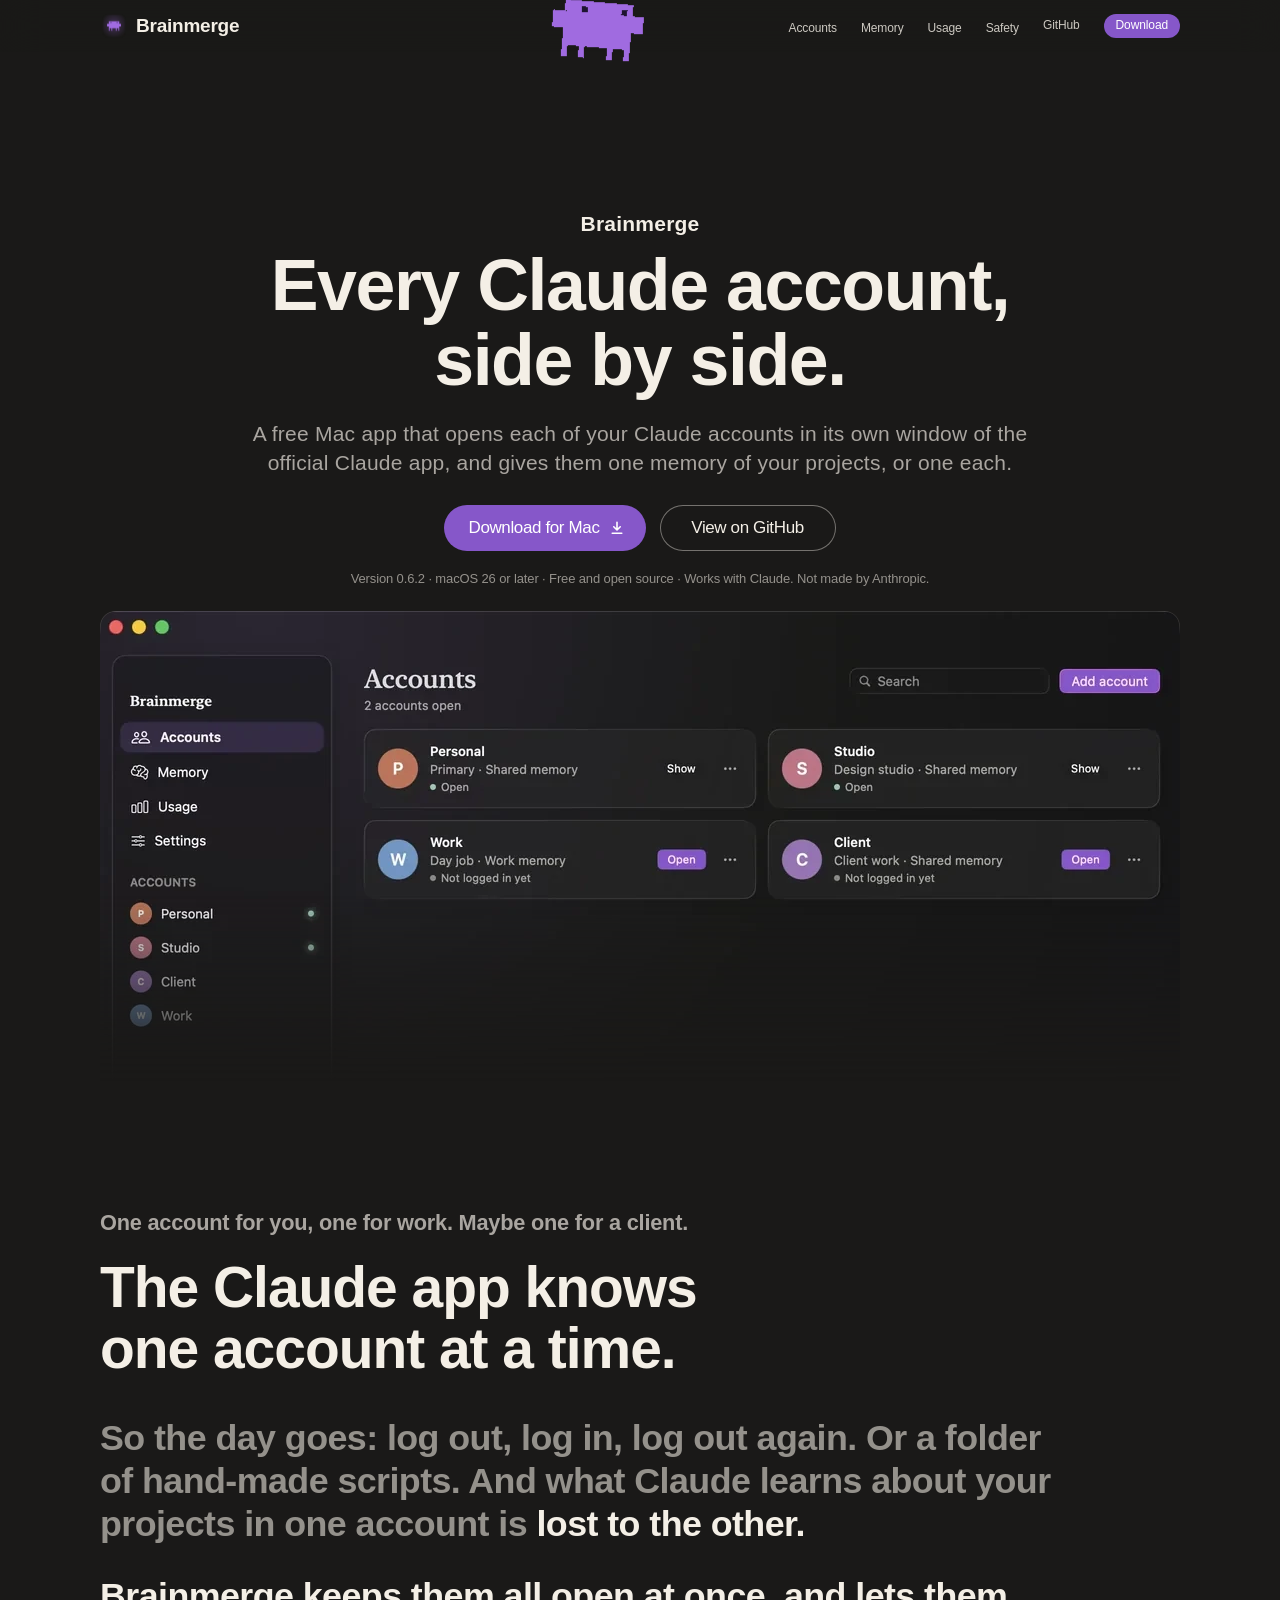
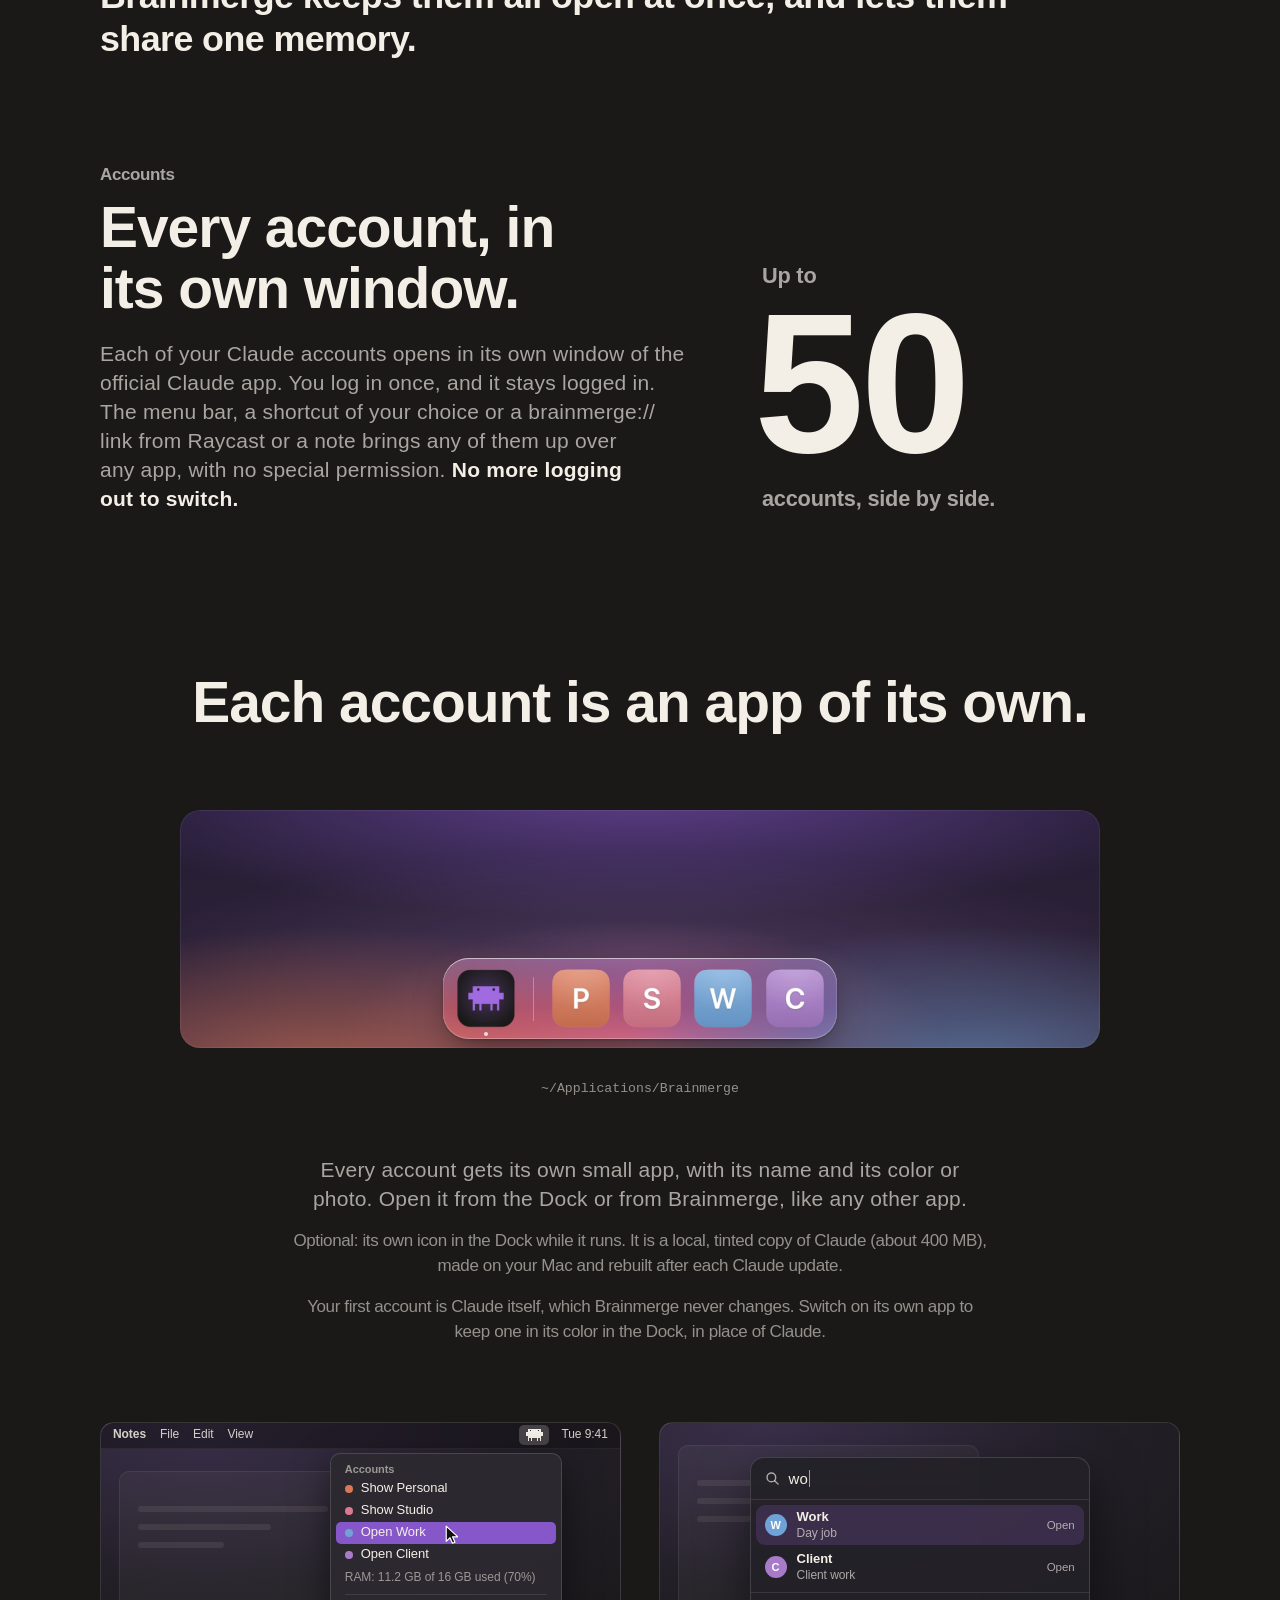
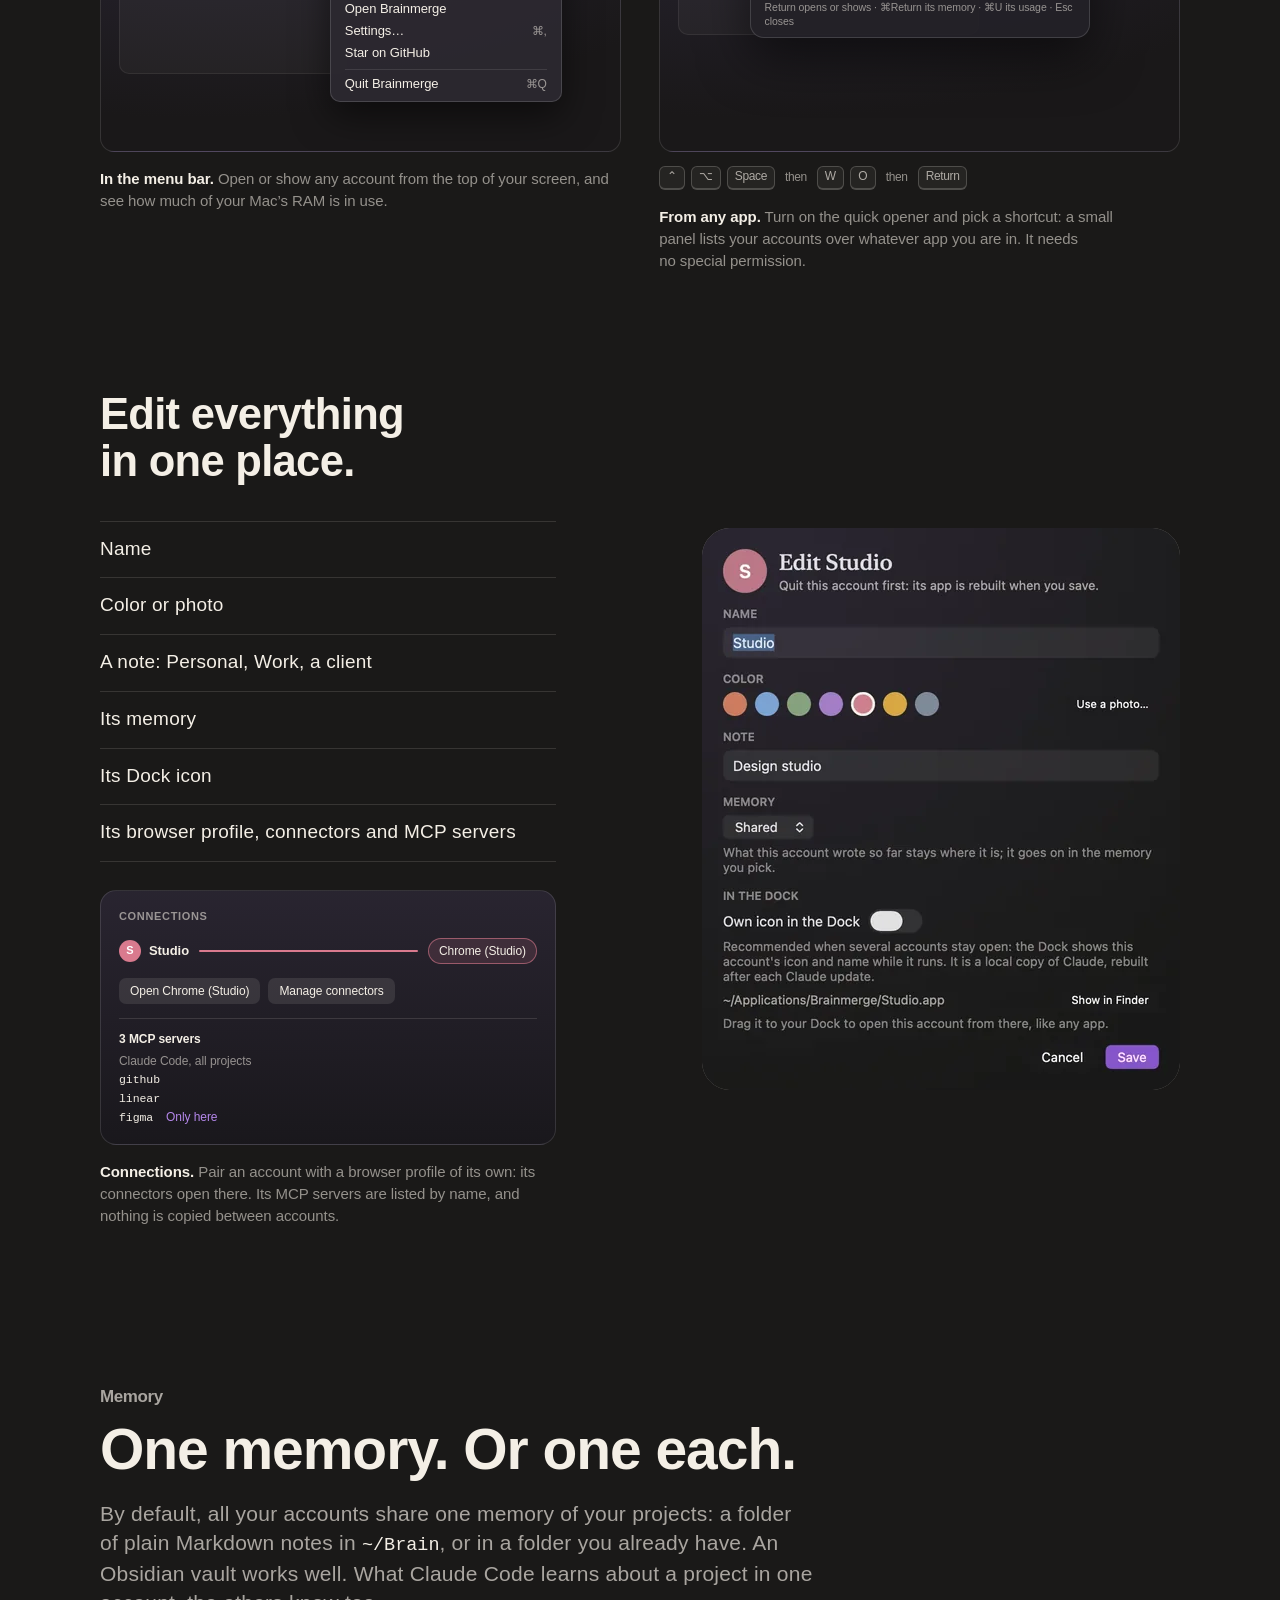
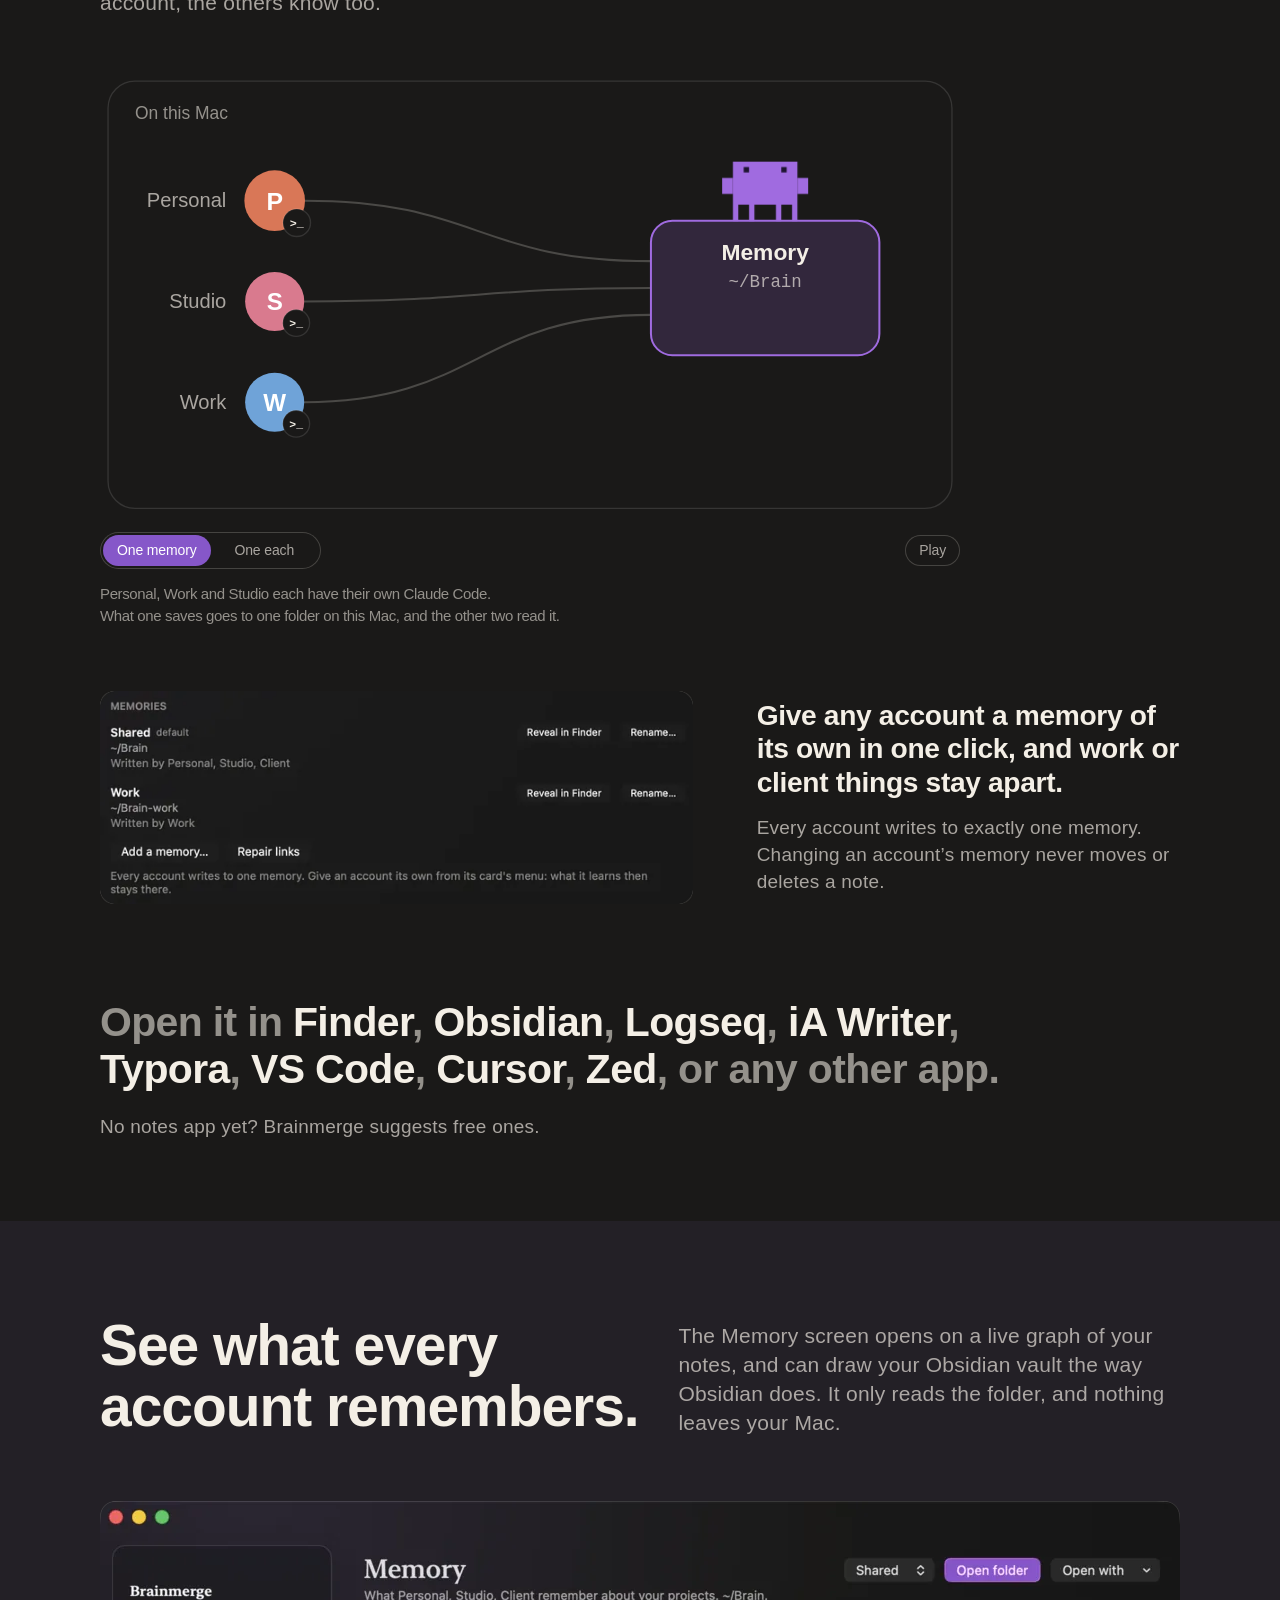
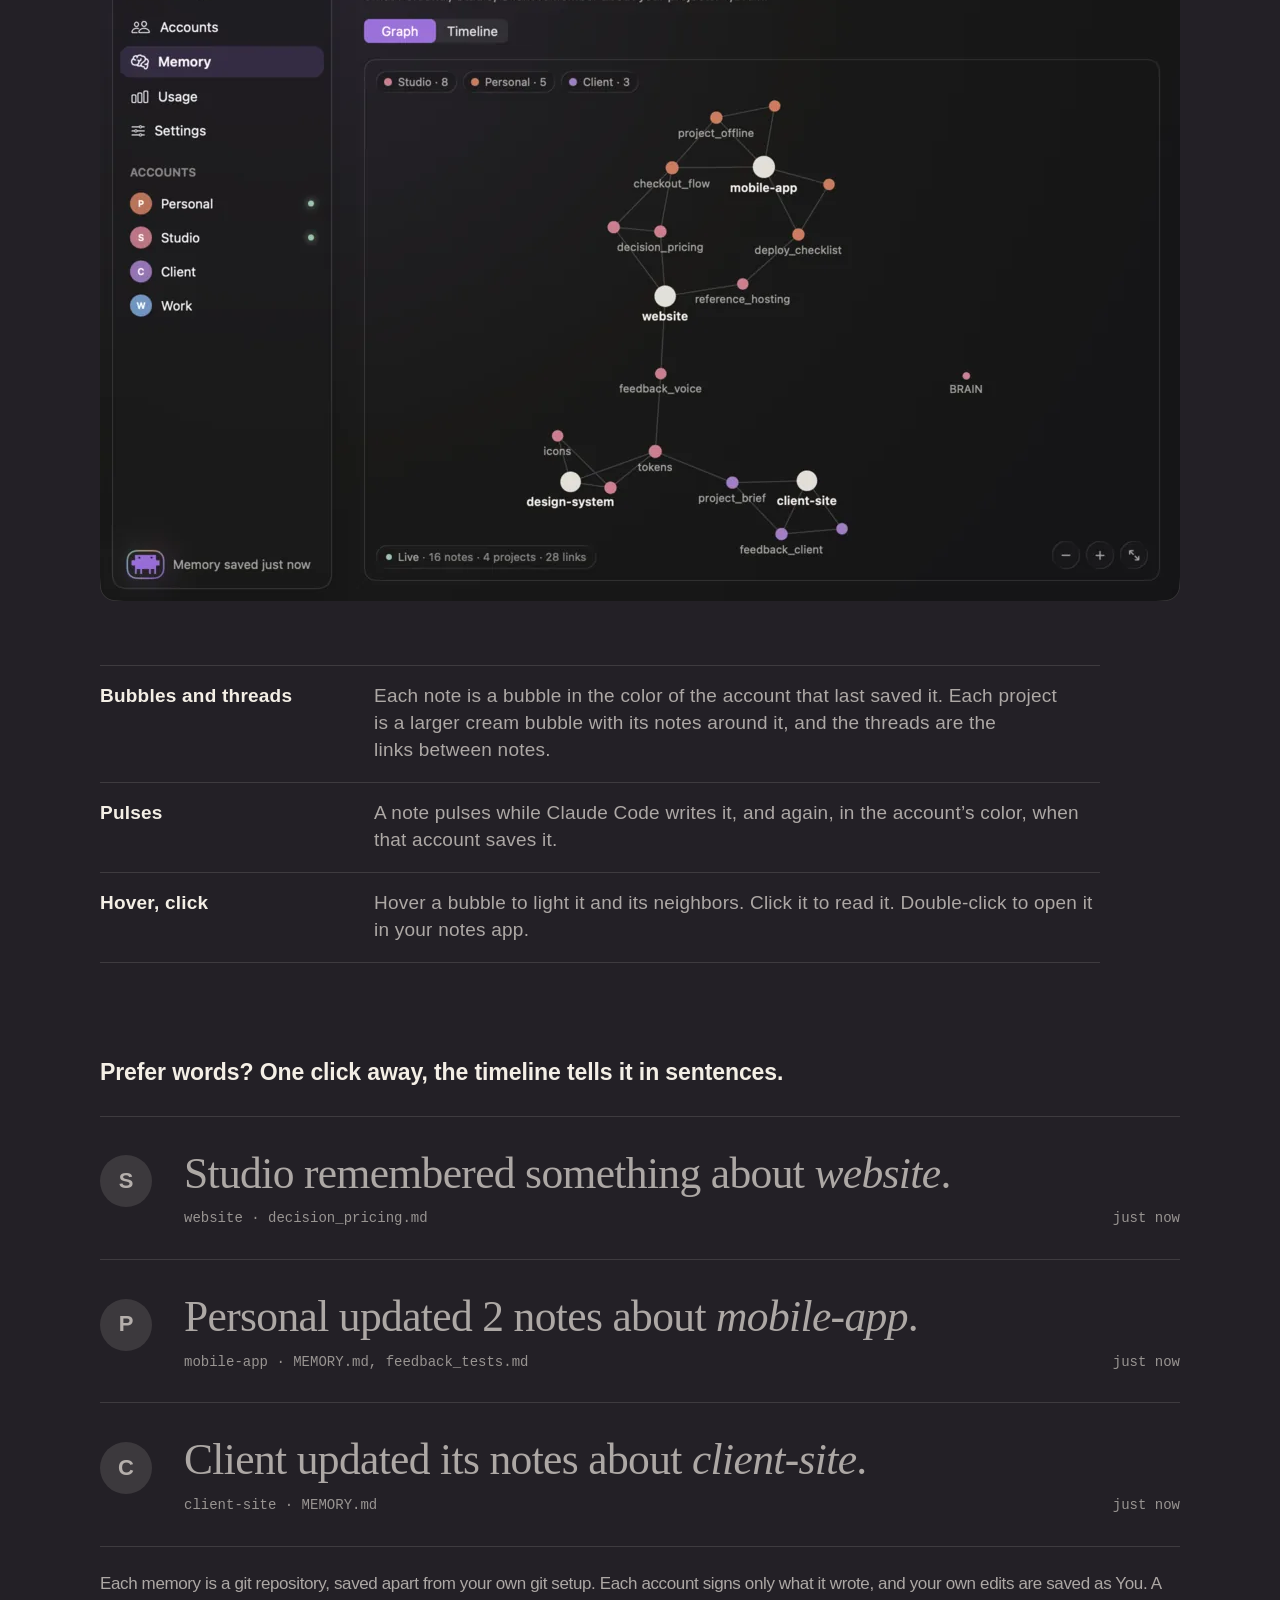
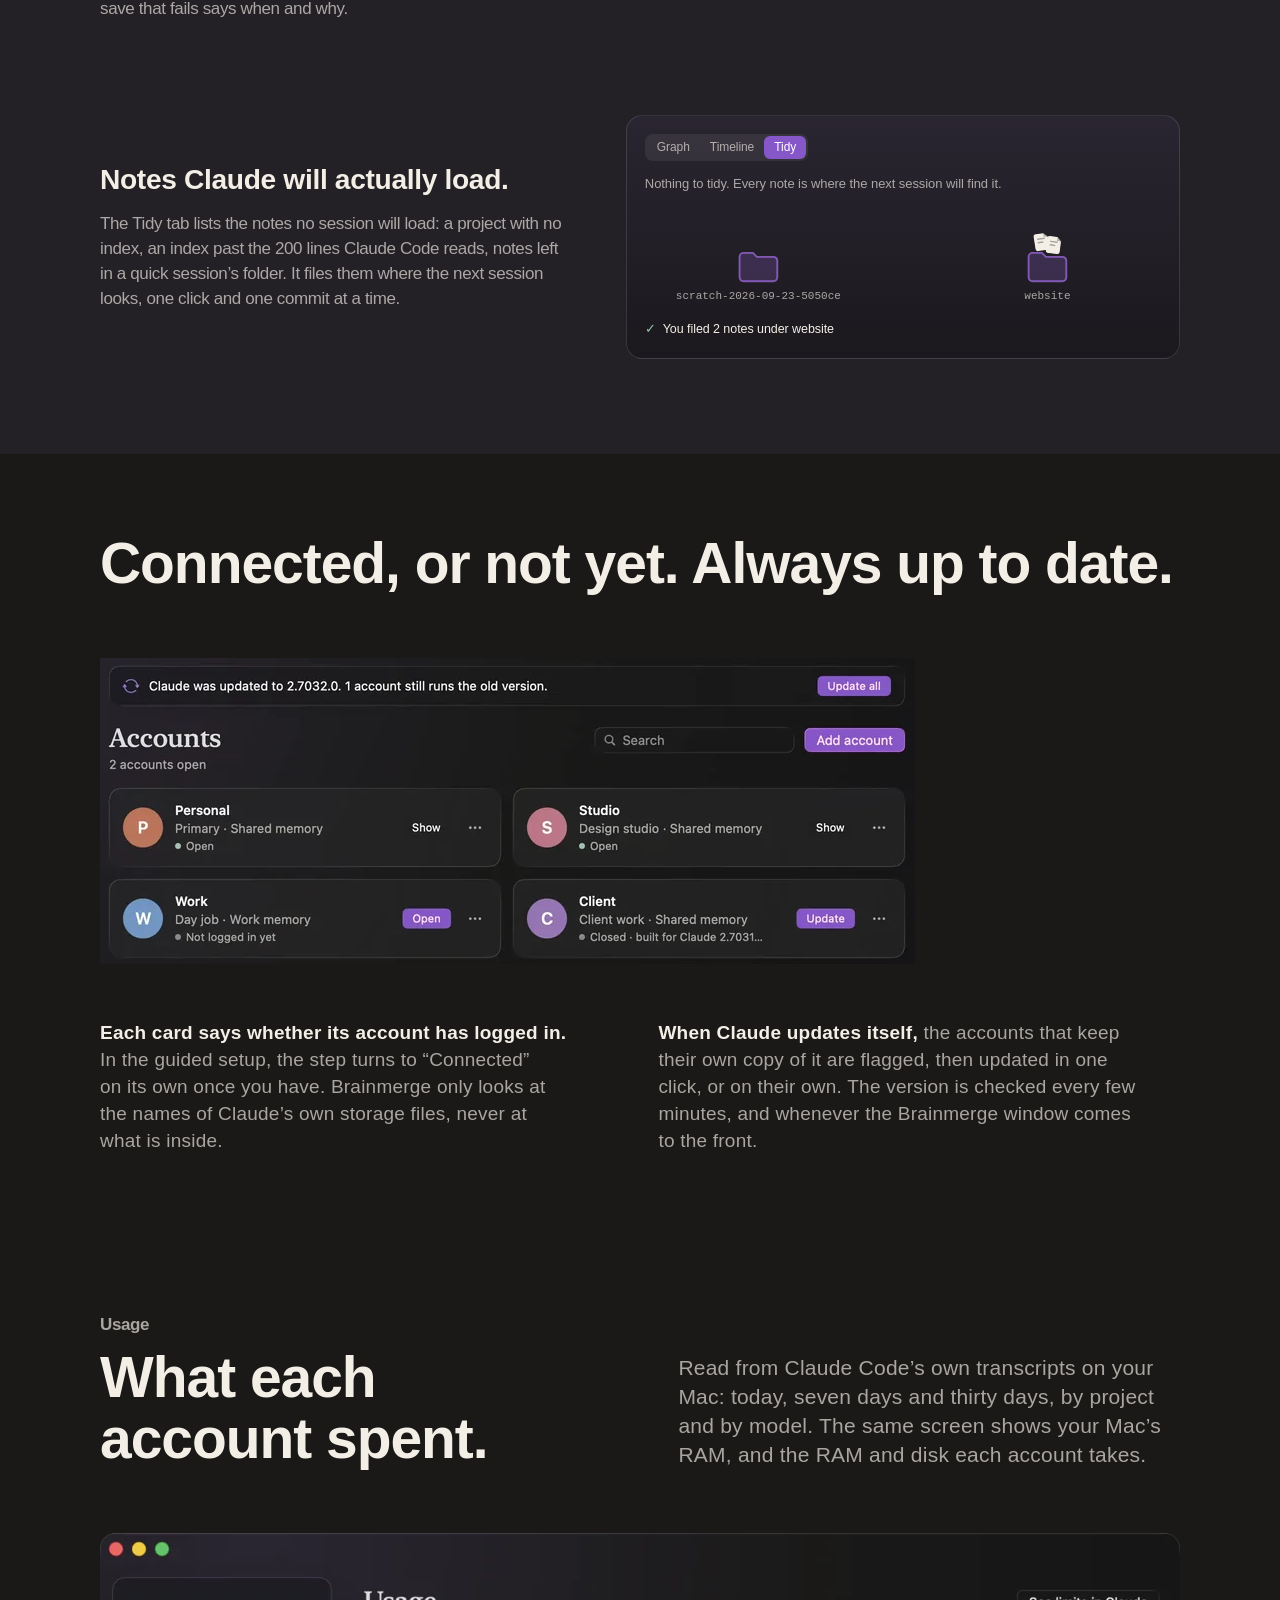
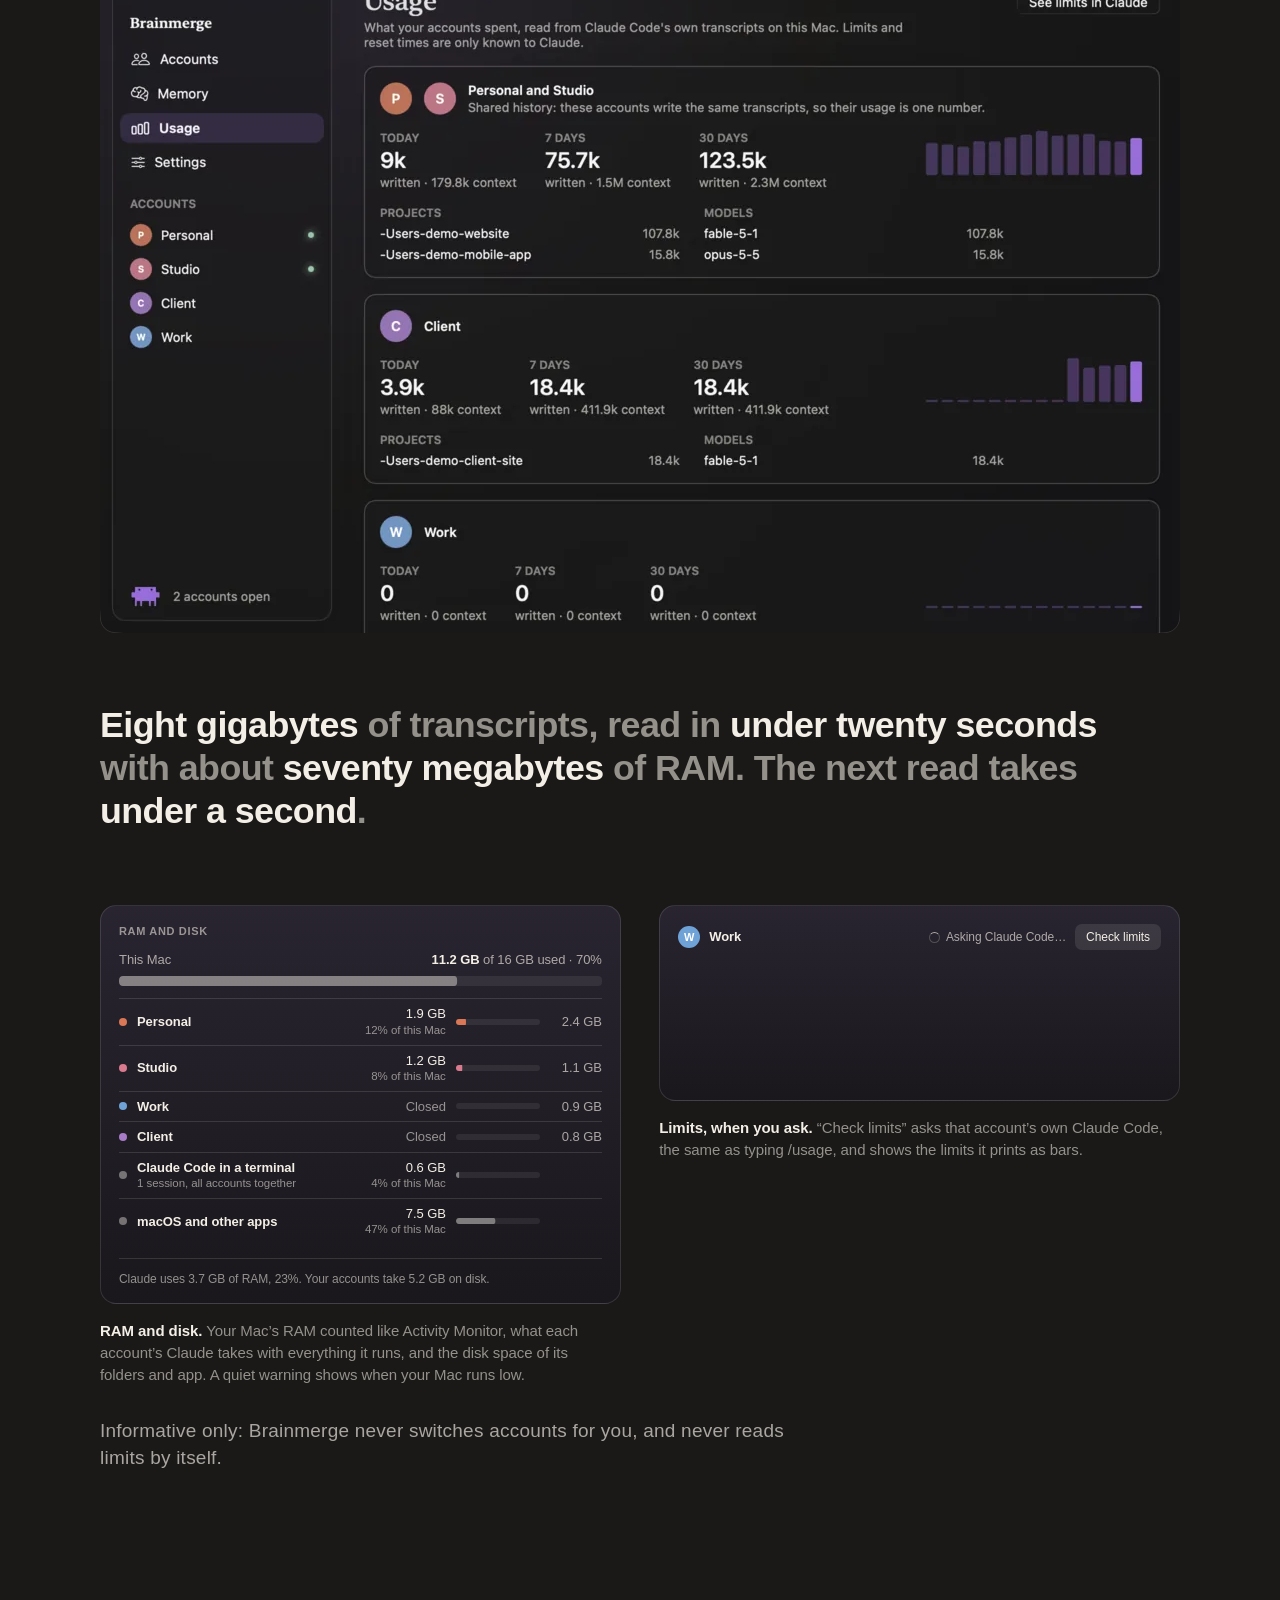
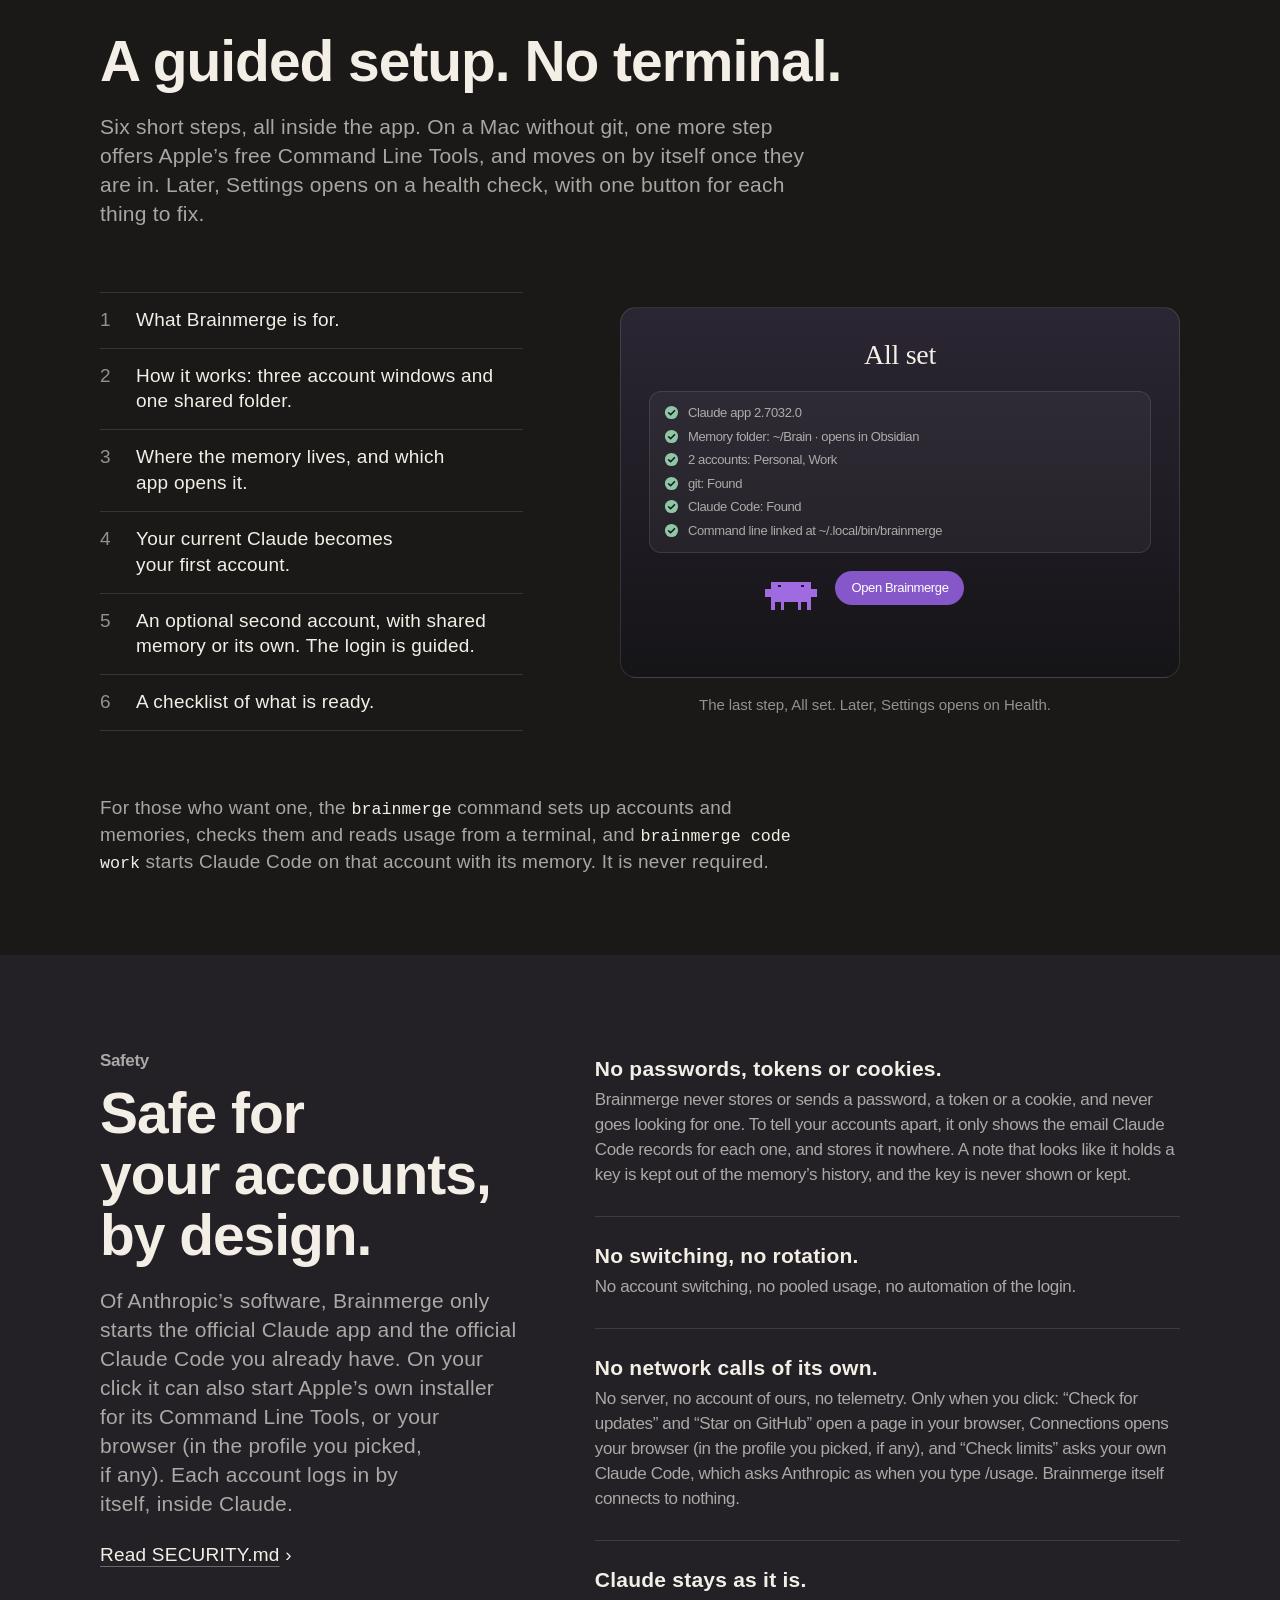
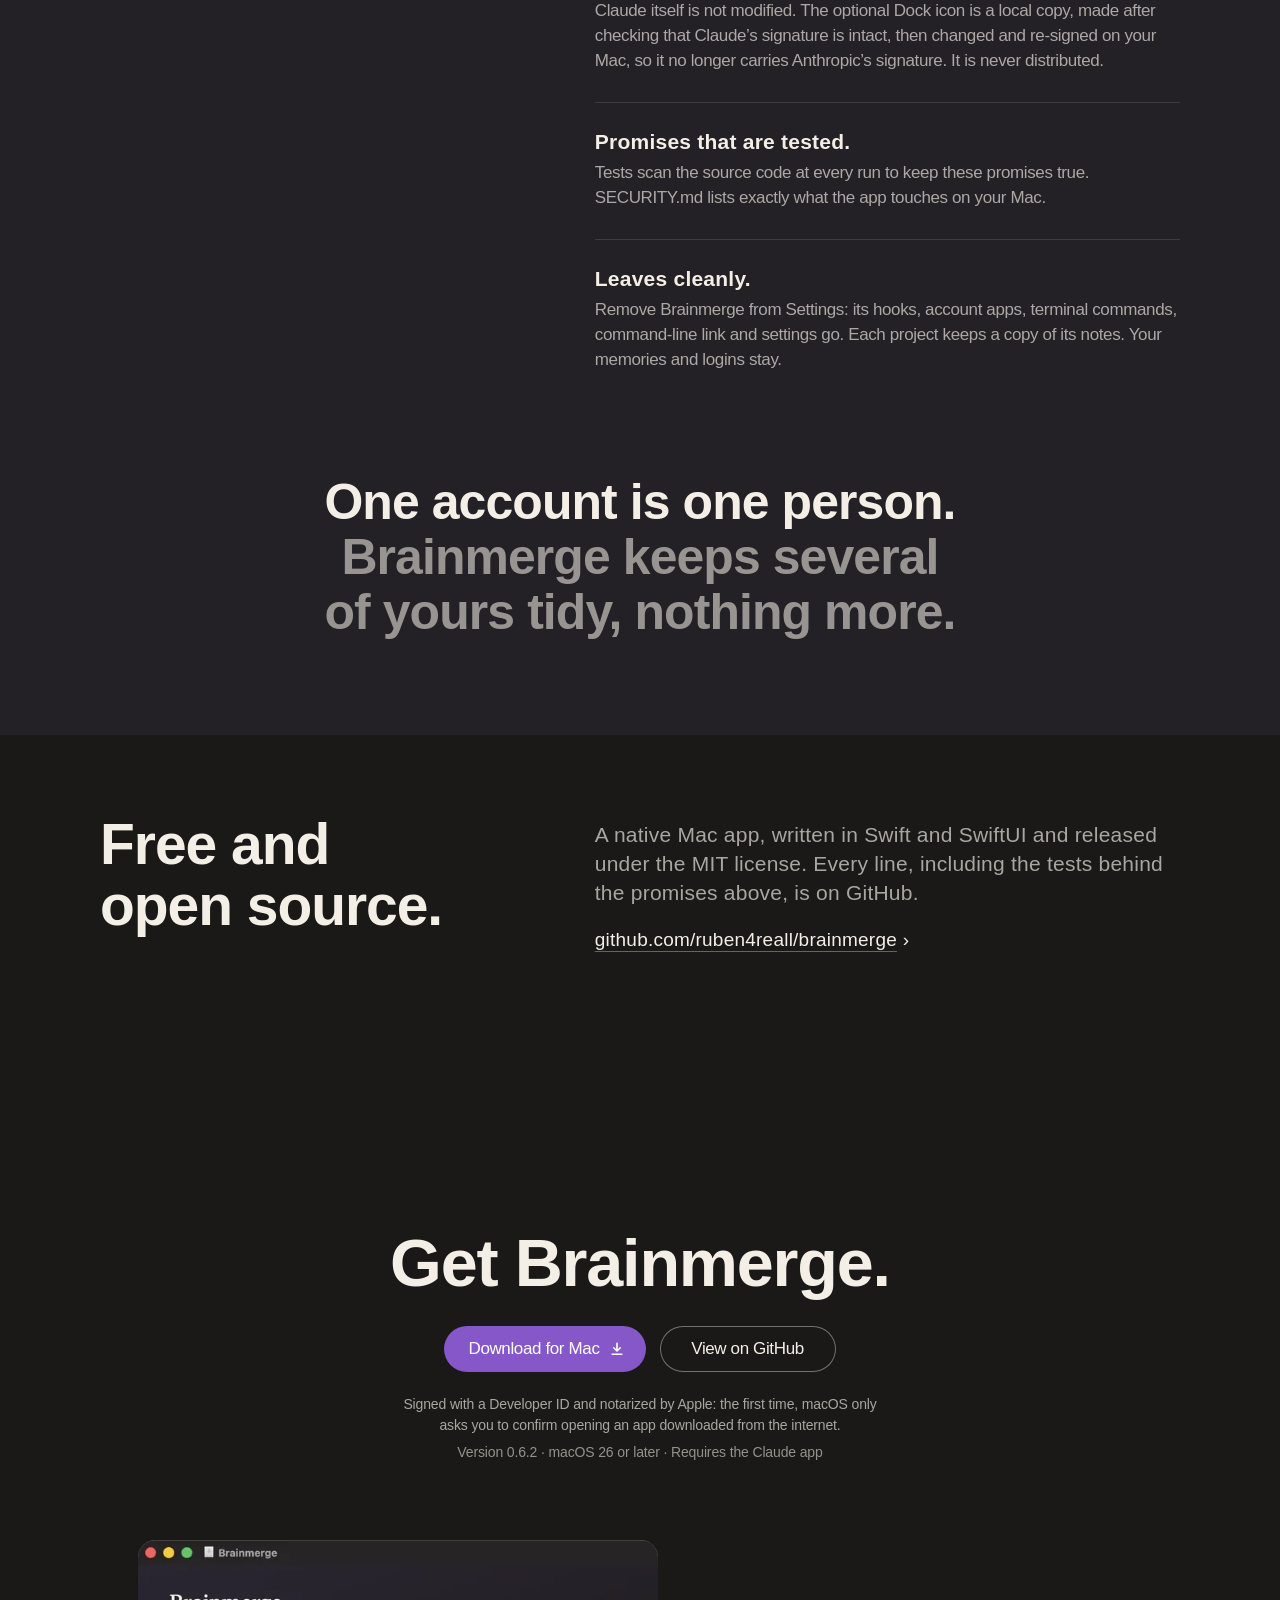
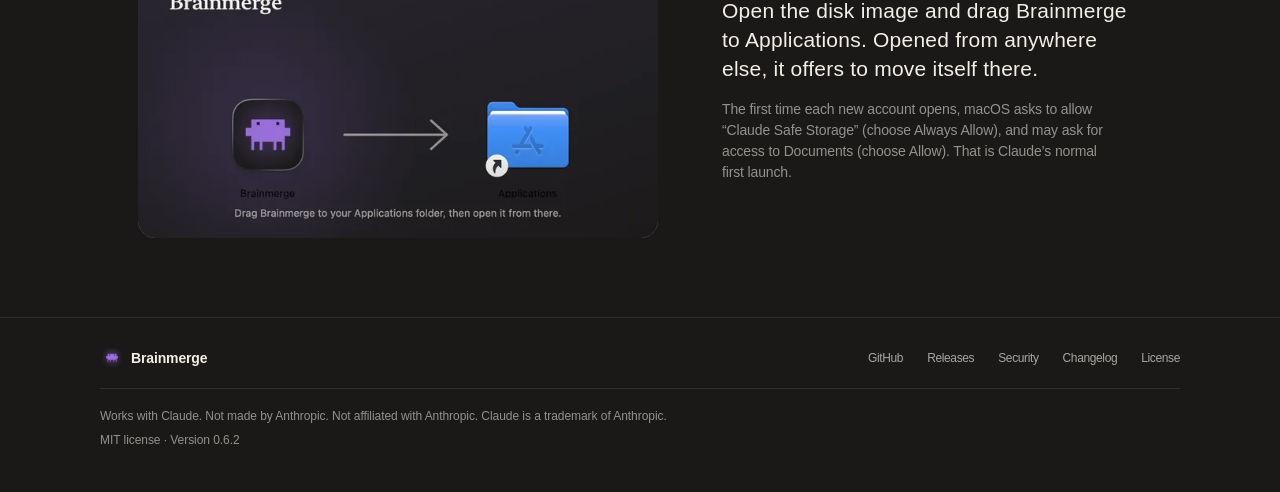
<file: site/index.html>
<!doctype html>
<html lang="en">
<head>
  <meta charset="utf-8">
  <meta name="viewport" content="width=device-width, initial-scale=1">
  <title>Brainmerge: every Claude account, side by side</title>
  <meta name="description" content="A free, open-source Mac app. Each of your Claude accounts opens in its own window of the official Claude app, with one memory of your projects, or one each, and a live graph of what each account remembers.">
  <link rel="canonical" href="https://brainmerge.vercel.app/">
  <meta name="color-scheme" content="dark">
  <meta name="theme-color" content="#1A1918">
  <meta property="og:type" content="website">
  <meta property="og:site_name" content="Brainmerge">
  <meta property="og:url" content="https://brainmerge.vercel.app/">
  <meta property="og:title" content="Brainmerge: every Claude account, side by side">
  <meta property="og:description" content="A free, open-source Mac app. Each of your Claude accounts in its own window, with one memory of your projects, or one each.">
  <meta property="og:image" content="https://brainmerge.vercel.app/assets/og.jpg">
  <meta property="og:image:width" content="1280">
  <meta property="og:image:height" content="640">
  <meta property="og:image:alt" content="The Brainmerge creature, a small purple pixel figure, and the words: every Claude account, side by side.">
  <meta name="twitter:card" content="summary_large_image">
  <meta name="twitter:title" content="Brainmerge: every Claude account, side by side">
  <meta name="twitter:description" content="A free, open-source Mac app. Each of your Claude accounts in its own window, with one memory of your projects, or one each.">
  <meta name="twitter:image" content="https://brainmerge.vercel.app/assets/og.jpg">
  <link rel="icon" type="image/png" href="assets/favicon-32.png">
  <link rel="icon" type="image/svg+xml" href="assets/logo-mark.svg">
  <link rel="apple-touch-icon" href="assets/apple-touch-icon.png">
  <link rel="stylesheet" href="styles.css">
  <link rel="stylesheet" href="dock.css">
  <link rel="stylesheet" href="companion.css">
  <script src="script.js" defer></script>
  <script src="dock.js" defer></script>
  <script src="companion.js" defer></script>
</head>
<body>
  <a class="skip" href="#main">Skip to content</a>

  <header class="nav">
    <nav class="nav-inner" aria-label="Brainmerge">
      <a class="nav-brand" href="#top">
        <img src="assets/icon-512.webp" alt="" width="28" height="28">
        <span>Brainmerge</span>
      </a>
      <ul class="nav-links">
        <li><a href="#accounts">Accounts</a></li>
        <li><a href="#memory">Memory</a></li>
        <li><a href="#usage">Usage</a></li>
        <li><a href="#safety">Safety</a></li>
      </ul>
      <a class="nav-gh" href="https://github.com/ruben4reall/brainmerge">GitHub</a>
      <a class="nav-cta" href="https://github.com/ruben4reall/brainmerge/releases/latest/download/Brainmerge.dmg">Download</a>
    </nav>
  </header>

  <main id="main">

    <!-- Hero -->
    <section class="hero" id="top" aria-labelledby="hero-title">
      <div class="wrap hero-copy">
        <svg class="creature hero-creature" viewBox="0 -3 16 15" role="img" aria-label="The Brainmerge creature, a small purple pixel figure." shape-rendering="crispEdges">
          <rect class="cm-shadow" x="2" y="11" width="12" height="1" fill="#A06BE0" fill-opacity="0.18"/>
          <g class="cm-body"><path class="cm-cells" d="M2 0h12v1h-12zM2 1h12v1h-12zM2 2h12v1h-12zM0 3h16v1h-16zM0 4h16v1h-16zM0 5h16v1h-16zM2 6h12v1h-12zM2 7h12v1h-12zM2 8h1v1h-1zM5 8h1v1h-1zM10 8h1v1h-1zM13 8h1v1h-1zM2 9h1v1h-1zM5 9h1v1h-1zM10 9h1v1h-1zM13 9h1v1h-1zM2 10h1v1h-1zM5 10h1v1h-1zM10 10h1v1h-1zM13 10h1v1h-1z" fill="#A06BE0"/><g class="cm-eyes" fill="#1E1430"><rect x="4" y="1" width="1" height="1"/><rect x="11" y="1" width="1" height="1"/></g></g>
        </svg>
        <p class="hero-name">Brainmerge</p>
        <h1 id="hero-title">Every Claude account,<br class="br-wide"> side by&nbsp;side.</h1>
        <p class="hero-sub">A free Mac app that opens each of your Claude accounts in its own window of the official Claude app, and gives them one memory of your projects, or one&nbsp;each.</p>
        <div class="actions">
          <a class="btn btn-primary btn-dl" href="https://github.com/ruben4reall/brainmerge/releases/latest/download/Brainmerge.dmg"><span>Download for Mac</span><svg class="dl-ico" viewBox="0 0 16 16" aria-hidden="true" focusable="false"><path class="dl-arrow" d="M8 2.25v7.5M4.75 6.75 8 10l3.25-3.25" fill="none" stroke="currentColor" stroke-width="1.6" stroke-linecap="round" stroke-linejoin="round"/><path d="M3.25 13.25h9.5" fill="none" stroke="currentColor" stroke-width="1.6" stroke-linecap="round"/></svg></a>
          <a class="btn btn-ghost" href="https://github.com/ruben4reall/brainmerge">View on GitHub</a>
        </div>
        <p class="fine hero-fine"><span class="nw">Version 0.6.2</span> <span aria-hidden="true">·</span> <span class="nw">macOS 26 or later</span> <span aria-hidden="true">·</span> <span class="nw">Free and open source</span><span class="sep-wide" aria-hidden="true"> · </span><br class="br-narrow"> <span class="nw">Works with Claude.</span> <span class="nw">Not made by Anthropic.</span></p>
      </div>
      <figure class="hero-shot">
        <!-- Phones get readable crops of each screen. The device-width test keeps desktop windows on the full screenshots, even when narrowed. -->
        <picture>
          <source media="(max-width: 600px) and (max-device-width: 600px)" srcset="assets/crops/accounts-phone-1x.webp 1x, assets/crops/accounts-phone.webp 2x" width="412" height="272">
          <img class="window" src="assets/screens/accounts-1x.webp" srcset="assets/screens/accounts-1x.webp 1x, assets/screens/accounts.webp 2x" width="1080" height="700" fetchpriority="high" alt="The Brainmerge Accounts screen: each account is a card with its name, its note and the memory it uses. Personal is open, and Work is not logged in yet.">
        </picture>
      </figure>
    </section>

    <!-- The problem -->
    <section class="problem" aria-labelledby="problem-title">
      <div class="wrap">
        <p class="problem-kicker reveal">One account for you, one for work. Maybe one for a&nbsp;client.</p>
        <h2 class="problem-title reveal" id="problem-title">The Claude app knows one account at a&nbsp;time.</h2>
        <p class="problem-body reveal">So the day goes: log out, log in, log out again. Or a folder of hand-made scripts. And what Claude learns about your projects in one account is <span class="hi">lost to the&nbsp;other.</span></p>
        <p class="problem-turn reveal">Brainmerge keeps them all open at once, and lets them share one&nbsp;memory.</p>
      </div>
    </section>

    <!-- Every account, in its own window -->
    <section class="section accounts" id="accounts" aria-labelledby="accounts-title">
      <div class="wrap split split-stat">
        <div class="reveal">
          <p class="eyebrow">Accounts</p>
          <h2 class="h2" id="accounts-title">Every account, in its own&nbsp;window.</h2>
          <p class="lead">Each of your Claude accounts opens in its own window of the official Claude app. You log in once, and it stays logged in. The menu bar, a shortcut of your choice or a brainmerge:// link from Raycast or a note brings any of them up over any app, with no special permission. <strong>No more logging out to&nbsp;switch.</strong></p>
        </div>
        <p class="stat reveal"><span class="stat-pre">Up to</span> <span class="stat-fig">50</span> <span class="stat-label">accounts, side by&nbsp;side.</span></p>
      </div>
    </section>

    <!-- An app of its own -->
    <section class="section apps" aria-labelledby="apps-title">
      <div class="wrap">
        <h2 class="h2 center reveal" id="apps-title">Each account is an app of its&nbsp;own.</h2>
        <div class="dock-stage reveal">
          <div class="mac">
            <div class="mdock" role="group" aria-label="A Mac Dock: Brainmerge, then the apps of four accounts, each in its own color: Personal in orange, Studio in pink, Work in blue and Client in purple. Choose an app to open it.">
              <div class="mdock-glass" aria-hidden="true"><span class="mdock-half is-l"><span class="mdock-bar"></span></span><span class="mdock-half is-r"><span class="mdock-bar"></span></span></div>
              <div class="mdock-row">
                <button class="mdock-app" type="button" data-name="Brainmerge" data-running aria-label="Brainmerge, open"><span class="mdock-icon" aria-hidden="true"><img src="assets/icon-512.webp" alt="" width="512" height="512" loading="lazy" decoding="async"></span><span class="mdock-name" aria-hidden="true">Brainmerge</span><span class="mdock-dot" aria-hidden="true"></span></button>
                <span class="mdock-sep" aria-hidden="true"></span>
                <button class="mdock-app" type="button" data-name="Personal" data-opener aria-label="Personal"><span class="mdock-icon" aria-hidden="true"><img src="assets/dock/personal-256.webp" srcset="assets/dock/personal-256.webp 256w, assets/dock/personal-512.webp 512w" sizes="calc(1.6 * clamp(52px, 4vw + 20px, 80px))" alt="" width="256" height="256" loading="lazy" decoding="async"></span><span class="mdock-name" aria-hidden="true">Personal</span><span class="mdock-dot" aria-hidden="true"></span></button>
                <button class="mdock-app" type="button" data-name="Studio" data-running aria-label="Studio, open"><span class="mdock-icon" aria-hidden="true"><img src="assets/dock/studio-256.webp" srcset="assets/dock/studio-256.webp 256w, assets/dock/studio-512.webp 512w" sizes="calc(1.6 * clamp(52px, 4vw + 20px, 80px))" alt="" width="256" height="256" loading="lazy" decoding="async"></span><span class="mdock-name" aria-hidden="true">Studio</span><span class="mdock-dot" aria-hidden="true"></span></button>
                <button class="mdock-app" type="button" data-name="Work" aria-label="Work"><span class="mdock-icon" aria-hidden="true"><img src="assets/dock/work-256.webp" srcset="assets/dock/work-256.webp 256w, assets/dock/work-512.webp 512w" sizes="calc(1.6 * clamp(52px, 4vw + 20px, 80px))" alt="" width="256" height="256" loading="lazy" decoding="async"></span><span class="mdock-name" aria-hidden="true">Work</span><span class="mdock-dot" aria-hidden="true"></span></button>
                <button class="mdock-app" type="button" data-name="Client" aria-label="Client"><span class="mdock-icon" aria-hidden="true"><img src="assets/dock/client-256.webp" srcset="assets/dock/client-256.webp 256w, assets/dock/client-512.webp 512w" sizes="calc(1.6 * clamp(52px, 4vw + 20px, 80px))" alt="" width="256" height="256" loading="lazy" decoding="async"></span><span class="mdock-name" aria-hidden="true">Client</span><span class="mdock-dot" aria-hidden="true"></span></button>
              </div>
            </div>
          </div>
          <p class="dock-path"><code>~/Applications/Brainmerge</code></p>
        </div>
        <div class="apps-copy reveal">
          <p>Every account gets its own small app, with its name and its color or photo. Open it from the Dock or from Brainmerge, like any other&nbsp;app.</p>
          <p class="apps-optional">Optional: its own icon in the Dock while it runs. It is a local, tinted copy of Claude (about 400&nbsp;MB), made on your Mac and rebuilt after each Claude&nbsp;update.</p>
          <p class="apps-optional">Your first account is Claude itself, which Brainmerge never changes. Switch on its own app to keep one in its color in the Dock, in place of&nbsp;Claude.</p>
        </div>
      </div>

      <div class="wrap anywhere">
        <figure class="scene scene-menu reveal" data-scene="menu">
          <div class="screen" role="img" aria-label="The creature in the Mac’s menu bar, its menu open: Show Personal, Show Studio, Open Work and Open Client, the Mac’s RAM, then Open Brainmerge, Settings, Star on GitHub and Quit Brainmerge. The pointer is on Open Work.">
            <div class="mb-bar" aria-hidden="true">
              <span class="mb-left"><b>Notes</b><span>File</span><span>Edit</span><span>View</span></span>
              <span class="mb-right"><span class="mb-icon"><svg viewBox="0 0 16 11" shape-rendering="crispEdges"><path d="M2 0h12v1h-12zM2 1h12v1h-12zM2 2h12v1h-12zM0 3h16v1h-16zM0 4h16v1h-16zM0 5h16v1h-16zM2 6h12v1h-12zM2 7h12v1h-12zM2 8h1v1h-1zM5 8h1v1h-1zM10 8h1v1h-1zM13 8h1v1h-1zM2 9h1v1h-1zM5 9h1v1h-1zM10 9h1v1h-1zM13 9h1v1h-1zM2 10h1v1h-1zM5 10h1v1h-1zM10 10h1v1h-1zM13 10h1v1h-1z" fill="currentColor"/><path d="M4 1h1v1H4zM11 1h1v1h-1z" fill="#2A2730"/></svg></span><span class="mb-clock">Tue 9:41</span></span>
            </div>
            <div class="mb-app" aria-hidden="true"><i></i><i></i><i></i></div>
            <div class="mb-menu" aria-hidden="true">
              <p class="mb-head">Accounts</p>
              <div class="mb-accounts">
                <span class="mb-hl"></span>
                <p class="mb-item acc-p"><i class="dot"></i>Show Personal</p>
                <p class="mb-item acc-s"><i class="dot"></i>Show Studio</p>
                <p class="mb-item acc-w"><i class="dot"></i>Open Work</p>
                <p class="mb-item acc-c"><i class="dot"></i>Open Client</p>
              </div>
              <p class="mb-info">RAM: 11.2 GB of 16 GB used (70%)</p>
              <hr>
              <p class="mb-item">Open Brainmerge</p>
              <p class="mb-item">Settings…<kbd>⌘,</kbd></p>
              <p class="mb-item">Star on GitHub</p>
              <hr>
              <p class="mb-item">Quit Brainmerge<kbd>⌘Q</kbd></p>
            </div>
            <svg class="mb-cursor" aria-hidden="true" viewBox="0 0 12 18"><path d="M1 1v14.5l3.6-3.4 2.3 5.2 2.4-1-2.3-5.1H12z" fill="#111" stroke="#fff" stroke-width="1.1" stroke-linejoin="round"/></svg>
          </div>
          <figcaption><strong>In the menu bar.</strong> Open or show any account from the top of your screen, and see how much of your Mac’s RAM is in&nbsp;use.</figcaption>
        </figure>
        <figure class="scene scene-opener reveal" data-scene="opener">
          <div class="screen" role="img" aria-label="Over another app, the quick opener’s shortcut brings up a small panel of accounts. Typing w and o leaves Work, whose name starts with them, and Client, whose note says Client work. Work is picked: Return opens it in its own window.">
            <div class="qo-app" aria-hidden="true"><i></i><i></i><i></i></div>
            <div class="qo-panel" aria-hidden="true">
              <p class="qo-search"><svg viewBox="0 0 16 16"><circle cx="6.8" cy="6.8" r="4.6" fill="none" stroke="currentColor" stroke-width="1.5"/><path d="M10.3 10.3 14 14" stroke="currentColor" stroke-width="1.5" stroke-linecap="round"/></svg><span class="qo-field"><span class="qo-typed"><span class="qo-k1">w</span><span class="qo-k2">o</span></span><i class="qo-caret"></i><span class="qo-ph">Open an account</span></span></p>
              <div class="qo-lists">
                <ul class="qo-rows qo-all"><li class="acc-p pick"><i class="orb">P</i><span class="qo-nm">Personal<small>Primary</small></span><span class="qo-word">Show</span></li><li class="acc-s"><i class="orb">S</i><span class="qo-nm">Studio<small>Design studio</small></span><span class="qo-word">Show</span></li><li class="acc-w"><i class="orb">W</i><span class="qo-nm">Work<small>Day job</small></span><span class="qo-word">Open</span></li><li class="acc-c"><i class="orb">C</i><span class="qo-nm">Client<small>Client work</small></span><span class="qo-word">Open</span></li></ul>
                <ul class="qo-rows qo-found"><li class="acc-w pick"><i class="orb">W</i><span class="qo-nm">Work<small>Day job</small></span><span class="qo-word">Open</span></li><li class="acc-c"><i class="orb">C</i><span class="qo-nm">Client<small>Client work</small></span><span class="qo-word">Open</span></li></ul>
              </div>
              <p class="qo-foot">Return opens or shows · ⌘Return its memory · ⌘U its usage · Esc closes</p>
            </div>
          </div>
          <p class="qo-keys" aria-hidden="true"><kbd class="k-ctrl">⌃</kbd><kbd class="k-opt">⌥</kbd><kbd class="k-space">Space</kbd><span class="qo-plus">then</span><kbd class="k-w">W</kbd><kbd class="k-o">O</kbd><span class="qo-plus">then</span><kbd class="k-ret">Return</kbd></p>
          <figcaption><strong>From any app.</strong> Turn on the quick opener and pick a shortcut: a small panel lists your accounts over whatever app you are in. It needs no special&nbsp;permission.</figcaption>
        </figure>
      </div>
    </section>

    <!-- Edit in one place -->
    <section class="section edit" aria-labelledby="edit-title">
      <div class="wrap split split-media">
        <div class="edit-copy reveal">
          <h2 class="h3-lg" id="edit-title">Edit everything in one&nbsp;place.</h2>
          <ul class="spec-list">
            <li>Name</li>
            <li>Color or photo</li>
            <li>A note: Personal, Work, a client</li>
            <li>Its memory</li>
            <li>Its Dock icon</li>
            <li>Its browser profile, connectors and MCP&nbsp;servers</li>
          </ul>
          <figure class="scene scene-conn" data-scene="conn">
            <div class="card conn-card acc-s" role="img" aria-label="Connections, in Studio’s edit sheet: Studio is paired with a Chrome profile of its own. Open Chrome (Studio) starts that profile, and Manage connectors opens Studio’s connectors there. Its 3 MCP servers are listed by name: github, linear, and figma, which only Studio has.">
              <p class="card-label" aria-hidden="true">Connections</p>
              <p class="conn-pair" aria-hidden="true"><span class="conn-acc"><i class="orb">S</i>Studio</span><span class="conn-line"><i></i></span><span class="conn-prof">Chrome (Studio)</span></p>
              <p class="conn-btns" aria-hidden="true"><span class="chip-btn">Open Chrome (Studio)</span><span class="chip-btn">Manage connectors</span></p>
              <div class="conn-mcp" aria-hidden="true"><p class="conn-mcp-title">3 MCP servers</p><p class="conn-group">Claude Code, all projects</p><ul><li>github</li><li>linear</li><li>figma <span class="conn-only">Only here</span></li></ul></div>
            </div>
            <figcaption><strong>Connections.</strong> Pair an account with a browser profile of its own: its connectors open there. Its MCP servers are listed by name, and nothing is copied between&nbsp;accounts.</figcaption>
          </figure>
        </div>
        <figure class="edit-shot reveal">
          <img class="window" src="assets/crops/edit-sheet-1x.webp" srcset="assets/crops/edit-sheet-1x.webp 1x, assets/crops/edit-sheet.webp 2x" width="478" height="562" loading="lazy" alt="The Edit Studio sheet: the name Studio, a row of colors with Use a photo, the note Design studio, the memory set to Shared, the Own icon in the Dock switch, and the account’s app in ~/Applications/Brainmerge with Show in Finder.">
        </figure>
      </div>
    </section>

    <!-- One memory, or one each -->
    <section class="section memory" id="memory" aria-labelledby="memory-title">
      <div class="wrap">
        <div class="memory-head reveal">
          <p class="eyebrow">Memory</p>
          <h2 class="h2" id="memory-title">One memory. Or one&nbsp;each.</h2>
          <p class="lead">By default, all your accounts share one memory of your projects: a folder of plain Markdown notes in <code>~/Brain</code>, or in a folder you already have. An Obsidian vault works well. What Claude Code learns about a project in one account, the others know&nbsp;too.</p>
        </div>
        <figure class="flow-fig reveal" data-mode="shared">
          <div class="flow-stage">
        <svg class="flow flow-wide" viewBox="60 0 640 330" role="img" aria-labelledby="flow-wide-t">
              <title id="flow-wide-t">Personal, Work and Studio, each with its own Claude Code. One account saves a note to the memory, a folder on this Mac, and the other accounts read the same note.</title>
              <rect class="fl-frame" x="66" y="6" width="628" height="318" rx="20" fill="none" stroke="#FFFFFF" stroke-opacity="0.12"/>
              <text class="fl-frame-label" x="86" y="34">On this Mac</text>
              <g class="fl-lanes" data-mode="shared">
              <path class="fl-lane" data-acc="p" data-mode="shared" d="M212 95C341 95 341 140 470 140" fill="none" stroke="#F4EFE6" stroke-opacity="0.22" stroke-width="1.5"/><path class="fl-lit" data-acc="p" data-mode="shared" d="M212 95C341 95 341 140 470 140" fill="none" stroke="#F4EFE6" stroke-opacity="0.6" stroke-width="2" opacity="0"/>
              <path class="fl-lane" data-acc="s" data-mode="shared" d="M212 170C341 170 341 160 470 160" fill="none" stroke="#F4EFE6" stroke-opacity="0.22" stroke-width="1.5"/><path class="fl-lit" data-acc="s" data-mode="shared" d="M212 170C341 170 341 160 470 160" fill="none" stroke="#F4EFE6" stroke-opacity="0.6" stroke-width="2" opacity="0"/>
              <path class="fl-lane" data-acc="w" data-mode="shared" d="M212 245C341 245 341 180 470 180" fill="none" stroke="#F4EFE6" stroke-opacity="0.22" stroke-width="1.5"/><path class="fl-lit" data-acc="w" data-mode="shared" d="M212 245C341 245 341 180 470 180" fill="none" stroke="#F4EFE6" stroke-opacity="0.6" stroke-width="2" opacity="0"/>
              </g>
              <g class="fl-lanes" data-mode="each">
              <path class="fl-lane" data-acc="p" data-mode="each" d="M212 95C341 95 341 102 470 102" fill="none" stroke="#F4EFE6" stroke-opacity="0.22" stroke-width="1.5"/><path class="fl-lit" data-acc="p" data-mode="each" d="M212 95C341 95 341 102 470 102" fill="none" stroke="#F4EFE6" stroke-opacity="0.6" stroke-width="2" opacity="0"/>
              <path class="fl-lane" data-acc="s" data-mode="each" d="M212 170C341 170 341 122 470 122" fill="none" stroke="#F4EFE6" stroke-opacity="0.22" stroke-width="1.5"/><path class="fl-lit" data-acc="s" data-mode="each" d="M212 170C341 170 341 122 470 122" fill="none" stroke="#F4EFE6" stroke-opacity="0.6" stroke-width="2" opacity="0"/>
              <path class="fl-lane" data-acc="w" data-mode="each" d="M212 245C341 245 341 262 470 262" fill="none" stroke="#F4EFE6" stroke-opacity="0.22" stroke-width="1.5"/><path class="fl-lit" data-acc="w" data-mode="each" d="M212 245C341 245 341 262 470 262" fill="none" stroke="#F4EFE6" stroke-opacity="0.6" stroke-width="2" opacity="0"/>
              </g>
              <g class="fl-box fl-box-shared" data-box="shared">
              <rect x="470" y="110" width="170" height="100" rx="16" fill="#A06BE0" fill-opacity="0.18" stroke="#A06BE0" stroke-width="1.5"/>
              <rect class="fl-flash" x="470" y="110" width="170" height="100" rx="16" fill="none" stroke="#B487EA" stroke-width="3" opacity="0"/>
              <text class="fl-box-title" x="555" y="139" text-anchor="middle">Memory</text>
              <text class="fl-box-path" x="555" y="159" text-anchor="middle">~/Brain</text>
                <g class="fl-slot" data-slot="0" transform="translate(505 174)">
                  <rect class="fl-bar-tint" width="100" height="4" rx="2" fill="#F4EFE6" opacity="0"/>
                  <rect class="fl-bar-cream" width="100" height="4" rx="2" fill="#F4EFE6" opacity="0"/>
                </g>
                <g class="fl-slot" data-slot="1" transform="translate(505 184)">
                  <rect class="fl-bar-tint" width="100" height="4" rx="2" fill="#F4EFE6" opacity="0"/>
                  <rect class="fl-bar-cream" width="100" height="4" rx="2" fill="#F4EFE6" opacity="0"/>
                </g>
                <g class="fl-slot" data-slot="2" transform="translate(505 194)">
                  <rect class="fl-bar-tint" width="100" height="4" rx="2" fill="#F4EFE6" opacity="0"/>
                  <rect class="fl-bar-cream" width="100" height="4" rx="2" fill="#F4EFE6" opacity="0"/>
                </g>
              <g class="fl-creature " transform="translate(523 66) scale(4)">
                <g class="fl-cr-sprite">
                  <path class="fl-cr-legs" d="M2 8h1v3H2zM5 8h1v3H5zM10 8h1v3h-1zM13 8h1v3h-1z" fill="#A06BE0"/>
                  <path d="M2 0h12v8H2z" fill="#A06BE0"/>
                  <g class="fl-cr-arms"><path d="M0 3h2v3H0zM14 3h2v3h-2z" fill="#A06BE0"/></g>
                  <g class="fl-cr-eyes" fill="#1E1430"><rect x="4" y="1" width="1" height="1"/><rect x="11" y="1" width="1" height="1"/></g>
                </g>
              </g>
              </g>
              <g class="fl-box fl-box-work" data-box="work">
              <rect x="470" y="222" width="170" height="80" rx="16" fill="#A06BE0" fill-opacity="0.18" stroke="#A06BE0" stroke-width="1.5"/>
              <rect class="fl-flash" x="470" y="222" width="170" height="80" rx="16" fill="none" stroke="#B487EA" stroke-width="3" opacity="0"/>
              <text class="fl-box-title" x="555" y="249" text-anchor="middle">Work memory</text>
              <text class="fl-box-path" x="555" y="268" text-anchor="middle">~/Brain-work</text>
                <g class="fl-slot" data-slot="0" transform="translate(505 282)">
                  <rect class="fl-bar-tint" width="100" height="4" rx="2" fill="#F4EFE6" opacity="0"/>
                  <rect class="fl-bar-cream" width="100" height="4" rx="2" fill="#F4EFE6" opacity="0"/>
                </g>
              </g>
              <g class="fl-account" data-acc="p">
                <g class="fl-orb" transform="translate(190 95)">
                  <circle r="22" fill="#D97757"/>
                  <text class="fl-initial" y="6.5" text-anchor="middle">P</text>
                  <g transform="translate(16 16)"><circle r="10" fill="#1A1918" stroke="#FFFFFF" stroke-opacity="0.12"/><text class="fl-cc" y="3" text-anchor="middle">&gt;_</text></g>
                </g>
                <g class="fl-ring" transform="translate(190 95)" opacity="0"><circle r="22" fill="none" stroke="#D97757" stroke-width="1.5" vector-effect="non-scaling-stroke"/></g>
                <text class="fl-name" x="154" y="100" text-anchor="end">Personal</text>
              </g>
              <g class="fl-account" data-acc="s">
                <g class="fl-orb" transform="translate(190 170)">
                  <circle r="22" fill="#D97A8E"/>
                  <text class="fl-initial" y="6.5" text-anchor="middle">S</text>
                  <g transform="translate(16 16)"><circle r="10" fill="#1A1918" stroke="#FFFFFF" stroke-opacity="0.12"/><text class="fl-cc" y="3" text-anchor="middle">&gt;_</text></g>
                </g>
                <g class="fl-ring" transform="translate(190 170)" opacity="0"><circle r="22" fill="none" stroke="#D97A8E" stroke-width="1.5" vector-effect="non-scaling-stroke"/></g>
                <text class="fl-name" x="154" y="175" text-anchor="end">Studio</text>
              </g>
              <g class="fl-account" data-acc="w">
                <g class="fl-orb" transform="translate(190 245)">
                  <circle r="22" fill="#6FA3D8"/>
                  <text class="fl-initial" y="6.5" text-anchor="middle">W</text>
                  <g transform="translate(16 16)"><circle r="10" fill="#1A1918" stroke="#FFFFFF" stroke-opacity="0.12"/><text class="fl-cc" y="3" text-anchor="middle">&gt;_</text></g>
                </g>
                <g class="fl-ring" transform="translate(190 245)" opacity="0"><circle r="22" fill="none" stroke="#6FA3D8" stroke-width="1.5" vector-effect="non-scaling-stroke"/></g>
                <text class="fl-name" x="154" y="250" text-anchor="end">Work</text>
              </g>
              <g class="fl-notes">
                <g class="fl-note-slot" data-note="0" opacity="0"><g class="fl-note" data-acc="p" opacity="0"><path d="M-4.5 -8.5H3L7 -4.5V6A2.5 2.5 0 0 1 4.5 8.5H-4.5A2.5 2.5 0 0 1 -7 6V-6A2.5 2.5 0 0 1 -4.5 -8.5z" fill="#D97757"/><path class="fl-fold" d="M3 -8.5V-4.5H7z" fill="#000" fill-opacity="0.25"/><rect x="-4" y="-4" width="8" height="1.5" rx="0.75" fill="#F4EFE6" fill-opacity="0.55"/><rect x="-4" y="-0.5" width="6" height="1.5" rx="0.75" fill="#F4EFE6" fill-opacity="0.55"/></g><g class="fl-note" data-acc="s" opacity="0"><path d="M-4.5 -8.5H3L7 -4.5V6A2.5 2.5 0 0 1 4.5 8.5H-4.5A2.5 2.5 0 0 1 -7 6V-6A2.5 2.5 0 0 1 -4.5 -8.5z" fill="#D97A8E"/><path class="fl-fold" d="M3 -8.5V-4.5H7z" fill="#000" fill-opacity="0.25"/><rect x="-4" y="-4" width="8" height="1.5" rx="0.75" fill="#F4EFE6" fill-opacity="0.55"/><rect x="-4" y="-0.5" width="6" height="1.5" rx="0.75" fill="#F4EFE6" fill-opacity="0.55"/></g><g class="fl-note" data-acc="w" opacity="0"><path d="M-4.5 -8.5H3L7 -4.5V6A2.5 2.5 0 0 1 4.5 8.5H-4.5A2.5 2.5 0 0 1 -7 6V-6A2.5 2.5 0 0 1 -4.5 -8.5z" fill="#6FA3D8"/><path class="fl-fold" d="M3 -8.5V-4.5H7z" fill="#000" fill-opacity="0.25"/><rect x="-4" y="-4" width="8" height="1.5" rx="0.75" fill="#F4EFE6" fill-opacity="0.55"/><rect x="-4" y="-0.5" width="6" height="1.5" rx="0.75" fill="#F4EFE6" fill-opacity="0.55"/></g></g>
                <g class="fl-note-slot" data-note="1" opacity="0"><g class="fl-note" data-acc="p" opacity="0"><path d="M-4.5 -8.5H3L7 -4.5V6A2.5 2.5 0 0 1 4.5 8.5H-4.5A2.5 2.5 0 0 1 -7 6V-6A2.5 2.5 0 0 1 -4.5 -8.5z" fill="#D97757"/><path class="fl-fold" d="M3 -8.5V-4.5H7z" fill="#000" fill-opacity="0.25"/><rect x="-4" y="-4" width="8" height="1.5" rx="0.75" fill="#F4EFE6" fill-opacity="0.55"/><rect x="-4" y="-0.5" width="6" height="1.5" rx="0.75" fill="#F4EFE6" fill-opacity="0.55"/></g><g class="fl-note" data-acc="s" opacity="0"><path d="M-4.5 -8.5H3L7 -4.5V6A2.5 2.5 0 0 1 4.5 8.5H-4.5A2.5 2.5 0 0 1 -7 6V-6A2.5 2.5 0 0 1 -4.5 -8.5z" fill="#D97A8E"/><path class="fl-fold" d="M3 -8.5V-4.5H7z" fill="#000" fill-opacity="0.25"/><rect x="-4" y="-4" width="8" height="1.5" rx="0.75" fill="#F4EFE6" fill-opacity="0.55"/><rect x="-4" y="-0.5" width="6" height="1.5" rx="0.75" fill="#F4EFE6" fill-opacity="0.55"/></g><g class="fl-note" data-acc="w" opacity="0"><path d="M-4.5 -8.5H3L7 -4.5V6A2.5 2.5 0 0 1 4.5 8.5H-4.5A2.5 2.5 0 0 1 -7 6V-6A2.5 2.5 0 0 1 -4.5 -8.5z" fill="#6FA3D8"/><path class="fl-fold" d="M3 -8.5V-4.5H7z" fill="#000" fill-opacity="0.25"/><rect x="-4" y="-4" width="8" height="1.5" rx="0.75" fill="#F4EFE6" fill-opacity="0.55"/><rect x="-4" y="-0.5" width="6" height="1.5" rx="0.75" fill="#F4EFE6" fill-opacity="0.55"/></g></g>
                <g class="fl-note-slot" data-note="2" opacity="0"><g class="fl-note" data-acc="p" opacity="0"><path d="M-4.5 -8.5H3L7 -4.5V6A2.5 2.5 0 0 1 4.5 8.5H-4.5A2.5 2.5 0 0 1 -7 6V-6A2.5 2.5 0 0 1 -4.5 -8.5z" fill="#D97757"/><path class="fl-fold" d="M3 -8.5V-4.5H7z" fill="#000" fill-opacity="0.25"/><rect x="-4" y="-4" width="8" height="1.5" rx="0.75" fill="#F4EFE6" fill-opacity="0.55"/><rect x="-4" y="-0.5" width="6" height="1.5" rx="0.75" fill="#F4EFE6" fill-opacity="0.55"/></g><g class="fl-note" data-acc="s" opacity="0"><path d="M-4.5 -8.5H3L7 -4.5V6A2.5 2.5 0 0 1 4.5 8.5H-4.5A2.5 2.5 0 0 1 -7 6V-6A2.5 2.5 0 0 1 -4.5 -8.5z" fill="#D97A8E"/><path class="fl-fold" d="M3 -8.5V-4.5H7z" fill="#000" fill-opacity="0.25"/><rect x="-4" y="-4" width="8" height="1.5" rx="0.75" fill="#F4EFE6" fill-opacity="0.55"/><rect x="-4" y="-0.5" width="6" height="1.5" rx="0.75" fill="#F4EFE6" fill-opacity="0.55"/></g><g class="fl-note" data-acc="w" opacity="0"><path d="M-4.5 -8.5H3L7 -4.5V6A2.5 2.5 0 0 1 4.5 8.5H-4.5A2.5 2.5 0 0 1 -7 6V-6A2.5 2.5 0 0 1 -4.5 -8.5z" fill="#6FA3D8"/><path class="fl-fold" d="M3 -8.5V-4.5H7z" fill="#000" fill-opacity="0.25"/><rect x="-4" y="-4" width="8" height="1.5" rx="0.75" fill="#F4EFE6" fill-opacity="0.55"/><rect x="-4" y="-0.5" width="6" height="1.5" rx="0.75" fill="#F4EFE6" fill-opacity="0.55"/></g></g>
              </g>
            </svg>
        <svg class="flow flow-tall" viewBox="0 0 360 410" role="img" aria-labelledby="flow-tall-t">
              <title id="flow-tall-t">Personal, Work and Studio, each with its own Claude Code. One account saves a note to the memory, a folder on this Mac, and the other accounts read the same note.</title>
              <rect class="fl-frame" x="6" y="6" width="348" height="398" rx="20" fill="none" stroke="#FFFFFF" stroke-opacity="0.12"/>
              <text class="fl-frame-label" x="26" y="34">On this Mac</text>
              <g class="fl-lanes" data-mode="shared">
              <path class="fl-lane" data-acc="p" data-mode="shared" d="M70 140C70 205 112 205 112 270" fill="none" stroke="#F4EFE6" stroke-opacity="0.22" stroke-width="1.5"/><path class="fl-lit" data-acc="p" data-mode="shared" d="M70 140C70 205 112 205 112 270" fill="none" stroke="#F4EFE6" stroke-opacity="0.6" stroke-width="2" opacity="0"/>
              <path class="fl-lane" data-acc="s" data-mode="shared" d="M180 140C180 205 150 205 150 270" fill="none" stroke="#F4EFE6" stroke-opacity="0.22" stroke-width="1.5"/><path class="fl-lit" data-acc="s" data-mode="shared" d="M180 140C180 205 150 205 150 270" fill="none" stroke="#F4EFE6" stroke-opacity="0.6" stroke-width="2" opacity="0"/>
              <path class="fl-lane" data-acc="w" data-mode="shared" d="M290 140C290 205 262 205 262 270" fill="none" stroke="#F4EFE6" stroke-opacity="0.22" stroke-width="1.5"/><path class="fl-lit" data-acc="w" data-mode="shared" d="M290 140C290 205 262 205 262 270" fill="none" stroke="#F4EFE6" stroke-opacity="0.6" stroke-width="2" opacity="0"/>
              </g>
              <g class="fl-lanes" data-mode="each">
              <path class="fl-lane" data-acc="p" data-mode="each" d="M70 140C70 205 62 205 62 270" fill="none" stroke="#F4EFE6" stroke-opacity="0.22" stroke-width="1.5"/><path class="fl-lit" data-acc="p" data-mode="each" d="M70 140C70 205 62 205 62 270" fill="none" stroke="#F4EFE6" stroke-opacity="0.6" stroke-width="2" opacity="0"/>
              <path class="fl-lane" data-acc="s" data-mode="each" d="M180 140C180 205 100 205 100 270" fill="none" stroke="#F4EFE6" stroke-opacity="0.22" stroke-width="1.5"/><path class="fl-lit" data-acc="s" data-mode="each" d="M180 140C180 205 100 205 100 270" fill="none" stroke="#F4EFE6" stroke-opacity="0.6" stroke-width="2" opacity="0"/>
              <path class="fl-lane" data-acc="w" data-mode="each" d="M290 140C290 211 290 211 290 282" fill="none" stroke="#F4EFE6" stroke-opacity="0.22" stroke-width="1.5"/><path class="fl-lit" data-acc="w" data-mode="each" d="M290 140C290 211 290 211 290 282" fill="none" stroke="#F4EFE6" stroke-opacity="0.6" stroke-width="2" opacity="0"/>
              </g>
              <g class="fl-box fl-box-shared" data-box="shared">
              <rect x="95" y="270" width="170" height="100" rx="16" fill="#A06BE0" fill-opacity="0.18" stroke="#A06BE0" stroke-width="1.5"/>
              <rect class="fl-flash" x="95" y="270" width="170" height="100" rx="16" fill="none" stroke="#B487EA" stroke-width="3" opacity="0"/>
              <text class="fl-box-title" x="180" y="299" text-anchor="middle">Memory</text>
              <text class="fl-box-path" x="180" y="319" text-anchor="middle">~/Brain</text>
                <g class="fl-slot" data-slot="0" transform="translate(130 334)">
                  <rect class="fl-bar-tint" width="100" height="4" rx="2" fill="#F4EFE6" opacity="0"/>
                  <rect class="fl-bar-cream" width="100" height="4" rx="2" fill="#F4EFE6" opacity="0"/>
                </g>
                <g class="fl-slot" data-slot="1" transform="translate(130 344)">
                  <rect class="fl-bar-tint" width="100" height="4" rx="2" fill="#F4EFE6" opacity="0"/>
                  <rect class="fl-bar-cream" width="100" height="4" rx="2" fill="#F4EFE6" opacity="0"/>
                </g>
                <g class="fl-slot" data-slot="2" transform="translate(130 354)">
                  <rect class="fl-bar-tint" width="100" height="4" rx="2" fill="#F4EFE6" opacity="0"/>
                  <rect class="fl-bar-cream" width="100" height="4" rx="2" fill="#F4EFE6" opacity="0"/>
                </g>
              <g class="fl-creature " transform="translate(168 226) scale(4)">
                <g class="fl-cr-sprite">
                  <path class="fl-cr-legs" d="M2 8h1v3H2zM5 8h1v3H5zM10 8h1v3h-1zM13 8h1v3h-1z" fill="#A06BE0"/>
                  <path d="M2 0h12v8H2z" fill="#A06BE0"/>
                  <g class="fl-cr-arms"><path d="M0 3h2v3H0zM14 3h2v3h-2z" fill="#A06BE0"/></g>
                  <g class="fl-cr-eyes" fill="#1E1430"><rect x="4" y="1" width="1" height="1"/><rect x="11" y="1" width="1" height="1"/></g>
                </g>
              </g>
              </g>
              <g class="fl-box fl-box-work" data-box="work">
              <rect x="228" y="282" width="120" height="80" rx="16" fill="#A06BE0" fill-opacity="0.18" stroke="#A06BE0" stroke-width="1.5"/>
              <rect class="fl-flash" x="228" y="282" width="120" height="80" rx="16" fill="none" stroke="#B487EA" stroke-width="3" opacity="0"/>
              <text class="fl-box-title" x="288" y="308" text-anchor="middle">Work memory</text>
              <text class="fl-box-path" x="288" y="326" text-anchor="middle">~/Brain-work</text>
                <g class="fl-slot" data-slot="0" transform="translate(253 342)">
                  <rect class="fl-bar-tint" width="70" height="4" rx="2" fill="#F4EFE6" opacity="0"/>
                  <rect class="fl-bar-cream" width="70" height="4" rx="2" fill="#F4EFE6" opacity="0"/>
                </g>
              </g>
              <g class="fl-account" data-acc="p">
                <g class="fl-orb" transform="translate(70 82)">
                  <circle r="22" fill="#D97757"/>
                  <text class="fl-initial" y="6.5" text-anchor="middle">P</text>
                  <g transform="translate(16 16)"><circle r="10" fill="#1A1918" stroke="#FFFFFF" stroke-opacity="0.12"/><text class="fl-cc" y="3" text-anchor="middle">&gt;_</text></g>
                </g>
                <g class="fl-ring" transform="translate(70 82)" opacity="0"><circle r="22" fill="none" stroke="#D97757" stroke-width="1.5" vector-effect="non-scaling-stroke"/></g>
                <text class="fl-name" x="70" y="128" text-anchor="middle">Personal</text>
              </g>
              <g class="fl-account" data-acc="s">
                <g class="fl-orb" transform="translate(180 82)">
                  <circle r="22" fill="#D97A8E"/>
                  <text class="fl-initial" y="6.5" text-anchor="middle">S</text>
                  <g transform="translate(16 16)"><circle r="10" fill="#1A1918" stroke="#FFFFFF" stroke-opacity="0.12"/><text class="fl-cc" y="3" text-anchor="middle">&gt;_</text></g>
                </g>
                <g class="fl-ring" transform="translate(180 82)" opacity="0"><circle r="22" fill="none" stroke="#D97A8E" stroke-width="1.5" vector-effect="non-scaling-stroke"/></g>
                <text class="fl-name" x="180" y="128" text-anchor="middle">Studio</text>
              </g>
              <g class="fl-account" data-acc="w">
                <g class="fl-orb" transform="translate(290 82)">
                  <circle r="22" fill="#6FA3D8"/>
                  <text class="fl-initial" y="6.5" text-anchor="middle">W</text>
                  <g transform="translate(16 16)"><circle r="10" fill="#1A1918" stroke="#FFFFFF" stroke-opacity="0.12"/><text class="fl-cc" y="3" text-anchor="middle">&gt;_</text></g>
                </g>
                <g class="fl-ring" transform="translate(290 82)" opacity="0"><circle r="22" fill="none" stroke="#6FA3D8" stroke-width="1.5" vector-effect="non-scaling-stroke"/></g>
                <text class="fl-name" x="290" y="128" text-anchor="middle">Work</text>
              </g>
              <g class="fl-notes">
                <g class="fl-note-slot" data-note="0" opacity="0"><g class="fl-note" data-acc="p" opacity="0"><path d="M-4.5 -8.5H3L7 -4.5V6A2.5 2.5 0 0 1 4.5 8.5H-4.5A2.5 2.5 0 0 1 -7 6V-6A2.5 2.5 0 0 1 -4.5 -8.5z" fill="#D97757"/><path class="fl-fold" d="M3 -8.5V-4.5H7z" fill="#000" fill-opacity="0.25"/><rect x="-4" y="-4" width="8" height="1.5" rx="0.75" fill="#F4EFE6" fill-opacity="0.55"/><rect x="-4" y="-0.5" width="6" height="1.5" rx="0.75" fill="#F4EFE6" fill-opacity="0.55"/></g><g class="fl-note" data-acc="s" opacity="0"><path d="M-4.5 -8.5H3L7 -4.5V6A2.5 2.5 0 0 1 4.5 8.5H-4.5A2.5 2.5 0 0 1 -7 6V-6A2.5 2.5 0 0 1 -4.5 -8.5z" fill="#D97A8E"/><path class="fl-fold" d="M3 -8.5V-4.5H7z" fill="#000" fill-opacity="0.25"/><rect x="-4" y="-4" width="8" height="1.5" rx="0.75" fill="#F4EFE6" fill-opacity="0.55"/><rect x="-4" y="-0.5" width="6" height="1.5" rx="0.75" fill="#F4EFE6" fill-opacity="0.55"/></g><g class="fl-note" data-acc="w" opacity="0"><path d="M-4.5 -8.5H3L7 -4.5V6A2.5 2.5 0 0 1 4.5 8.5H-4.5A2.5 2.5 0 0 1 -7 6V-6A2.5 2.5 0 0 1 -4.5 -8.5z" fill="#6FA3D8"/><path class="fl-fold" d="M3 -8.5V-4.5H7z" fill="#000" fill-opacity="0.25"/><rect x="-4" y="-4" width="8" height="1.5" rx="0.75" fill="#F4EFE6" fill-opacity="0.55"/><rect x="-4" y="-0.5" width="6" height="1.5" rx="0.75" fill="#F4EFE6" fill-opacity="0.55"/></g></g>
                <g class="fl-note-slot" data-note="1" opacity="0"><g class="fl-note" data-acc="p" opacity="0"><path d="M-4.5 -8.5H3L7 -4.5V6A2.5 2.5 0 0 1 4.5 8.5H-4.5A2.5 2.5 0 0 1 -7 6V-6A2.5 2.5 0 0 1 -4.5 -8.5z" fill="#D97757"/><path class="fl-fold" d="M3 -8.5V-4.5H7z" fill="#000" fill-opacity="0.25"/><rect x="-4" y="-4" width="8" height="1.5" rx="0.75" fill="#F4EFE6" fill-opacity="0.55"/><rect x="-4" y="-0.5" width="6" height="1.5" rx="0.75" fill="#F4EFE6" fill-opacity="0.55"/></g><g class="fl-note" data-acc="s" opacity="0"><path d="M-4.5 -8.5H3L7 -4.5V6A2.5 2.5 0 0 1 4.5 8.5H-4.5A2.5 2.5 0 0 1 -7 6V-6A2.5 2.5 0 0 1 -4.5 -8.5z" fill="#D97A8E"/><path class="fl-fold" d="M3 -8.5V-4.5H7z" fill="#000" fill-opacity="0.25"/><rect x="-4" y="-4" width="8" height="1.5" rx="0.75" fill="#F4EFE6" fill-opacity="0.55"/><rect x="-4" y="-0.5" width="6" height="1.5" rx="0.75" fill="#F4EFE6" fill-opacity="0.55"/></g><g class="fl-note" data-acc="w" opacity="0"><path d="M-4.5 -8.5H3L7 -4.5V6A2.5 2.5 0 0 1 4.5 8.5H-4.5A2.5 2.5 0 0 1 -7 6V-6A2.5 2.5 0 0 1 -4.5 -8.5z" fill="#6FA3D8"/><path class="fl-fold" d="M3 -8.5V-4.5H7z" fill="#000" fill-opacity="0.25"/><rect x="-4" y="-4" width="8" height="1.5" rx="0.75" fill="#F4EFE6" fill-opacity="0.55"/><rect x="-4" y="-0.5" width="6" height="1.5" rx="0.75" fill="#F4EFE6" fill-opacity="0.55"/></g></g>
                <g class="fl-note-slot" data-note="2" opacity="0"><g class="fl-note" data-acc="p" opacity="0"><path d="M-4.5 -8.5H3L7 -4.5V6A2.5 2.5 0 0 1 4.5 8.5H-4.5A2.5 2.5 0 0 1 -7 6V-6A2.5 2.5 0 0 1 -4.5 -8.5z" fill="#D97757"/><path class="fl-fold" d="M3 -8.5V-4.5H7z" fill="#000" fill-opacity="0.25"/><rect x="-4" y="-4" width="8" height="1.5" rx="0.75" fill="#F4EFE6" fill-opacity="0.55"/><rect x="-4" y="-0.5" width="6" height="1.5" rx="0.75" fill="#F4EFE6" fill-opacity="0.55"/></g><g class="fl-note" data-acc="s" opacity="0"><path d="M-4.5 -8.5H3L7 -4.5V6A2.5 2.5 0 0 1 4.5 8.5H-4.5A2.5 2.5 0 0 1 -7 6V-6A2.5 2.5 0 0 1 -4.5 -8.5z" fill="#D97A8E"/><path class="fl-fold" d="M3 -8.5V-4.5H7z" fill="#000" fill-opacity="0.25"/><rect x="-4" y="-4" width="8" height="1.5" rx="0.75" fill="#F4EFE6" fill-opacity="0.55"/><rect x="-4" y="-0.5" width="6" height="1.5" rx="0.75" fill="#F4EFE6" fill-opacity="0.55"/></g><g class="fl-note" data-acc="w" opacity="0"><path d="M-4.5 -8.5H3L7 -4.5V6A2.5 2.5 0 0 1 4.5 8.5H-4.5A2.5 2.5 0 0 1 -7 6V-6A2.5 2.5 0 0 1 -4.5 -8.5z" fill="#6FA3D8"/><path class="fl-fold" d="M3 -8.5V-4.5H7z" fill="#000" fill-opacity="0.25"/><rect x="-4" y="-4" width="8" height="1.5" rx="0.75" fill="#F4EFE6" fill-opacity="0.55"/><rect x="-4" y="-0.5" width="6" height="1.5" rx="0.75" fill="#F4EFE6" fill-opacity="0.55"/></g></g>
              </g>
            </svg>
          </div>
          <div class="flow-bar">
            <div class="flow-toggle" role="group" aria-label="Memory">
              <span class="flow-pill" aria-hidden="true"></span>
              <button type="button" class="flow-opt" data-mode="shared" aria-pressed="true">One memory</button>
              <button type="button" class="flow-opt" data-mode="each" aria-pressed="false">One each</button>
            </div>
            <button type="button" class="flow-play" hidden>Play again</button>
          </div>
          <figcaption class="flow-cap" aria-live="polite"><span class="flow-cap-shared">Personal, Work and Studio each have their own Claude Code. What&nbsp;one&nbsp;saves goes to one folder on this Mac, and the other two read it.</span><span class="flow-cap-each">Work keeps a folder of its own: what it learns stays with Work. Personal and Studio still share theirs.</span></figcaption>
        </figure>
        <div class="memory-split reveal-group">
          <figure class="memory-shot">
            <picture>
              <source media="(max-width: 600px) and (max-device-width: 600px)" srcset="assets/crops/memories-phone-1x.webp 1x, assets/crops/memories-phone.webp 2x" width="353" height="196">
              <img class="window" src="assets/crops/memories-1x.webp" srcset="assets/crops/memories-1x.webp 1x, assets/crops/memories.webp 2x" width="660" height="238" loading="lazy" alt="The Memories list in Brainmerge settings: Shared, the default, in ~/Brain, written by Personal, Studio and Client; and Work, in ~/Brain-work, written by Work.">
            </picture>
          </figure>
          <div class="memory-rule">
            <p class="rule-big">Give any account a memory of its own in one click, and work or client things stay&nbsp;apart.</p>
            <p class="rule-small">Every account writes to exactly one memory. Changing an account’s memory never moves or deletes a&nbsp;note.</p>
          </div>
        </div>
        <p class="apps-line reveal">Open it in <b>Finder</b>, <b>Obsidian</b>, <b>Logseq</b>, <b>iA&nbsp;Writer</b>, <b>Typora</b>, <b>VS&nbsp;Code</b>, <b>Cursor</b>, <b>Zed</b>, or any other&nbsp;app.</p>
        <p class="apps-note">No notes app yet? Brainmerge suggests free&nbsp;ones.</p>
      </div>
    </section>

    <!-- The memory graph, and the timeline -->
    <section class="band graph" aria-labelledby="graph-title">
      <div class="wrap split split-head reveal">
        <h2 class="h2" id="graph-title">See what every account&nbsp;remembers.</h2>
        <p class="lead">The Memory screen opens on a live graph of your notes, and can draw your Obsidian vault the way Obsidian does. It only reads the folder, and nothing leaves your&nbsp;Mac.</p>
      </div>
      <figure class="graph-shot reveal">
        <picture>
          <source media="(max-width: 600px) and (max-device-width: 600px)" srcset="assets/crops/graph-phone-1x.webp 1x, assets/crops/graph-phone.webp 2x" width="370" height="445">
          <img class="window" src="assets/screens/memory-1x.webp" srcset="assets/screens/memory-1x.webp 1x, assets/screens/memory.webp 2x" width="1080" height="700" loading="lazy" alt="The memory graph: notes as small bubbles in pink for Studio, orange for Personal and purple for Client, gathered around cream project bubbles named mobile-app, website, design-system and client-site, with thin threads linking them.">
        </picture>
      </figure>
      <div class="wrap">
        <dl class="legend reveal">
          <div>
            <dt>Bubbles and threads</dt>
            <dd>Each note is a bubble in the color of the account that last saved it. Each project is a larger cream bubble with its notes around it, and the threads are the links between&nbsp;notes.</dd>
          </div>
          <div>
            <dt>Pulses</dt>
            <dd>A note pulses while Claude Code writes it, and again, in the account’s color, when that account saves&nbsp;it.</dd>
          </div>
          <div>
            <dt>Hover, click</dt>
            <dd>Hover a bubble to light it and its neighbors. Click it to read it. Double-click to open it in your notes&nbsp;app.</dd>
          </div>
        </dl>

        <div class="timeline">
          <h3 class="timeline-intro reveal">Prefer words? One click away, the timeline tells it in&nbsp;sentences.</h3>
          <ol class="said">
            <li class="acc-s">
              <span class="av" aria-hidden="true">S</span>
              <p class="said-line"><strong>Studio</strong> remembered something about <em>website</em>.</p>
              <p class="said-meta"><span>website · decision_pricing.md</span><span>just now</span></p>
            </li>
            <li class="acc-p">
              <span class="av" aria-hidden="true">P</span>
              <p class="said-line"><strong>Personal</strong> updated 2&nbsp;notes about <em>mobile-app</em>.</p>
              <p class="said-meta"><span>mobile-app · MEMORY.md, feedback_tests.md</span><span>just now</span></p>
            </li>
            <li class="acc-c">
              <span class="av" aria-hidden="true">C</span>
              <p class="said-line"><strong>Client</strong> updated its notes about <em>client-site</em>.</p>
              <p class="said-meta"><span>client-site · MEMORY.md</span><span>just now</span></p>
            </li>
          </ol>
          <p class="timeline-foot">Each memory is a git repository, saved apart from your own git setup. Each account signs only what it wrote, and your own edits are saved as&nbsp;You. A save that fails says when and&nbsp;why.</p>
        </div>

        <div class="tidy">
          <div class="tidy-copy reveal">
            <h3 class="tidy-title">Notes Claude will actually&nbsp;load.</h3>
            <p>The Tidy tab lists the notes no session will load: a project with no index, an index past the 200 lines Claude Code reads, notes left in a quick session’s folder. It files them where the next session looks, one click and one commit at a&nbsp;time.</p>
          </div>
          <figure class="scene scene-tidy reveal" data-scene="tidy">
            <div class="card tidy-card" role="img" aria-label="The Tidy tab: 2 notes sit in a quick session’s folder that no later session reads. File under moves them into the website project’s folder, and the memory’s history reads: You filed 2 notes under website. Then there is nothing to tidy.">
              <p class="td-tabs" aria-hidden="true"><span>Graph</span><span>Timeline</span><span class="on">Tidy<span class="td-count"> (1)</span></span></p>
              <div class="td-body" aria-hidden="true">
                <p class="td-line"><span class="td-before">2 notes sit in a quick session’s folder that no later session&nbsp;reads.</span><span class="td-after">Nothing to tidy. Every note is where the next session will find&nbsp;it.</span></p>
                <div class="td-stage">
                  <p class="td-folder td-from"><svg class="td-ico" viewBox="0 0 28 22" aria-hidden="true"><path d="M2 5.5A2.5 2.5 0 0 1 4.5 3h6l2.5 2.5h10.5A2.5 2.5 0 0 1 26 8v10.5a2.5 2.5 0 0 1-2.5 2.5h-19A2.5 2.5 0 0 1 2 18.5z" fill="#A06BE0" fill-opacity="0.22" stroke="#A06BE0" stroke-opacity="0.75" stroke-width="1.2"/></svg><code>scratch-2026-09-23-5050ce</code></p>
                  <p class="td-folder td-to"><svg class="td-ico" viewBox="0 0 28 22" aria-hidden="true"><path d="M2 5.5A2.5 2.5 0 0 1 4.5 3h6l2.5 2.5h10.5A2.5 2.5 0 0 1 26 8v10.5a2.5 2.5 0 0 1-2.5 2.5h-19A2.5 2.5 0 0 1 2 18.5z" fill="#A06BE0" fill-opacity="0.22" stroke="#A06BE0" stroke-opacity="0.75" stroke-width="1.2"/></svg><code>website</code></p>
                  <span class="td-note td-n1"><span class="td-arc"><svg viewBox="-7.5 -9 15 18"><path d="M-4.5 -8.5H3L7 -4.5V6A2.5 2.5 0 0 1 4.5 8.5H-4.5A2.5 2.5 0 0 1 -7 6V-6A2.5 2.5 0 0 1 -4.5 -8.5z" fill="#F4EFE6"/><path d="M3 -8.5V-4.5H7z" fill="#000" fill-opacity="0.25"/><rect x="-4" y="-4" width="8" height="1.5" rx="0.75" fill="#1A1918" fill-opacity="0.35"/><rect x="-4" y="-0.5" width="6" height="1.5" rx="0.75" fill="#1A1918" fill-opacity="0.35"/></svg></span></span>
                  <span class="td-note td-n2"><span class="td-arc"><svg viewBox="-7.5 -9 15 18"><path d="M-4.5 -8.5H3L7 -4.5V6A2.5 2.5 0 0 1 4.5 8.5H-4.5A2.5 2.5 0 0 1 -7 6V-6A2.5 2.5 0 0 1 -4.5 -8.5z" fill="#F4EFE6"/><path d="M3 -8.5V-4.5H7z" fill="#000" fill-opacity="0.25"/><rect x="-4" y="-4" width="8" height="1.5" rx="0.75" fill="#1A1918" fill-opacity="0.35"/><rect x="-4" y="-0.5" width="6" height="1.5" rx="0.75" fill="#1A1918" fill-opacity="0.35"/></svg></span></span>
                </div>
                <p class="td-actions"><span class="td-btn">File under…</span></p>
                <p class="td-done">You filed 2 notes under website</p>
              </div>
            </div>
          </figure>
        </div>
      </div>
    </section>

    <!-- Connected, and up to date -->
    <section class="section status" aria-labelledby="status-title">
      <div class="wrap">
        <h2 class="h2 reveal" id="status-title">Connected, or not yet. Always up to&nbsp;date.</h2>
        <figure class="status-shot reveal">
          <picture>
            <source media="(max-width: 600px) and (max-device-width: 600px)" srcset="assets/crops/status-phone-1x.webp 1x, assets/crops/status-phone.webp 2x" width="406" height="185">
            <img class="window" src="assets/crops/status-1x.webp" srcset="assets/crops/status-1x.webp 1x, assets/crops/status.webp 2x" width="815" height="306" loading="lazy" alt="Account cards in Brainmerge. Studio is open; Client is closed and was built for an older Claude, so its card shows an Update button.">
          </picture>
        </figure>
        <div class="cols-2 status-cols reveal-group">
          <p><strong>Each card says whether its account has logged in.</strong> In the guided setup, the step turns to “Connected” on its own once you have. Brainmerge only looks at the names of Claude’s own storage files, never at what is&nbsp;inside.</p>
          <p><strong>When Claude updates itself,</strong> the accounts that keep their own copy of it are flagged, then updated in one click, or on their own. The version is checked every few minutes, and whenever the Brainmerge window comes to the&nbsp;front.</p>
        </div>
      </div>
    </section>

    <!-- Usage -->
    <section class="section usage" id="usage" aria-labelledby="usage-title">
      <div class="wrap">
        <div class="split split-head reveal">
          <div>
            <p class="eyebrow">Usage</p>
            <h2 class="h2" id="usage-title">What each account&nbsp;spent.</h2>
          </div>
          <p class="lead">Read from Claude Code’s own transcripts on your Mac: today, seven days and thirty days, by project and by&nbsp;model. The same screen shows your Mac’s RAM, and the RAM and disk each account&nbsp;takes.</p>
        </div>
        <figure class="usage-shot reveal">
          <picture>
            <source media="(max-width: 600px) and (max-device-width: 600px)" srcset="assets/crops/usage-phone-1x.webp 1x, assets/crops/usage-phone.webp 2x" width="319" height="180">
            <img class="window" src="assets/screens/usage-1x.webp" srcset="assets/screens/usage-1x.webp 1x, assets/screens/usage.webp 2x" width="1080" height="700" loading="lazy" alt="The Usage screen: what each account wrote today and over seven days, by project. Client wrote 3.9k today and 18.4k in seven days, all on client-site.">
          </picture>
        </figure>
        <p class="usage-figure reveal"><b>Eight gigabytes</b> of transcripts, read in <b>under twenty seconds</b> with about <b>seventy megabytes</b> of RAM. The next read takes <b>under a&nbsp;second</b>.</p>
        <div class="usage-more">
          <figure class="scene scene-ram reveal" data-scene="ram">
            <div class="card ram-card" role="img" aria-label="RAM and disk, as the Usage screen shows them. This Mac: 11.2 GB of 16 GB of RAM in use, 70%. Personal uses 1.9 GB, 12% of this Mac, and takes 2.4 GB on disk; Studio 1.2 GB, 8%, and 1.1 GB on disk; Work and Client are closed and take 0.9 GB and 0.8 GB on disk; Claude Code in a terminal, 1 session for all accounts together, uses 0.6 GB, 4%; macOS and other apps use 7.5 GB, 47%. Claude uses 3.7 GB of RAM, 23%, and the accounts take 5.2 GB on disk.">
              <p class="card-label" aria-hidden="true">RAM and disk</p>
              <p class="ram-mac" aria-hidden="true"><span>This Mac</span><span><b>11.2 GB</b> of 16 GB used · 70%</span></p>
              <p class="meter" aria-hidden="true"><i></i></p>
              <ul class="ram-rows" aria-hidden="true">
                <li class="acc-p"><i class="dot"></i><span class="nm">Personal</span><span class="ram">1.9 GB<small>12% of this Mac</small></span><span class="rbar"><i></i></span><span class="disk">2.4 GB</span></li>
                <li class="acc-s"><i class="dot"></i><span class="nm">Studio</span><span class="ram">1.2 GB<small>8% of this Mac</small></span><span class="rbar"><i></i></span><span class="disk">1.1 GB</span></li>
                <li class="acc-w"><i class="dot"></i><span class="nm">Work</span><span class="ram is-off">Closed</span><span class="rbar"><i></i></span><span class="disk">0.9 GB</span></li>
                <li class="acc-c"><i class="dot"></i><span class="nm">Client</span><span class="ram is-off">Closed</span><span class="rbar"><i></i></span><span class="disk">0.8 GB</span></li>
                <li class="term"><i class="dot"></i><span class="nm">Claude Code in a terminal<small>1 session, all accounts together</small></span><span class="ram">0.6 GB<small>4% of this Mac</small></span><span class="rbar"><i></i></span><span class="disk"></span></li>
                <li class="other"><i class="dot"></i><span class="nm">macOS and other apps</span><span class="ram">7.5 GB<small>47% of this Mac</small></span><span class="rbar"><i></i></span><span class="disk"></span></li>
              </ul>
              <p class="card-foot" aria-hidden="true">Claude uses 3.7 GB of RAM, 23%. Your accounts take 5.2 GB on&nbsp;disk.</p>
            </div>
            <figcaption><strong>RAM and disk.</strong> Your Mac’s RAM counted like Activity Monitor, what each account’s Claude takes with everything it runs, and the disk space of its folders and app. A quiet warning shows when your Mac runs&nbsp;low.</figcaption>
          </figure>
          <figure class="scene scene-limits reveal" data-scene="limits">
            <div class="card limits-card acc-w" role="img" aria-label="Check limits on Work’s card: once clicked, Brainmerge asks Work’s Claude Code, and shows its limits as bars in Work’s color. Current session: 17% used, resets 3pm. Current week, all models: 42% used, resets Oct 2, 9am. Checked at 14:02.">
              <p class="lim-head" aria-hidden="true"><i class="orb">W</i><span class="lim-name">Work</span><span class="lim-state"><span class="lim-asking"><i class="lim-spin"></i>Asking Claude Code…</span><span class="lim-when">Checked at 14:02</span></span><span class="lim-btn">Check limits</span></p>
              <div class="lim-bars" aria-hidden="true">
                <div class="lim lim-a"><p class="lim-row"><span>Current session</span><b>17%</b></p><p class="bar"><i></i></p><p class="lim-reset">Resets 3pm (Europe/Paris)</p></div>
                <div class="lim lim-b"><p class="lim-row"><span>Current week (all models)</span><b>42%</b></p><p class="bar"><i></i></p><p class="lim-reset">Resets Oct 2, 9am (Europe/Paris)</p></div>
              </div>
            </div>
            <figcaption><strong>Limits, when you ask.</strong> “Check limits” asks that account’s own Claude Code, the same as typing /usage, and shows the limits it prints as&nbsp;bars.</figcaption>
          </figure>
        </div>
        <p class="usage-note">Informative only: Brainmerge never switches accounts for you, and never reads limits by&nbsp;itself.</p>
      </div>
    </section>

    <!-- Guided setup -->
    <section class="section setup" aria-labelledby="setup-title">
      <div class="wrap">
        <div class="setup-head reveal">
          <h2 class="h2" id="setup-title">A guided setup. No&nbsp;terminal.</h2>
          <p class="lead">Six short steps, all inside the app. On a Mac without git, one more step offers Apple’s free Command Line Tools, and moves on by itself once they are in. Later, Settings opens on a health check, with one button for each thing to&nbsp;fix.</p>
        </div>
        <div class="setup-split reveal-group">
          <ol class="steps">
            <li>What Brainmerge is&nbsp;for.</li>
            <li>How it works: three account windows and one shared&nbsp;folder.</li>
            <li>Where the memory lives, and which app opens&nbsp;it.</li>
            <li>Your current Claude becomes your first&nbsp;account.</li>
            <li>An optional second account, with shared memory or its own. The login is&nbsp;guided.</li>
            <li>A checklist of what is&nbsp;ready.</li>
          </ol>
          <figure class="setup-shot scene scene-allset" data-scene="allset">
            <div class="as-window" role="img" aria-label="The last step of the setup, All set: six green checks, for the Claude app, the memory folder, the accounts, git, Claude Code and the command line, then the creature beside Open Brainmerge. Later, Settings opens on Health: Everything is in place.">
              <p class="as-title" aria-hidden="true">All set</p>
              <ul class="as-checks" aria-hidden="true">
                <li><svg class="as-ok" viewBox="0 0 16 16" aria-hidden="true"><circle cx="8" cy="8" r="7" fill="#8FC7A6"/><path d="M4.9 8.3l2.1 2.1 4.2-4.3" fill="none" stroke="#1A1918" stroke-width="1.7" stroke-linecap="round" stroke-linejoin="round"/></svg><span>Claude app 2.7032.0</span></li>
                <li><svg class="as-ok" viewBox="0 0 16 16" aria-hidden="true"><circle cx="8" cy="8" r="7" fill="#8FC7A6"/><path d="M4.9 8.3l2.1 2.1 4.2-4.3" fill="none" stroke="#1A1918" stroke-width="1.7" stroke-linecap="round" stroke-linejoin="round"/></svg><span>Memory folder: ~/Brain · opens in Obsidian</span></li>
                <li><svg class="as-ok" viewBox="0 0 16 16" aria-hidden="true"><circle cx="8" cy="8" r="7" fill="#8FC7A6"/><path d="M4.9 8.3l2.1 2.1 4.2-4.3" fill="none" stroke="#1A1918" stroke-width="1.7" stroke-linecap="round" stroke-linejoin="round"/></svg><span>2 accounts: Personal, Work</span></li>
                <li><svg class="as-ok" viewBox="0 0 16 16" aria-hidden="true"><circle cx="8" cy="8" r="7" fill="#8FC7A6"/><path d="M4.9 8.3l2.1 2.1 4.2-4.3" fill="none" stroke="#1A1918" stroke-width="1.7" stroke-linecap="round" stroke-linejoin="round"/></svg><span>git: Found</span></li>
                <li><svg class="as-ok" viewBox="0 0 16 16" aria-hidden="true"><circle cx="8" cy="8" r="7" fill="#8FC7A6"/><path d="M4.9 8.3l2.1 2.1 4.2-4.3" fill="none" stroke="#1A1918" stroke-width="1.7" stroke-linecap="round" stroke-linejoin="round"/></svg><span>Claude Code: Found</span></li>
                <li><svg class="as-ok" viewBox="0 0 16 16" aria-hidden="true"><circle cx="8" cy="8" r="7" fill="#8FC7A6"/><path d="M4.9 8.3l2.1 2.1 4.2-4.3" fill="none" stroke="#1A1918" stroke-width="1.7" stroke-linecap="round" stroke-linejoin="round"/></svg><span>Command line linked at ~/.local/bin/brainmerge</span></li>
              </ul>
              <p class="as-foot" aria-hidden="true">
                <svg class="creature cv cv-allset" viewBox="-2 -6 20 18" shape-rendering="crispEdges"><g class="cv-body"><path class="cv-cells" d="M2 0h12v1h-12zM2 1h12v1h-12zM2 2h12v1h-12zM0 3h16v1h-16zM0 4h16v1h-16zM0 5h16v1h-16zM2 6h12v1h-12zM2 7h12v1h-12zM2 8h1v1h-1zM5 8h1v1h-1zM10 8h1v1h-1zM13 8h1v1h-1zM2 9h1v1h-1zM5 9h1v1h-1zM10 9h1v1h-1zM13 9h1v1h-1zM2 10h1v1h-1zM5 10h1v1h-1zM10 10h1v1h-1zM13 10h1v1h-1z" fill="#A06BE0"/><g class="cv-eyes" fill="#1E1430"><rect x="4" y="1" width="1" height="1"/><rect x="11" y="1" width="1" height="1"/></g></g></svg>
                <span class="as-btn">Open Brainmerge</span>
                <span class="as-spacer"></span>
              </p>
              <p class="health" aria-hidden="true"><span class="health-where">Settings, Health</span><span class="health-state"><span class="h-checking">Checking…</span><span class="h-ok"><svg class="as-ok" viewBox="0 0 16 16" aria-hidden="true"><circle cx="8" cy="8" r="7" fill="#8FC7A6"/><path d="M4.9 8.3l2.1 2.1 4.2-4.3" fill="none" stroke="#1A1918" stroke-width="1.7" stroke-linecap="round" stroke-linejoin="round"/></svg>Everything is in place.</span></span></p>
            </div>
            <figcaption>The last step, All set. Later, Settings opens on&nbsp;Health.</figcaption>
          </figure>
        </div>
        <p class="cli">For those who want one, the <code>brainmerge</code> command sets up accounts and memories, checks them and reads usage from a terminal, and <code>brainmerge code work</code> starts Claude Code on that account with its memory. It is never&nbsp;required.</p>
      </div>
    </section>

    <!-- Safety -->
    <section class="band safety" id="safety" aria-labelledby="safety-title">
      <div class="wrap split split-safety">
        <div class="safety-head">
          <p class="eyebrow">Safety</p>
          <h2 class="h2" id="safety-title">Safe for<br class="br-split"> your accounts,<br class="br-split"> by&nbsp;design.</h2>
          <p class="lead">Of Anthropic’s software, Brainmerge only starts the official Claude app and the official Claude Code you already have. On your click it can also start Apple’s own installer for its Command Line Tools, or your browser (in the profile you picked, if any). Each account logs in by itself, inside&nbsp;Claude.</p>
          <a class="more" href="https://github.com/ruben4reall/brainmerge/blob/main/SECURITY.md">Read SECURITY.md</a>
        </div>
        <ul class="promises reveal-group">
          <li>
            <h3>No passwords, tokens or cookies.</h3>
            <p>Brainmerge never stores or sends a password, a token or a cookie, and never goes looking for&nbsp;one. To tell your accounts apart, it only shows the email Claude Code records for each one, and stores it&nbsp;nowhere. A note that looks like it holds a key is kept out of the memory’s history, and the key is never shown or&nbsp;kept.</p>
          </li>
          <li>
            <h3>No switching, no rotation.</h3>
            <p>No account switching, no pooled usage, no automation of the&nbsp;login.</p>
          </li>
          <li>
            <h3>No network calls of its own.</h3>
            <p>No server, no account of ours, no telemetry. Only when you click: “Check for updates” and “Star on GitHub” open a page in your browser, Connections opens your browser (in the profile you picked, if any), and “Check limits” asks your own Claude Code, which asks Anthropic as when you type /usage. Brainmerge itself connects to&nbsp;nothing.</p>
          </li>
          <li>
            <h3>Claude stays as it is.</h3>
            <p>Claude itself is not modified. The optional Dock icon is a local copy, made after checking that Claude’s signature is intact, then changed and re-signed on your Mac, so it no longer carries Anthropic’s signature. It is never&nbsp;distributed.</p>
          </li>
          <li>
            <h3>Promises that are tested.</h3>
            <p>Tests scan the source code at every run to keep these promises true. SECURITY.md lists exactly what the app touches on your&nbsp;Mac.</p>
          </li>
          <li>
            <h3>Leaves cleanly.</h3>
            <p>Remove Brainmerge from Settings: its hooks, account apps, terminal commands, command-line link and settings go. Each project keeps a copy of its notes. Your memories and logins&nbsp;stay.</p>
          </li>
        </ul>
      </div>
      <div class="wrap">
        <p class="closing reveal">One account is one person. <span class="dim">Brainmerge keeps several of yours tidy, nothing&nbsp;more.</span></p>
      </div>
    </section>

    <!-- Free and open source -->
    <section class="section oss" aria-labelledby="oss-title">
      <div class="wrap split split-oss reveal">
        <h2 class="h2" id="oss-title">Free and open&nbsp;source.</h2>
        <div>
          <p class="lead">A native Mac app, written in Swift and SwiftUI and released under the MIT license. Every line, including the tests behind the promises above, is on&nbsp;GitHub.</p>
          <p class="oss-link"><a class="more" href="https://github.com/ruben4reall/brainmerge">github.com/ruben4reall/brainmerge</a></p>
        </div>
      </div>
    </section>

    <!-- Download -->
    <section class="download" id="download" aria-labelledby="download-title">
      <div class="wrap download-head">
        <svg class="creature cv cv-finale" viewBox="-2 -6 20 18" role="img" aria-label="The Brainmerge creature, standing on its shadow." shape-rendering="crispEdges">
              <rect class="cv-shadow" x="2" y="11" width="12" height="1" fill="#A06BE0" fill-opacity="0.18"/>
              <g class="cv-body"><path class="cv-cells" d="M2 0h12v1h-12zM2 1h12v1h-12zM2 2h12v1h-12zM0 3h16v1h-16zM0 4h16v1h-16zM0 5h16v1h-16zM2 6h12v1h-12zM2 7h12v1h-12zM2 8h1v1h-1zM5 8h1v1h-1zM10 8h1v1h-1zM13 8h1v1h-1zM2 9h1v1h-1zM5 9h1v1h-1zM10 9h1v1h-1zM13 9h1v1h-1zM2 10h1v1h-1zM5 10h1v1h-1zM10 10h1v1h-1zM13 10h1v1h-1z" fill="#A06BE0"/><g class="cv-eyes" fill="#1E1430"><rect x="4" y="1" width="1" height="1"/><rect x="11" y="1" width="1" height="1"/></g></g>
            </svg>
        <h2 class="h2-xl" id="download-title">Get Brainmerge.</h2>
        <div class="actions">
          <a class="btn btn-primary btn-dl" href="https://github.com/ruben4reall/brainmerge/releases/latest/download/Brainmerge.dmg"><span>Download for Mac</span><svg class="dl-ico" viewBox="0 0 16 16" aria-hidden="true" focusable="false"><path class="dl-arrow" d="M8 2.25v7.5M4.75 6.75 8 10l3.25-3.25" fill="none" stroke="currentColor" stroke-width="1.6" stroke-linecap="round" stroke-linejoin="round"/><path d="M3.25 13.25h9.5" fill="none" stroke="currentColor" stroke-width="1.6" stroke-linecap="round"/></svg><span class="btn-ring" aria-hidden="true"></span></a>
          <a class="btn btn-ghost" href="https://github.com/ruben4reall/brainmerge">View on GitHub</a>
        </div>
        <!-- install-note -->
        <p class="install-note">Signed with a Developer ID and notarized by Apple: the first time, macOS only asks you to confirm opening an app downloaded from the&nbsp;internet.</p>
        <!-- /install-note -->
        <p class="fine"><span class="nw">Version 0.6.2</span> <span aria-hidden="true">·</span> <span class="nw">macOS 26 or later</span><span class="sep-wide" aria-hidden="true"> · </span><br class="br-narrow"> <span class="nw">Requires the Claude app</span></p>
      </div>
      <div class="wrap install reveal-group">
        <figure class="install-shot">
          <img class="window" src="assets/crops/dmg-1x.webp" srcset="assets/crops/dmg-1x.webp 1x, assets/crops/dmg.webp 2x" width="660" height="378" loading="lazy" alt="The Brainmerge disk image window: an arrow leads from the Brainmerge icon to the Applications folder, above the words Drag Brainmerge to your Applications folder, then open it from there.">
        </figure>
        <div class="install-copy">
          <p class="install-step">Open the disk image and drag Brainmerge to Applications. Opened from anywhere else, it offers to move itself&nbsp;there.</p>
          <p class="fine">The first time each new account opens, macOS asks to allow “Claude Safe Storage” (choose Always Allow), and may ask for access to Documents (choose Allow). That is Claude’s normal first&nbsp;launch.</p>
        </div>
      </div>
    </section>

  </main>

  <footer class="footer">
    <div class="wrap">
      <div class="footer-top">
        <a class="footer-brand" href="#top">
          <img src="assets/icon-512.webp" alt="" width="24" height="24" loading="lazy">
          <span>Brainmerge</span>
        </a>
        <ul class="footer-links">
          <li><a href="https://github.com/ruben4reall/brainmerge">GitHub</a></li>
          <li><a href="https://github.com/ruben4reall/brainmerge/releases">Releases</a></li>
          <li><a href="https://github.com/ruben4reall/brainmerge/blob/main/SECURITY.md">Security</a></li>
          <li><a href="https://github.com/ruben4reall/brainmerge/blob/main/CHANGELOG.md">Changelog</a></li>
          <li><a href="https://github.com/ruben4reall/brainmerge/blob/main/LICENSE">License</a></li>
        </ul>
      </div>
      <p class="legal">Works with Claude. Not made by Anthropic. Not affiliated with Anthropic. Claude is a trademark of&nbsp;Anthropic.</p>
      <p class="legal">MIT license <span aria-hidden="true">·</span> Version&nbsp;0.6.2</p>
    </div>
  </footer>
</body>
</html>
</file>
<file: site/styles.css>
/* Brainmerge. One page, on the app's own warm canvas. */

:root {
  --bg: #1A1918;
  --band: #232026;
  --text: #F4EFE6;
  --text-2: rgba(244, 239, 230, 0.66);
  --text-3: rgba(244, 239, 230, 0.56);
  --line: rgba(244, 239, 230, 0.13);
  --purple: #8657C9;
  --purple-hover: #7A4BBE;
  --purple-light: #B487EA;

  --sans: -apple-system, BlinkMacSystemFont, "SF Pro Text", "SF Pro Display", "Helvetica Neue", Helvetica, Arial, sans-serif;
  --serif: ui-serif, "New York", "Iowan Old Style", Georgia, serif;
  --mono: ui-monospace, "SF Mono", Menlo, monospace;

  --gutter: 40px;
  --max: 1080px;
  --section: clamp(64px, 6.2vw, 88px);
  --accent: #A06BE0;
  --sage: #8FC7A6;
  --selection: rgba(160, 107, 224, 0.18);
  --panel: #232026;
  --panel-line: rgba(255, 255, 255, 0.12);

  /* ---------- Motion: one system, the app's own (Theme.Motion) ----------
     Curves. out: anything arriving, and every press or hover answer. move: things travelling across the screen.
     glide: a note carried from one place to another. color: plain color changes. fall: gravity, for drops only.
     pop: the app's pop spring (response 0.35, damping 0.6), sampled every 30 ms over 600 ms. */
  --ease-out: cubic-bezier(0.23, 1, 0.32, 1);
  --ease-move: cubic-bezier(0.77, 0, 0.175, 1);
  --ease-glide: cubic-bezier(0.45, 0, 0.2, 1);
  --ease-color: cubic-bezier(0.25, 0.1, 0.25, 1);
  --ease-fall: cubic-bezier(0.55, 0, 1, 0.45);
  --ease-pop: cubic-bezier(0.34, 1.4, 0.64, 1);
  /* Durations. hover 120 and press 160: answers to the hand. quick 150, base 220: small state changes. page 320: a
     panel. fade 420 and rise 640: a block arriving (readable before it stops moving). pop 600: the spring's length. shot 900: the hero's screenshot, the one large arrival.
     stagger 60: siblings arriving in reading order. */
  --t-hover: 120ms;
  --t-press: 160ms;
  --t-quick: 150ms;
  --t-base: 220ms;
  --t-page: 320ms;
  --t-fade: 420ms;
  --t-rise: 640ms;
  --t-pop: 600ms;
  --t-shot: 900ms;
  --stagger: 60ms;
  --rise: 16px;
}
@supports (transition-timing-function: linear(0, 1)) {
  :root {
    --ease-pop: linear(0, 0.116, 0.361, 0.622, 0.838, 0.985, 1.065, 1.094, 1.089, 1.068, 1.043, 1.021, 1.005, 0.995, 0.992, 0.991, 0.993, 0.995, 0.997, 0.999, 1);
  }
}

/* Account colors, as in the app */
.acc-p { --c: #D97757; }
.acc-s { --c: #D97A8E; }
.acc-w { --c: #6FA3D8; }
.acc-c { --c: #A87BC9; }

*, *::before, *::after { box-sizing: border-box; }

html {
  background: var(--bg);
  color-scheme: dark;
  scroll-padding-top: 68px;
  -webkit-text-size-adjust: 100%;
  text-size-adjust: 100%;
}

body {
  margin: 0;
  background: var(--bg);
  color: var(--text);
  font-family: var(--sans);
  font-size: 17px;
  line-height: 1.47059;
  font-weight: 400;
  letter-spacing: -0.022em;
  -webkit-font-smoothing: antialiased;
  -moz-osx-font-smoothing: grayscale;
  text-rendering: optimizeLegibility;
}

main > section { overflow-x: clip; }

img { display: block; max-width: 100%; height: auto; }
picture { display: block; }
figure { margin: 0; }
h1, h2, h3, p, ul, ol, dl, dd { margin: 0; }
ul, ol { padding: 0; }
a { color: inherit; }
b, strong { font-weight: 600; }
code {
  font-family: var(--mono);
  font-size: 0.88em;
  letter-spacing: 0;
  color: var(--text);
}

:focus-visible {
  outline: 2px solid var(--purple-light);
  outline-offset: 3px;
  border-radius: 6px;
}

.skip {
  position: absolute;
  left: 12px;
  top: -80px;
  z-index: 100;
  padding: 8px 14px;
  border-radius: 8px;
  background: var(--text);
  color: var(--bg);
  font-size: 14px;
  font-weight: 600;
  text-decoration: none;
}
.skip:focus { top: 10px; }

.wrap {
  width: min(var(--max), 100% - var(--gutter) * 2);
  margin-inline: auto;
}

.nw { white-space: nowrap; }
.center { text-align: center; }

/* ---------- Type ---------- */

.eyebrow {
  margin-bottom: 12px;
  font-size: 17px;
  line-height: 1.23536;
  font-weight: 600;
  letter-spacing: -0.022em;
  color: var(--text-2);
}

.h2 {
  font-size: clamp(40px, 4.45vw, 64px);
  line-height: 1.07;
  font-weight: 600;
  letter-spacing: -0.018em;
  text-wrap: balance;
}

.h3-lg {
  font-size: clamp(32px, 3.4vw, 48px);
  line-height: 1.08;
  font-weight: 600;
  letter-spacing: -0.016em;
  text-wrap: balance;
}

.h2-xl {
  font-size: clamp(44px, 5.2vw, 72px);
  line-height: 1.05;
  font-weight: 600;
  letter-spacing: -0.018em;
}

.lead {
  margin-top: 20px;
  max-width: 34em;
  font-size: 21px;
  line-height: 1.381;
  letter-spacing: 0.011em;
  color: var(--text-2);
  text-wrap: pretty;
}
.lead strong { color: var(--text); }

.fine {
  font-size: 14px;
  line-height: 1.5;
  letter-spacing: -0.01em;
  color: var(--text-3);
}

.more {
  display: inline-block;
  -webkit-tap-highlight-color: transparent;
  font-size: 19px;
  line-height: 1.4;
  letter-spacing: 0.012em;
  color: var(--text);
  text-decoration: underline;
  text-decoration-color: rgba(244, 239, 230, 0.35);
  text-decoration-thickness: 1px;
  text-underline-offset: 5px;
  transition: text-decoration-color var(--t-hover) var(--ease-color);
}
.more::after {
  content: "\203A";
  display: inline-block;
  margin-left: 0.3em;
  transition: transform var(--t-base) var(--ease-out);
}
.more:hover { text-decoration-color: var(--text); }

/* ---------- Nav ---------- */

.nav {
  position: sticky;
  top: 0;
  z-index: 50;
  height: 52px;
  background: rgba(26, 25, 24, 0.8);
  -webkit-backdrop-filter: saturate(180%) blur(20px);
  backdrop-filter: saturate(180%) blur(20px);
}
.nav::after {
  content: "";
  position: absolute;
  left: 0;
  right: 0;
  bottom: -1px;
  height: 1px;
  background: rgba(244, 239, 230, 0.1);
  opacity: 0;
  transition: opacity var(--t-base) var(--ease-color);
}
.nav.is-scrolled::after { opacity: 1; }
.nav-inner {
  width: min(var(--max), 100% - var(--gutter) * 2);
  height: 100%;
  margin-inline: auto;
  display: flex;
  align-items: center;
  gap: 24px;
}
.nav-brand {
  display: flex;
  align-items: center;
  gap: 8px;
  margin-right: auto;
  font-size: 19px;
  font-weight: 600;
  letter-spacing: -0.012em;
  color: var(--text);
  text-decoration: none;
}
.nav-brand img {
  width: 28px;
  height: 28px;
  transition: transform var(--t-base) var(--ease-out);
}
.nav-links {
  display: flex;
  gap: 24px;
  list-style: none;
}
.nav-links a,
.nav-gh {
  position: relative;
  font-size: 12px;
  letter-spacing: -0.01em;
  color: rgba(244, 239, 230, 0.82);
  text-decoration: none;
  transition: color var(--t-hover) var(--ease-color);
}
/* The section being read: its link stays lit, underlined from the left. */
.nav-links a::after {
  content: "";
  position: absolute;
  left: 0;
  right: 0;
  bottom: -5px;
  height: 1px;
  background: currentColor;
  transform-origin: left center;
  opacity: 0;
  transition: opacity var(--t-quick) var(--ease-color);
}
.nav-links a.is-here { color: var(--text); }
.nav-links a.is-here::after { opacity: 0.7; }
.nav-links a:hover,
.nav-gh:hover { color: var(--text); }
.nav-cta {
  font-size: 12px;
  line-height: 1.33;
  font-weight: 500;
  letter-spacing: -0.01em;
  padding: 4px 12px;
  border-radius: 980px;
  background: var(--purple);
  color: #fff;
  text-decoration: none;
  transition: background-color var(--t-hover) var(--ease-color), transform var(--t-press) var(--ease-out);
  -webkit-tap-highlight-color: transparent;
}
.nav-cta:active { background: var(--purple-hover); }

/* ---------- Buttons ---------- */

.actions {
  display: flex;
  justify-content: center;
  flex-wrap: wrap;
  gap: 14px;
  margin-top: 28px;
}
.btn {
  position: relative;
  display: inline-flex;
  align-items: center;
  justify-content: center;
  gap: 9px;
  min-width: 176px;
  padding: 13px 24px;
  border-radius: 980px;
  font-size: 17px;
  line-height: 1.17648;
  font-weight: 500;
  letter-spacing: -0.022em;
  text-align: center;
  text-decoration: none;
  white-space: nowrap;
  transition: background-color var(--t-hover) var(--ease-color), box-shadow var(--t-hover) var(--ease-color), transform var(--t-press) var(--ease-out);
  -webkit-tap-highlight-color: transparent;
}
.btn-primary { background: var(--purple); color: #fff; }
/* Download: the strongest button on the page. A soft purple glow under it answers the pointer (its opacity only), and
   its arrow says what a click does. */
.btn-primary::before {
  content: "";
  position: absolute;
  inset: 0;
  z-index: -1;
  border-radius: inherit;
  box-shadow: 0 10px 30px -6px rgba(160, 107, 224, 0.65), 0 0 0 1px rgba(180, 135, 234, 0.35);
  opacity: 0;
  transition: opacity var(--t-base) var(--ease-color);
}
.btn-dl { isolation: isolate; }
.dl-ico {
  width: 16px;
  height: 16px;
  flex: none;
  margin-right: -3px;
  overflow: visible;
}
.dl-arrow { transition: transform var(--t-base) var(--ease-out); }
.btn-ring {
  position: absolute;
  inset: 0;
  border-radius: inherit;
  box-shadow: 0 0 0 1.5px var(--purple-light);
  opacity: 0;
  pointer-events: none;
}
.btn-ghost {
  color: var(--text);
  box-shadow: inset 0 0 0 1px rgba(244, 239, 230, 0.42);
}
/* The press shows as a color everywhere; hover colors only where a pointer can hover, so a tap never leaves one stuck. */
.btn-primary:active { background: var(--purple-hover); }
.btn-ghost:active { background: rgba(244, 239, 230, 0.1); }
@media (hover: hover) and (pointer: fine) {
  .nav-cta:hover,
  .btn-primary:hover { background: var(--purple-hover); }
  .btn-primary:hover::before { opacity: 1; }
  .btn-ghost:hover {
    background: rgba(244, 239, 230, 0.06);
    box-shadow: inset 0 0 0 1px rgba(244, 239, 230, 0.7);
  }
}
.btn-primary:focus-visible::before { opacity: 1; }

/* ---------- Product imagery ---------- */

.window {
  width: 100%;
  filter: drop-shadow(0 0 0.5px rgba(244, 239, 230, 0.45));
}

/* ---------- Hero ---------- */

.hero { padding-top: 28px; }
.hero-copy {
  display: flex;
  flex-direction: column;
  align-items: center;
  text-align: center;
}
/* The creature: the app's 16 by 11 grid, drawn in SVG, 7 px per cell (the app's Launch.unit), 5 px on phones.
   The viewBox keeps three rows of headroom for the hop and one row for its shadow: the box is 16 by 15 cells.
   The hero's creature stands low enough under the nav for the launch's cloud of pixels (the app's gather, 9.6 cells
   above its head at the widest) to stay clear of the bar; the room is taken back above the screenshot. */
.creature {
  display: block;
  width: 112px;
  height: 105px;
  overflow: visible;
}
.hero .creature {
  margin: 20px 0 6px;
  cursor: default;
  -webkit-tap-highlight-color: transparent;
}
.hero-name {
  margin-bottom: 12px;
  font-size: 21px;
  line-height: 1.2;
  font-weight: 600;
  letter-spacing: 0.011em;
}
.hero h1 {
  font-size: clamp(44px, 5.6vw, 80px);
  line-height: 1.05;
  font-weight: 600;
  letter-spacing: -0.02em;
}
.hero-sub {
  max-width: 40em;
  margin-top: 20px;
  font-size: 21px;
  line-height: 1.381;
  letter-spacing: 0.011em;
  color: var(--text-2);
  text-wrap: balance;
}
.hero-fine {
  margin-top: 18px;
  font-size: 13px;
  line-height: 1.55;
}
.br-narrow { display: none; }
.br-split { display: inline; }
.hero-shot {
  width: min(var(--max), 100% - var(--gutter) * 2);
  margin: 22px auto 0;
}
/* The Accounts window ends in empty space below its cards: on wide screens the picture stops under them and
   fades into the page, so the hero never ends on a dark void. Phones get their own crop. */
@media (min-width: 601px) {
  .hero-shot picture {
    display: block;
    aspect-ratio: 1080 / 470;
    overflow: hidden;
    -webkit-mask-image: linear-gradient(to bottom, #000 60%, transparent 100%);
    mask-image: linear-gradient(to bottom, #000 60%, transparent 100%);
  }
  .hero-shot picture img { display: block; width: 100%; height: auto; }
}

/* ---------- Problem ---------- */

.problem { padding-top: clamp(88px, 10vw, 140px); }
.problem .wrap > * { max-width: 980px; }
.problem-kicker {
  margin-bottom: 20px;
  font-size: clamp(19px, 1.7vw, 24px);
  line-height: 1.3;
  font-weight: 600;
  letter-spacing: -0.01em;
  color: var(--text-2);
}
.problem-title {
  font-size: clamp(40px, 4.45vw, 64px);
  line-height: 1.07;
  font-weight: 600;
  letter-spacing: -0.018em;
  text-wrap: balance;
}
.problem-body,
.problem-turn {
  margin-top: clamp(28px, 3vw, 40px);
  font-size: clamp(26px, 2.8vw, 40px);
  line-height: 1.2;
  font-weight: 600;
  letter-spacing: -0.016em;
  color: var(--text-3);
  text-wrap: pretty;
}
.problem-body .hi { color: var(--text); }
.problem-turn { margin-top: 0.8em; color: var(--text); }

/* ---------- Sections ---------- */

.section { padding-block: var(--section); }
.band {
  background: var(--band);
  padding-block: clamp(72px, 7.4vw, 104px);
}

.split {
  display: grid;
  gap: clamp(40px, 6vw, 88px);
}
.split-head {
  grid-template-columns: minmax(0, 1fr) minmax(0, 1fr);
  align-items: end;
}
.split-head .lead { margin-top: 0; }

.cols-2 {
  display: grid;
  grid-template-columns: repeat(2, minmax(0, 1fr));
  gap: 32px clamp(40px, 6vw, 88px);
}
.cols-2 p {
  font-size: 19px;
  line-height: 1.42;
  letter-spacing: 0.012em;
  color: var(--text-2);
  text-wrap: pretty;
}
.cols-2 strong { color: var(--text); }

/* Accounts */
.accounts { padding-top: calc(var(--section) * 1.3); }
.split-stat {
  grid-template-columns: minmax(0, 7fr) minmax(0, 5fr);
  align-items: end;
}
.stat { display: flex; flex-direction: column; }
.stat > span { display: block; }
.stat-pre,
.stat-label {
  font-size: clamp(19px, 1.7vw, 24px);
  line-height: 1.3;
  font-weight: 600;
  letter-spacing: -0.01em;
  color: var(--text-2);
}
.stat-fig {
  margin: 8px 0 16px -0.04em;
  font-size: clamp(120px, 15.5vw, 224px);
  line-height: 0.86;
  font-weight: 700;
  letter-spacing: -0.02em;
  font-variant-numeric: tabular-nums;
}

/* Dock */
.dock-stage {
  display: flex;
  flex-direction: column;
  align-items: center;
  margin: clamp(56px, 6vw, 80px) auto clamp(44px, 4.4vw, 56px);
}
.dock-path {
  margin-top: 28px;
  font-size: 15px;
  color: var(--text-3);
}
.dock-path code { color: inherit; }
.apps-copy {
  max-width: 700px;
  margin-inline: auto;
  text-align: center;
}
.apps-copy p {
  font-size: 21px;
  line-height: 1.381;
  letter-spacing: 0.011em;
  color: var(--text-2);
  text-wrap: pretty;
}
.apps-copy .apps-optional {
  margin-top: 16px;
  font-size: 17px;
  line-height: 1.47;
  letter-spacing: -0.022em;
  color: var(--text-3);
}

/* Edit */
.edit { padding-top: calc(var(--section) * 0.5); }
.split-media {
  grid-template-columns: minmax(0, 5fr) minmax(0, 6fr);
  align-items: center;
}
.edit-shot {
  justify-self: end;
  width: 100%;
}
.spec-list {
  list-style: none;
  margin-top: 36px;
  border-top: 1px solid var(--line);
}
.spec-list li {
  padding: 15px 0 16px;
  border-bottom: 1px solid var(--line);
  font-size: 19px;
  line-height: 1.3;
  letter-spacing: 0.012em;
}

/* Memory */
.memory-head { max-width: 800px; }

/* How it works: the same story as the app's setup step. */
.flow-fig { margin-top: clamp(40px, 5vw, 56px); }
.flow-stage { max-width: 860px; }
.flow {
  display: block;
  width: 100%;
  height: auto;
  overflow: visible;
  font-family: var(--sans);
}
.flow-tall { display: none; }
.flow text { fill: var(--text); letter-spacing: 0; }
.flow .fl-name { font-size: 15px; fill: var(--text-2); }
.flow .fl-initial { font-size: 18px; font-weight: 600; fill: #fff; }
.flow .fl-cc { font-family: var(--mono); font-size: 8.5px; font-weight: 600; }
.flow .fl-box-title { font-size: 17px; font-weight: 600; }
.flow .fl-box-path { font-family: var(--mono); font-size: 13px; fill: var(--text-2); }
.flow .fl-frame-label { font-size: 13px; fill: var(--text-3); }
.fl-lanes[data-mode="each"],
.flow-fig[data-mode="each"] .fl-lanes[data-mode="shared"] { opacity: 0; }
.flow-fig[data-mode="each"] .fl-lanes[data-mode="each"] { opacity: 1; }
.fl-box-work {
  opacity: 0;
  transform: scale(0.96);
  transform-box: fill-box;
  transform-origin: center;
}
.flow-fig[data-mode="each"] .fl-box-work { opacity: 1; transform: none; }
.flow-fig[data-mode="each"] .flow-wide .fl-box-shared { transform: translateY(-38px); }
.flow-fig[data-mode="each"] .flow-tall .fl-box-shared { transform: translateX(-50px); }

.flow-bar {
  display: flex;
  flex-wrap: wrap;
  align-items: center;
  justify-content: space-between;
  gap: 12px 16px;
  max-width: 860px;
  margin-top: 16px;
  visibility: hidden;
}
.has-js .flow-bar { visibility: visible; }
.flow-toggle {
  position: relative;
  display: inline-grid;
  grid-template-columns: 1fr 1fr;
  padding: 3px;
  border-radius: 980px;
  box-shadow: inset 0 0 0 1px rgba(244, 239, 230, 0.2);
}
.flow-opt,
.flow-play {
  appearance: none;
  border: 0;
  margin: 0;
  font: inherit;
  font-size: 14px;
  line-height: 1.2;
  letter-spacing: -0.01em;
  cursor: pointer;
  -webkit-tap-highlight-color: transparent;
}
.flow-opt {
  padding: 7px 14px;
  border-radius: 980px;
  background: transparent;
  color: var(--text-2);
  transition: background-color var(--t-hover) var(--ease-color), color var(--t-hover) var(--ease-color), transform var(--t-press) var(--ease-out);
}
.flow-opt[aria-pressed="true"] { background: var(--purple); color: #fff; }
/* With the script, the selected look is one pill that slides to the chosen option (the options share one width). */
.flow-pill {
  position: absolute;
  top: 3px;
  bottom: 3px;
  left: 3px;
  width: calc(50% - 3px);
  border-radius: 980px;
  background: var(--purple);
  pointer-events: none;
  display: none;
}
.has-js .flow-pill { display: block; }
.has-js .flow-opt { position: relative; z-index: 1; }
.has-js .flow-opt[aria-pressed="true"] { background: transparent; }
.flow-fig[data-mode="each"] .flow-pill { transform: translateX(100%); }
.flow-play {
  padding: 7px 14px;
  border-radius: 980px;
  background: transparent;
  color: var(--text-2);
  box-shadow: inset 0 0 0 1px rgba(244, 239, 230, 0.2);
  transition: color var(--t-hover) var(--ease-color), box-shadow var(--t-hover) var(--ease-color), transform var(--t-press) var(--ease-out);
}
/* Hidden, its slot stays: showing it never moves the toggle. */
.flow-play[hidden] { display: inline-block; visibility: hidden; }
@media (hover: hover) and (pointer: fine) {
  .flow-opt[aria-pressed="false"]:hover,
  .flow-play:hover { color: var(--text); }
  .flow-play:hover { box-shadow: inset 0 0 0 1px rgba(244, 239, 230, 0.42); }
}
/* Both captions share one grid cell, so switching modes never moves what is below the diagram. Balanced lines: never a
   single word left alone on the last one. */
.flow-cap {
  display: grid;
  max-width: 640px;
  margin-top: 14px;
  font-size: 15px;
  line-height: 1.45;
  color: var(--text-3);
}
.flow-cap > span { grid-area: 1 / 1; text-wrap: balance; }
.flow-cap-each,
.flow-fig[data-mode="each"] .flow-cap-shared { visibility: hidden; }
.flow-fig[data-mode="each"] .flow-cap-each { visibility: visible; }
.memory-split {
  display: grid;
  grid-template-columns: minmax(0, 7fr) minmax(0, 5fr);
  gap: clamp(40px, 5vw, 72px);
  align-items: center;
  margin-top: clamp(48px, 5vw, 64px);
}
.memory-shot { max-width: 660px; }
.rule-big {
  font-size: clamp(24px, 2.2vw, 32px);
  line-height: 1.19;
  font-weight: 600;
  letter-spacing: -0.012em;
  text-wrap: pretty;
}
.rule-small {
  margin-top: 16px;
  font-size: 19px;
  line-height: 1.42;
  letter-spacing: 0.012em;
  color: var(--text-2);
  text-wrap: pretty;
}
.apps-line {
  max-width: 1040px;
  margin-top: clamp(72px, 7.4vw, 104px);
  font-size: clamp(28px, 3.2vw, 46px);
  line-height: 1.15;
  font-weight: 600;
  letter-spacing: -0.016em;
  color: var(--text-3);
  text-wrap: balance;
}
.apps-line b { color: var(--text); }
.apps-note {
  margin-top: 20px;
  font-size: 19px;
  letter-spacing: 0.012em;
  color: var(--text-2);
}

/* Graph and timeline (the band) */
.graph-shot {
  width: min(var(--max), 100% - var(--gutter) * 2);
  margin: clamp(48px, 5vw, 64px) auto 0;
}
.legend {
  max-width: 1000px;
  margin-top: clamp(48px, 5vw, 64px);
  border-top: 1px solid var(--line);
}
.legend > div {
  display: grid;
  grid-template-columns: minmax(0, 3fr) minmax(0, 9fr);
  gap: 8px 32px;
  padding: 17px 0 18px;
  border-bottom: 1px solid var(--line);
}
.legend dt {
  font-size: 19px;
  line-height: 1.42;
  font-weight: 600;
  letter-spacing: 0.012em;
}
.legend dd {
  font-size: 19px;
  line-height: 1.42;
  letter-spacing: 0.012em;
  color: var(--text-2);
  text-wrap: pretty;
}

.timeline { margin-top: clamp(72px, 7.4vw, 104px); }
.timeline-intro {
  font-size: clamp(21px, 1.8vw, 24px);
  line-height: 1.3;
  font-weight: 600;
  letter-spacing: -0.005em;
  color: var(--text);
}
.said {
  list-style: none;
  margin-top: 28px;
}
.said li {
  display: grid;
  grid-template-columns: 56px minmax(0, 1fr);
  column-gap: 28px;
  padding: 32px 0 30px;
  border-top: 1px solid var(--line);
}
.said li:last-child { border-bottom: 1px solid var(--line); }
.av {
  grid-row: 1 / span 2;
  width: 52px;
  height: 52px;
  margin-top: 0.3em;
  display: grid;
  place-items: center;
  border-radius: 50%;
  background: var(--c);
  color: #fff;
  font-family: var(--sans);
  font-size: 22px;
  font-weight: 600;
  letter-spacing: 0;
}
.said-line {
  font-family: var(--serif);
  font-size: clamp(28px, 3.4vw, 48px);
  line-height: 1.12;
  font-weight: 400;
  letter-spacing: -0.015em;
  color: var(--text-2);
  text-wrap: balance;
}
.said-line strong {
  font-weight: 500;
  color: var(--text);
}
.said-line em {
  font-style: italic;
  color: var(--text);
}
.said-meta {
  display: flex;
  justify-content: space-between;
  gap: 24px;
  margin-top: 12px;
  font-family: var(--mono);
  font-size: 14px;
  line-height: 1.4;
  letter-spacing: 0;
  color: var(--text-3);
}
.timeline-foot {
  margin-top: 24px;
  font-size: 17px;
  color: var(--text-2);
}

/* Status */
.status-shot {
  max-width: 815px;
  margin-top: clamp(48px, 5vw, 64px);
}
.status-cols {
  max-width: 1040px;
  margin-top: clamp(40px, 4.4vw, 56px);
}

/* Usage */
.usage-shot { margin-top: clamp(48px, 5vw, 64px); }

/* Images never grow past their 1x size, so they stay sharp at 1x and 2x. */
.edit-shot { max-width: 478px; }
.setup-shot { max-width: 560px; }
.usage-figure {
  max-width: 1000px;
  margin-top: clamp(56px, 5.6vw, 80px);
  font-size: clamp(26px, 2.8vw, 40px);
  line-height: 1.2;
  font-weight: 600;
  letter-spacing: -0.016em;
  color: var(--text-3);
  text-wrap: pretty;
}
.usage-figure b { color: var(--text); }
.usage-note {
  max-width: 720px;
  margin-top: 32px;
  font-size: 19px;
  line-height: 1.42;
  letter-spacing: 0.012em;
  color: var(--text-2);
  text-wrap: pretty;
}

/* Setup */
.setup-split {
  display: grid;
  grid-template-columns: minmax(0, 5fr) minmax(0, 7fr);
  gap: clamp(40px, 5vw, 80px);
  align-items: center;
  margin-top: clamp(48px, 5vw, 64px);
}
.steps {
  list-style: none;
  counter-reset: step;
  border-top: 1px solid var(--line);
}
.steps li {
  counter-increment: step;
  display: grid;
  grid-template-columns: 36px minmax(0, 1fr);
  padding: 14px 0 15px;
  border-bottom: 1px solid var(--line);
  font-size: 19px;
  line-height: 1.36;
  letter-spacing: 0.012em;
  text-wrap: pretty;
}
.steps li::before {
  content: counter(step);
  font-weight: 300;
  color: var(--text-3);
  font-variant-numeric: tabular-nums;
}
.setup-shot {
  justify-self: end;
  width: 100%;
}
.setup-shot figcaption {
  margin-top: 14px;
  font-size: 14px;
  color: var(--text-3);
  text-align: center;
}
.cli {
  max-width: 720px;
  margin-top: clamp(48px, 5vw, 64px);
  font-size: 19px;
  line-height: 1.42;
  letter-spacing: 0.012em;
  color: var(--text-2);
}

/* Safety */
.split-safety {
  grid-template-columns: minmax(0, 5fr) minmax(0, 7fr);
  align-items: start;
}
.safety-head {
  position: sticky;
  top: 100px;
}
.safety-head .more { margin-top: 24px; }
.promises { list-style: none; }
.promises li {
  padding: 26px 0 28px;
  border-top: 1px solid var(--line);
}
.promises li:first-child {
  padding-top: 6px;
  border-top: 0;
}
.promises li:last-child { padding-bottom: 0; }
.promises h3 {
  font-size: 21px;
  line-height: 1.24;
  font-weight: 600;
  letter-spacing: 0.011em;
}
.promises p {
  margin-top: 6px;
  font-size: 17px;
  line-height: 1.47;
  color: var(--text-2);
  text-wrap: pretty;
}
.closing {
  max-width: 900px;
  margin: clamp(72px, 8vw, 112px) auto 0;
  text-align: center;
  font-size: clamp(30px, 3.9vw, 56px);
  line-height: 1.1;
  font-weight: 600;
  letter-spacing: -0.018em;
  text-wrap: balance;
}
.closing .dim { color: var(--text-3); }

/* Open source */
.oss { padding-top: var(--section); }
.split-oss {
  grid-template-columns: minmax(0, 5fr) minmax(0, 7fr);
  align-items: start;
}
.split-oss .lead { margin-top: 6px; }
.oss-link { margin-top: 20px; }

/* Download */
.download {
  padding: calc(var(--section) * 0.7) 0 var(--section);
}
.download-head { text-align: center; }
.install-note {
  max-width: 34em;
  margin: 22px auto 0;
  font-size: 14px;
  line-height: 1.5;
  letter-spacing: -0.01em;
  color: var(--text-2);
}
.download-head .fine { margin-top: 6px; }
.install {
  display: grid;
  grid-template-columns: minmax(0, 520px) minmax(0, 420px);
  justify-content: center;
  align-items: center;
  gap: clamp(40px, 5vw, 72px);
  margin-top: clamp(56px, 6vw, 80px);
}
.install-step {
  font-size: 21px;
  line-height: 1.381;
  letter-spacing: 0.011em;
  color: var(--text);
  text-wrap: pretty;
}
.install-copy .fine { margin-top: 16px; }

/* Footer */
.footer {
  padding: 28px 0 44px;
  border-top: 1px solid rgba(244, 239, 230, 0.1);
  font-size: 12px;
  color: var(--text-3);
}
.footer-top {
  display: flex;
  align-items: center;
  justify-content: space-between;
  flex-wrap: wrap;
  gap: 14px 32px;
  padding-bottom: 18px;
  margin-bottom: 18px;
  border-bottom: 1px solid rgba(244, 239, 230, 0.1);
}
.footer-brand {
  display: flex;
  align-items: center;
  gap: 7px;
  font-size: 14px;
  font-weight: 600;
  letter-spacing: -0.01em;
  color: var(--text);
  text-decoration: none;
}
.footer-brand img { width: 24px; height: 24px; }
.footer-links {
  display: flex;
  flex-wrap: wrap;
  gap: 8px 24px;
  list-style: none;
}
.footer-links a {
  font-size: 12px;
  color: var(--text-2);
  text-decoration: underline;
  text-decoration-color: transparent;
  text-decoration-thickness: 1px;
  text-underline-offset: 3px;
  transition: color var(--t-hover) var(--ease-color), text-decoration-color var(--t-hover) var(--ease-color);
}
.footer-links a:hover { color: var(--text); text-decoration-color: rgba(244, 239, 230, 0.5); }
.footer-brand img { transition: transform var(--t-base) var(--ease-out); }
.legal {
  line-height: 1.6;
  letter-spacing: -0.005em;
}
.legal + .legal { margin-top: 4px; }

/* 404 */
.lost {
  min-height: calc(100vh - 52px - 120px);
  display: flex;
  flex-direction: column;
  align-items: center;
  justify-content: center;
  padding: 96px 0;
  text-align: center;
}
.lost .creature { width: 80px; height: 75px; margin-bottom: 24px; }
.lost .lead { margin-inline: auto; }
.lost .more { margin-top: 28px; }

/* ---------- Feature scenes: the stills ----------
   Each scene is drawn here in its last state: what Reduce Motion and a page without script show. The motion block
   below only holds the states before a beat; every beat takes a scene one step closer to this still. */

.scene figcaption {
  margin-top: 16px;
  max-width: 34em;
  font-size: 15px;
  line-height: 1.47;
  letter-spacing: -0.005em;
  color: var(--text-3);
  text-wrap: pretty;
}
.scene figcaption strong { color: var(--text); font-weight: 600; }
.orb {
  flex: none;
  display: inline-grid;
  place-items: center;
  width: 22px;
  height: 22px;
  border-radius: 50%;
  background: var(--c, rgba(244, 239, 230, 0.16));
  color: #fff;
  font-size: 11px;
  font-style: normal;
  font-weight: 600;
  letter-spacing: 0;
}
.dot {
  display: inline-block;
  width: 8px;
  height: 8px;
  border-radius: 50%;
  background: var(--c);
}
.card {
  position: relative;
  padding: 18px 18px 16px;
  border-radius: 16px;
  background: linear-gradient(180deg, rgba(43, 38, 51, 0.9), rgba(26, 24, 29, 0.9));
  border: 1px solid var(--panel-line);
  font-size: 13px;
  line-height: 1.35;
  letter-spacing: -0.005em;
}
.card-label {
  font-size: 11px;
  font-weight: 600;
  letter-spacing: 0.06em;
  text-transform: uppercase;
  color: var(--text-3);
}
.card-foot {
  margin-top: 14px;
  padding-top: 12px;
  border-top: 1px solid var(--line);
  font-size: 12px;
  color: var(--text-3);
}

/* A small Mac screen, for the menu bar and the quick opener. */
.screen {
  position: relative;
  height: 330px;
  overflow: hidden;
  border-radius: 14px;
  border: 1px solid var(--panel-line);
  background: radial-gradient(120% 90% at 20% 0%, #3A2F4A 0%, #221F27 55%, #1A1819 100%);
  font-size: 13px;
  line-height: 1.3;
  letter-spacing: -0.005em;
}

/* Accounts: from anywhere */
.anywhere {
  display: grid;
  grid-template-columns: repeat(2, minmax(0, 1fr));
  gap: 32px clamp(24px, 3vw, 40px);
  margin-top: clamp(56px, 6vw, 80px);
}
.mb-bar {
  display: flex;
  justify-content: space-between;
  align-items: center;
  height: 26px;
  padding: 0 12px;
  background: rgba(20, 18, 22, 0.55);
  border-bottom: 1px solid rgba(255, 255, 255, 0.06);
  font-size: 12px;
  color: rgba(244, 239, 230, 0.85);
}
.mb-left { display: flex; gap: 14px; }
.mb-left b { font-weight: 600; }
.mb-right { display: flex; align-items: center; gap: 12px; }
.mb-icon {
  display: grid;
  place-items: center;
  width: 30px;
  height: 20px;
  border-radius: 5px;
  background: rgba(244, 239, 230, 0.2);
  color: var(--text);
}
.mb-icon svg { width: 17px; height: 12px; }
.mb-menu {
  position: absolute;
  top: 30px;
  right: 58px;
  width: 232px;
  padding: 5px;
  border-radius: 10px;
  background: rgba(44, 41, 48, 0.97);
  border: 1px solid rgba(255, 255, 255, 0.14);
  box-shadow: 0 14px 36px rgba(0, 0, 0, 0.5);
  transform-origin: 85% 0;
}
.mb-head {
  padding: 3px 9px 2px;
  font-size: 11px;
  font-weight: 600;
  color: var(--text-3);
}
.mb-accounts { position: relative; }
.mb-hl {
  position: absolute;
  top: 0;
  left: 0;
  right: 0;
  height: 22px;
  border-radius: 5px;
  background: var(--purple);
  transform: translateY(44px);
}
.mb-item {
  position: relative;
  display: flex;
  align-items: center;
  gap: 8px;
  height: 22px;
  padding: 0 9px;
  color: var(--text);
}
.mb-item kbd {
  margin-left: auto;
  font-family: var(--sans);
  font-size: 12px;
  color: var(--text-3);
}
.mb-info {
  padding: 4px 9px;
  font-size: 12px;
  color: var(--text-3);
}
.mb-menu hr {
  margin: 4px 9px;
  border: 0;
  border-top: 1px solid rgba(255, 255, 255, 0.1);
}
/* The pointer, on Open Work (the menu's top plus 72 px). Before the story it rests on the icon: --mb-x to the right
   and 86 px up. */
.scene-menu { --mb-x: 87px; }
.mb-cursor {
  position: absolute;
  top: 102px;
  right: 162px;
  width: 13px;
  height: 19px;
}

.qo-app,
.mb-app {
  position: absolute;
  top: 22px;
  left: 18px;
  width: 58%;
  height: 58%;
  border-radius: 10px;
  background: rgba(244, 239, 230, 0.04);
  border: 1px solid rgba(244, 239, 230, 0.07);
  padding: 34px 18px;
}
.mb-app { top: 48px; left: 18px; width: 44%; height: 62%; }
.qo-app i,
.mb-app i {
  display: block;
  height: 6px;
  margin-bottom: 12px;
  border-radius: 3px;
  background: rgba(244, 239, 230, 0.08);
}
.qo-app i:nth-child(2),
.mb-app i:nth-child(2) { width: 70%; }
.qo-app i:nth-child(3),
.mb-app i:nth-child(3) { width: 45%; }
.qo-panel {
  position: absolute;
  top: 34px;
  left: 50%;
  width: min(340px, 100% - 32px);
  margin-left: calc(min(340px, 100% - 32px) / -2);
  border-radius: 14px;
  background: rgba(36, 33, 40, 0.94);
  border: 1px solid rgba(255, 255, 255, 0.14);
  box-shadow: 0 20px 50px rgba(0, 0, 0, 0.5);
}
.qo-search {
  display: flex;
  align-items: center;
  gap: 9px;
  padding: 11px 14px;
  border-bottom: 1px solid rgba(255, 255, 255, 0.1);
  font-size: 15px;
  color: var(--text-2);
}
.qo-search svg { width: 15px; height: 15px; flex: none; }
.qo-field { display: inline-flex; align-items: center; min-width: 0; white-space: nowrap; }
.qo-ph { display: none; margin-left: 1px; color: var(--text-3); }
.qo-typed { color: var(--text); }
.qo-caret {
  flex: none;
  width: 1.5px;
  height: 17px;
  margin-left: 1px;
  background: var(--purple-light);
}
.qo-lists { display: grid; }
.qo-rows { grid-area: 1 / 1; list-style: none; padding: 5px; align-self: start; }
.qo-all { display: none; }
.qo-rows li {
  display: flex;
  align-items: center;
  gap: 10px;
  height: 40px;
  padding: 0 9px;
  border-radius: 9px;
}
.qo-rows li + li { margin-top: 2px; }
.qo-rows li.pick { background: var(--selection); }
.qo-nm { display: flex; flex-direction: column; font-weight: 600; font-size: 13px; }
.qo-nm small { font-weight: 400; font-size: 12px; color: var(--text-2); }
.qo-word { margin-left: auto; font-size: 11.5px; color: var(--text-2); }
.qo-foot {
  padding: 8px 14px 9px;
  border-top: 1px solid rgba(255, 255, 255, 0.1);
  font-size: 10.5px;
  color: var(--text-3);
}
.qo-keys {
  display: flex;
  flex-wrap: wrap;
  align-items: center;
  gap: 6px;
  margin-top: 14px;
  font-size: 12px;
  color: var(--text-3);
}
.qo-keys kbd {
  display: inline-grid;
  place-items: center;
  min-width: 26px;
  height: 24px;
  padding: 0 7px;
  border-radius: 6px;
  border: 1px solid rgba(244, 239, 230, 0.2);
  border-bottom-width: 2px;
  background: rgba(244, 239, 230, 0.05);
  font-family: var(--sans);
  font-size: 12px;
  color: var(--text-2);
}
.qo-plus { margin: 0 4px; }

/* Usage: RAM and disk, Check limits */
.usage-more {
  display: grid;
  grid-template-columns: repeat(2, minmax(0, 1fr));
  gap: 32px clamp(24px, 3vw, 40px);
  margin-top: clamp(56px, 5.6vw, 80px);
  align-items: start;
}
.ram-mac {
  display: flex;
  justify-content: space-between;
  margin-top: 12px;
  font-size: 13px;
  color: var(--text-2);
}
.ram-mac b { color: var(--text); font-weight: 600; }
.meter {
  height: 10px;
  margin-top: 8px;
  border-radius: 4px;
  overflow: hidden;
  background: rgba(255, 255, 255, 0.07);
}
.meter i,
.rbar i {
  display: block;
  height: 100%;
  border-radius: inherit;
  background: var(--c, rgba(244, 239, 230, 0.42));
  transform-origin: 0 50%;
}
.meter i { transform: scaleX(0.7); }
.ram-rows { list-style: none; margin-top: 12px; }
.ram-rows li {
  display: grid;
  grid-template-columns: 8px minmax(0, 1fr) auto minmax(40px, 84px) 52px;
  align-items: center;
  gap: 10px;
  padding: 6px 0;
  border-top: 1px solid var(--line);
}
.ram-rows .dot { background: var(--c, rgba(244, 239, 230, 0.42)); }
.ram-rows .nm { min-width: 0; font-weight: 600; }
.ram-rows .nm small { display: block; }
.ram-rows small { font-weight: 400; font-size: 11.5px; color: var(--text-3); }
.ram-rows .ram { display: flex; flex-direction: column; align-items: flex-end; font-variant-numeric: tabular-nums; }
.ram-rows .ram.is-off { color: var(--text-3); }
.ram-rows .disk { text-align: right; font-variant-numeric: tabular-nums; color: var(--text-2); }
.rbar {
  height: 6px;
  border-radius: 3px;
  overflow: hidden;
  background: rgba(255, 255, 255, 0.07);
}
.ram-rows .acc-p .rbar i { transform: scaleX(0.119); }
.ram-rows .acc-s .rbar i { transform: scaleX(0.075); }
.ram-rows .acc-w .rbar i,
.ram-rows .acc-c .rbar i { transform: scaleX(0); }
.ram-rows .term .rbar i { transform: scaleX(0.0375); }
.ram-rows .other .rbar i { transform: scaleX(0.469); }
.lim-head { display: flex; align-items: center; gap: 9px; }
.lim-head .orb { background: var(--c); }
.chip-btn {
  display: inline-block;
  padding: 5px 11px;
  border-radius: 7px;
  background: rgba(244, 239, 230, 0.1);
  font-size: 12px;
  font-weight: 500;
  white-space: nowrap;
}

/* Edit: Connections */
.scene-conn { margin-top: 28px; }
.conn-pair {
  display: flex;
  align-items: center;
  gap: 10px;
  margin-top: 14px;
}
.conn-acc { display: flex; align-items: center; gap: 8px; font-weight: 600; }
.conn-line { flex: 1; height: 1.5px; min-width: 24px; background: rgba(244, 239, 230, 0.12); border-radius: 1px; overflow: hidden; }
.conn-line i { display: block; height: 100%; background: var(--c); transform-origin: 0 50%; }
.conn-prof {
  padding: 4px 10px;
  border-radius: 980px;
  border: 1px solid rgba(217, 122, 142, 0.6);
  background: rgba(217, 122, 142, 0.14);
  font-size: 12px;
  white-space: nowrap;
}
.conn-btns { display: flex; flex-wrap: wrap; align-items: center; gap: 8px; margin-top: 14px; }
.conn-mcp { margin-top: 14px; padding-top: 12px; border-top: 1px solid var(--line); font-size: 12px; }
.conn-mcp-title { font-weight: 600; }
.conn-group { margin-top: 6px; color: var(--text-3); }
.conn-mcp ul { list-style: none; margin-top: 2px; font-family: var(--mono); font-size: 11.5px; line-height: 1.6; }
.conn-only { margin-left: 6px; font-family: var(--sans); font-size: 12px; color: var(--purple-light); }
.lim-name { font-weight: 600; }
.lim-state { display: grid; justify-items: end; margin-left: auto; min-width: 0; font-size: 12px; }
.lim-asking,
.lim-when { grid-area: 1 / 1; white-space: nowrap; }
.lim-asking { display: flex; align-items: center; gap: 6px; color: var(--text-2); opacity: 0; }
.lim-when { color: var(--text-3); }
/* The app's mini spinner, drawn as a ring: it turns only while Claude Code is asked. */
.lim-spin {
  flex: none;
  width: 11px;
  height: 11px;
  border-radius: 50%;
  border: 1.5px solid rgba(244, 239, 230, 0.22);
  border-top-color: var(--text-2);
}
.lim-btn {
  flex: none;
  padding: 5px 11px;
  border-radius: 7px;
  background: rgba(244, 239, 230, 0.1);
  font-size: 12px;
  font-weight: 500;
}
.lim-bars { margin-top: 16px; }
.lim + .lim { margin-top: 14px; }
.lim-row { display: flex; justify-content: space-between; gap: 12px; }
.lim-row b { font-weight: 600; font-variant-numeric: tabular-nums; }
.bar {
  height: 6px;
  margin-top: 7px;
  border-radius: 3px;
  overflow: hidden;
  background: rgba(244, 239, 230, 0.1);
}
.bar i {
  display: block;
  height: 100%;
  background: var(--c);
  transform-origin: 0 50%;
}
.lim-a .bar i { transform: scaleX(0.17); }
.lim-b .bar i { transform: scaleX(0.42); }
.lim-reset { margin-top: 5px; font-size: 12px; color: var(--text-3); }

/* Setup: All set, then Health */
.as-window {
  padding: 26px clamp(16px, 3vw, 28px) 0;
  border-radius: 16px;
  border: 1px solid var(--panel-line);
  background: linear-gradient(180deg, #2B2633, #151417);
  overflow: hidden;
}
.as-title {
  font-family: var(--serif);
  font-size: 28px;
  font-weight: 500;
  letter-spacing: -0.01em;
  text-align: center;
}
.as-checks {
  list-style: none;
  margin-top: 16px;
  padding: 12px 14px;
  border-radius: 12px;
  background: rgba(255, 255, 255, 0.045);
  border: 1px solid rgba(255, 255, 255, 0.1);
}
.as-checks li {
  display: flex;
  align-items: flex-start;
  gap: 9px;
  font-size: 13px;
  line-height: 1.35;
  color: var(--text-2);
}
.as-checks li + li { margin-top: 6px; }
.as-ok { width: 15px; height: 15px; flex: none; margin-top: 1px; }
.as-foot {
  display: flex;
  justify-content: center;
  align-items: flex-end;
  gap: 14px;
  margin-top: 6px;
}
.cv { display: block; overflow: visible; }
.cv-allset { width: 60px; height: 54px; flex: none; }
.as-spacer { width: 60px; flex: none; }
.as-btn {
  margin-bottom: 8px;
  padding: 7px 16px;
  border-radius: 980px;
  background: var(--purple);
  color: #fff;
  font-size: 13px;
  font-weight: 500;
  white-space: nowrap;
}
.health {
  display: flex;
  justify-content: space-between;
  align-items: center;
  gap: 12px;
  margin: 18px calc(-1 * clamp(16px, 3vw, 28px)) 0;
  padding: 13px clamp(16px, 3vw, 28px);
  border-top: 1px solid var(--line);
  background: rgba(0, 0, 0, 0.18);
  font-size: 13px;
}
.health-where { color: var(--text-3); }
.health-state { display: grid; justify-items: end; }
.h-checking,
.h-ok { grid-area: 1 / 1; display: flex; align-items: center; gap: 7px; }
.h-checking { color: var(--text-3); opacity: 0; }
.h-ok { color: var(--text); }

/* Memory: Tidy */
.tidy {
  display: grid;
  grid-template-columns: minmax(0, 5fr) minmax(0, 6fr);
  gap: 32px clamp(40px, 5vw, 72px);
  align-items: center;
  margin-top: clamp(72px, 7.4vw, 104px);
}
.tidy-title {
  font-size: clamp(24px, 2.2vw, 32px);
  line-height: 1.19;
  font-weight: 600;
  letter-spacing: -0.012em;
  text-wrap: balance;
}
.tidy-copy p {
  margin-top: 16px;
  font-size: 17px;
  line-height: 1.47;
  color: var(--text-2);
  text-wrap: pretty;
}
.td-tabs {
  display: inline-flex;
  padding: 2px;
  border-radius: 8px;
  background: rgba(244, 239, 230, 0.07);
  font-size: 12px;
}
.td-tabs span { padding: 3px 10px; border-radius: 6px; color: var(--text-2); }
.td-tabs .on { background: var(--purple); color: #fff; }
.td-body { display: grid; }
.td-line { display: grid; margin-top: 14px; color: var(--text-2); }
.td-before,
.td-after { grid-area: 1 / 1; }
.td-before { visibility: hidden; }
.td-stage { position: relative; height: 104px; margin-top: 8px; }
.td-folder {
  position: absolute;
  bottom: 0;
  width: 44%;
  display: flex;
  flex-direction: column;
  align-items: center;
  gap: 6px;
  transform: translateX(-50%);
  text-align: center;
}
.td-from { left: 22%; }
.td-to { left: 78%; }
.td-ico { width: 44px; height: 35px; }
.td-folder code {
  max-width: 100%;
  overflow: hidden;
  text-overflow: ellipsis;
  white-space: nowrap;
  font-size: 11px;
  color: var(--text-2);
}
.td-note { position: absolute; inset: 0; pointer-events: none; }
.td-arc { position: absolute; top: 33px; left: 78%; width: 15px; height: 18px; margin-left: -7.5px; }
.td-arc svg { width: 15px; height: 18px; display: block; }
.td-n1 .td-arc { margin-left: -13px; }
.td-n2 .td-arc { margin-left: -1px; top: 36px; }
.td-n1 .td-arc svg { transform: rotate(-9deg); }
.td-n2 .td-arc svg { transform: rotate(7deg); }
.td-actions { grid-area: 4 / 1; margin-top: 12px; visibility: hidden; }
.td-btn {
  display: inline-block;
  padding: 5px 11px;
  border-radius: 7px;
  background: rgba(244, 239, 230, 0.1);
  font-size: 12px;
  font-weight: 500;
}
.td-done {
  grid-area: 4 / 1;
  align-self: center;
  margin-top: 12px;
  font-size: 12.5px;
  color: var(--text);
}
.td-done::before { content: "\2713"; margin-right: 7px; color: var(--sage); }
.td-count { display: none; }

/* The download: the creature above the finale, on its shadow. 7 px cells, as in the hero. */
.cv-finale {
  width: 140px;
  height: 126px;
  margin: 0 auto 14px;
}

/* ---------- Motion (an enhancement only) ---------- */
/* Everything moving lives in this query: with Reduce Motion the page shows each scene's designed still.
   Only transform and opacity animate. Nothing loops: every animation ends on the still. */

.said .av { position: relative; }
.said .av::after {
  content: "";
  position: absolute;
  inset: 0;
  border-radius: 50%;
  box-shadow: 0 0 0 2px var(--c);
  opacity: 0;
  pointer-events: none;
}

@media (prefers-reduced-motion: no-preference) {
  html { scroll-behavior: smooth; }

  /* Every press answers at once: a slight give under the finger, 160 ms back. Hover answers stay on pointers that hover. */
  .btn:active,
  .nav-cta:active,
  .flow-play:active,
  .flow-opt:active { transform: scale(0.97); }
  /* The toggle answers the hand: the pill slides on the arrival curve, and the chosen label turns white as the pill
     reaches it (60 ms late), never ahead of it. */
  .flow-pill { transition: transform var(--t-base) var(--ease-out); }
  .has-js .flow-opt { transition: background-color var(--t-hover) var(--ease-color), color var(--t-quick) var(--ease-color) 60ms, transform var(--t-press) var(--ease-out); }
  /* The section being read: its underline draws from the left. */
  .nav-links a::after { transform: scaleX(0); transition: transform var(--t-base) var(--ease-out), opacity var(--t-quick) var(--ease-color); }
  .nav-links a.is-here::after { transform: none; }
  .nav-brand:active img,
  .footer-brand:active img { transform: scale(0.94); }
  .dl-ico .dl-arrow { transform: none; }
  .btn-dl:active .dl-arrow { transform: translateY(2.5px); transition-duration: var(--t-hover); }
  @media (hover: hover) and (pointer: fine) {
    .more:hover::after { transform: translateX(3px); }
    .btn-dl:hover .dl-arrow { transform: translateY(1.5px); }
    .nav-brand:hover img,
    .footer-brand:hover img { transform: translateY(-1.5px); }
    .nav-links a:hover::after { transform: none; opacity: 0.35; }
    .nav-links a.is-here:hover::after { opacity: 0.7; }
  }
  /* A click on Download: the arrow drops into the tray and a new one comes down after it. The file never waits. */
  .btn-dl.is-going .dl-arrow { animation: dl-drop 520ms 1; }

  /* The page arrives: the name, the headline, the sentence, the buttons, then the screenshot, in reading order, while
     the creature assembles (companion.js, which also brings in the name as the app's wordmark). The screenshot starts
     barely visible, never blank. */
  .hero h1,
  .hero-sub,
  .hero .actions,
  .hero-fine { animation: rise-in var(--t-rise) var(--ease-out) both; }
  .hero h1 { animation-delay: 60ms; }
  .hero-sub { animation-delay: 120ms; }
  .hero .actions { animation-delay: 180ms; }
  .hero-fine { animation-delay: 240ms; }
  /* After the creature has clicked together (0.56 s): the launch is alone, as the app's splash is. */
  .hero-shot { animation: shot-in var(--t-shot) var(--ease-out) 560ms both; }

  /* Reveals: readable before they stop moving. A batch that arrives together rises in reading order (--d, set by
     script.js); a group's children follow each other 60 ms apart. */
  .js .reveal,
  .js .reveal-group > * {
    opacity: 0;
    transform: translateY(var(--rise));
    transition: opacity var(--t-fade) var(--ease-out), transform var(--t-rise) var(--ease-out);
  }
  .js .reveal.is-in,
  .js .reveal-group.is-in > * {
    opacity: 1;
    transform: none;
    transition-delay: var(--d, 0ms);
  }
  .js .reveal-group.is-in > :nth-child(2) { transition-delay: calc(var(--d, 0ms) + var(--stagger)); }
  .js .reveal-group.is-in > :nth-child(3) { transition-delay: calc(var(--d, 0ms) + 2 * var(--stagger)); }
  .js .reveal-group.is-in > :nth-child(4) { transition-delay: calc(var(--d, 0ms) + 3 * var(--stagger)); }
  .js .reveal-group.is-in > :nth-child(5) { transition-delay: calc(var(--d, 0ms) + 4 * var(--stagger)); }
  .js .reveal-group.is-in > :nth-child(6) { transition-delay: calc(var(--d, 0ms) + 5 * var(--stagger)); }
  .js .reveal-group.is-in > :nth-child(n+7) { transition-delay: calc(var(--d, 0ms) + 6 * var(--stagger)); }

  /* ---------- The scenes, before their beats (script.js adds one class per beat) ---------- */

  /* Menu bar: the pointer rests on the icon, presses it, the menu shows at once; the pointer goes down to Open Work,
     and each row lights the moment the pointer's tip enters it (the beats come from the pointer's curve, script.js). */
  .js .scene-menu:not(.b-press) .mb-icon { background: transparent; }
  .js .scene-menu .mb-menu { transition: opacity var(--t-hover) var(--ease-out); }
  .js .scene-menu:not(.b-open) .mb-menu { opacity: 0; }
  .js .scene-menu:not(.b-h1) .mb-hl { opacity: 0; }
  .js .scene-menu.b-h1:not(.b-h2) .mb-hl { transform: none; }
  .js .scene-menu.b-h2:not(.b-h3) .mb-hl { transform: translateY(22px); }
  .js .scene-menu .mb-cursor { transition: transform 460ms var(--ease-move); }
  .js .scene-menu:not(.b-move) .mb-cursor { transform: translate(var(--mb-x), -86px); }

  /* Quick opener: the shortcut, the panel (a plain fade, as the system shows it), two letters, Return. The rows change
     at once as letters are typed, as in the app: a keystroke is never animated. Each key is a tap: down at once, 40 ms
     before what it does, and up 110 ms later on the arrival curve. The story ends on the panel, Work picked. */
  .js .scene-opener .qo-panel { transition: opacity var(--t-quick) var(--ease-out); }
  .js .scene-opener:not(.b-open) .qo-panel { opacity: 0; }
  .js .scene-opener:not(.b-w) .qo-ph { display: inline; }
  .js .scene-opener:not(.b-w) .qo-typed { display: none; }
  .js .scene-opener:not(.b-wo) .qo-k2 { display: none; }
  .js .scene-opener:not(.b-w) .qo-all { display: block; }
  .js .scene-opener:not(.b-w) .qo-found { display: none; }
  .js .scene-opener.b-keys :is(.k-ctrl, .k-opt) { animation: key-up 90ms var(--ease-out) 230ms backwards; }
  .js .scene-opener.b-space .k-space { animation: key-up 90ms var(--ease-out) 110ms backwards; }
  .js .scene-opener.b-kw .k-w { animation: key-up 90ms var(--ease-out) 110ms backwards; }
  .js .scene-opener.b-ko .k-o { animation: key-up 90ms var(--ease-out) 110ms backwards; }
  .js .scene-opener.b-return .k-ret { animation: key-up 90ms var(--ease-out) 110ms backwards; }

  /* RAM and disk, as the app draws them: the Mac's meter fills (0.25 s), then the rows arrive 50 ms apart and each
     row's bar grows from nothing (0.35 s). The figures themselves never animate. */
  .js .scene-ram .meter i { transition: transform 250ms var(--ease-out); }
  .js .scene-ram:not(.b-meter) .meter i { transform: scaleX(0); }
  .js .scene-ram .ram-rows li,
  .js .scene-ram .card-foot { transition: opacity 240ms var(--ease-out), transform 240ms var(--ease-out); }
  .js .scene-ram .rbar i { transition: transform 350ms var(--ease-out); }
  .js .scene-ram .ram-rows li:nth-child(2),
  .js .scene-ram .ram-rows li:nth-child(2) .rbar i { transition-delay: 50ms; }
  .js .scene-ram .ram-rows li:nth-child(3),
  .js .scene-ram .ram-rows li:nth-child(3) .rbar i { transition-delay: 100ms; }
  .js .scene-ram .ram-rows li:nth-child(4),
  .js .scene-ram .ram-rows li:nth-child(4) .rbar i { transition-delay: 150ms; }
  .js .scene-ram .ram-rows li:nth-child(5),
  .js .scene-ram .ram-rows li:nth-child(5) .rbar i { transition-delay: 200ms; }
  .js .scene-ram .ram-rows li:nth-child(6),
  .js .scene-ram .ram-rows li:nth-child(6) .rbar i { transition-delay: 250ms; }
  .js .scene-ram .card-foot { transition-delay: 300ms; }
  .js .scene-ram:not(.b-rows) .ram-rows li,
  .js .scene-ram:not(.b-rows) .card-foot { opacity: 0; transform: translateY(8px); }
  .js .scene-ram:not(.b-rows) .rbar i { transform: scaleX(0); }

  /* Check limits: the click, "Asking Claude Code…" with its spinner in the header, then the answer: the two limits
     arrive as rows (8 px, 0.24 s, 50 ms apart) whose bars grow in Work's color (0.35 s), and "Checked at" takes the
     header's place. Two words never print over each other: the old leave in 0.10 s, the new settle from 0.06 s. */
  .js .scene-limits .lim-btn { transition: transform var(--t-press) var(--ease-out), background-color var(--t-press) var(--ease-color); }
  .js .scene-limits.b-press:not(.b-asking) .lim-btn { transform: scale(0.95); background: rgba(244, 239, 230, 0.2); }
  .js .scene-limits .lim-asking,
  .js .scene-limits .lim-when { transition: opacity 100ms var(--ease-out), transform 100ms var(--ease-out); }
  .js .scene-limits.b-asking:not(.b-bars) .lim-asking,
  .js .scene-limits.b-checked .lim-when { opacity: 1; transform: none; transition-duration: 160ms; }
  .js .scene-limits.b-asking:not(.b-bars) .lim-asking { transition-delay: 60ms; }
  .js .scene-limits:not(.b-asking) .lim-asking { transform: translateY(3px); }
  .js .scene-limits.b-bars .lim-asking { transform: translateY(-3px); }
  .js .scene-limits:not(.b-checked) .lim-when { opacity: 0; transform: translateY(3px); }
  .js .scene-limits.b-asking:not(.b-bars) .lim-spin { animation: spin 800ms linear infinite; }
  .js .scene-limits .lim { transition: opacity 240ms var(--ease-out), transform 240ms var(--ease-out); }
  .js .scene-limits .bar i { transition: transform 350ms var(--ease-out); }
  .js .scene-limits .lim-b,
  .js .scene-limits .lim-b .bar i { transition-delay: 50ms; }
  .js .scene-limits:not(.b-bars) .lim { opacity: 0; transform: translateY(8px); }
  .js .scene-limits:not(.b-bars) .bar i { transform: scaleX(0); }

  /* All set, as the app plays it (AllSetBeat): the six checks pop in 60 ms apart from 0.4 s, 0.6 to 1 of their size
     on the pop spring, fading in over 0.12 s; the creature hops once they are in (script.js). Then Health checks. */
  .js .scene-allset:not(.b-in) .as-checks .as-ok { opacity: 0; }
  .js .scene-allset.b-in .as-checks .as-ok { animation: pop-scale var(--t-pop) var(--ease-pop) both, fade-in 120ms var(--ease-out) both; animation-delay: 400ms; }
  .js .scene-allset.b-in .as-checks li:nth-child(2) .as-ok { animation-delay: 460ms; }
  .js .scene-allset.b-in .as-checks li:nth-child(3) .as-ok { animation-delay: 520ms; }
  .js .scene-allset.b-in .as-checks li:nth-child(4) .as-ok { animation-delay: 580ms; }
  .js .scene-allset.b-in .as-checks li:nth-child(5) .as-ok { animation-delay: 640ms; }
  .js .scene-allset.b-in .as-checks li:nth-child(6) .as-ok { animation-delay: 700ms; }
  .js .scene-allset .health { transition: opacity var(--t-page) var(--ease-out); }
  .js .scene-allset:not(.b-health) .health { opacity: 0; }
  /* Checking… leaves in 0.10 s, then the answer settles from 0.06 s: never both on screen. */
  .js .scene-allset .h-checking,
  .js .scene-allset .h-ok { transition: opacity 100ms var(--ease-out), transform 100ms var(--ease-out); }
  .js .scene-allset.b-health:not(.b-healthy) .h-checking { opacity: 1; }
  .js .scene-allset.b-healthy .h-checking { transform: translateY(-3px); }
  .js .scene-allset:not(.b-healthy) .h-ok { opacity: 0; transform: translateY(3px); }
  .js .scene-allset.b-healthy .h-ok { transition-duration: 160ms; transition-delay: 60ms; }
  .js .scene-allset.b-healthy .h-ok .as-ok { animation: pop-scale var(--t-pop) var(--ease-pop) both; }

  /* Connections: a thread draws from the account to its browser profile, the profile answers, the buttons follow. */
  .js .scene-conn .conn-line i { transition: transform 420ms var(--ease-move); }
  .js .scene-conn:not(.b-line) .conn-line i { transform: scaleX(0); }
  .js .scene-conn .conn-prof { transition: opacity var(--t-base) var(--ease-out), transform var(--t-base) var(--ease-out); }
  .js .scene-conn:not(.b-prof) .conn-prof { opacity: 0; transform: scale(0.9); }
  .js .scene-conn .conn-btns > * { transition: opacity var(--t-page) var(--ease-out), transform var(--t-page) var(--ease-out); }
  .js .scene-conn .conn-btns > :nth-child(2) { transition-delay: 60ms; }
  .js .scene-conn .conn-mcp { transition: opacity var(--t-page) var(--ease-out) 120ms, transform var(--t-page) var(--ease-out) 120ms; }
  .js .scene-conn:not(.b-btns) :is(.conn-btns > *, .conn-mcp) { opacity: 0; transform: translateY(4px); }

  /* Tidy: File under, and the two notes are thrown together into the project's folder: across at a nearly constant
     speed (the app's travel curve), up and down on a parabola, a small squash as they land. The line tells what is left
     to tidy, and the commit says what was done. */
  .js .scene-tidy .td-btn { transition: transform var(--t-press) var(--ease-out), background-color var(--t-press) var(--ease-color); }
  .js .scene-tidy.b-press:not(.b-fly) .td-btn { transform: scale(0.95); background: rgba(244, 239, 230, 0.2); }
  .js .scene-tidy:not(.b-fly) .td-note { transform: translateX(-56%); }
  .js .scene-tidy.b-fly .td-note { animation: td-glide 720ms cubic-bezier(0.33, 0.33, 0.55, 1) both; }
  .js .scene-tidy.b-fly .td-note .td-arc { animation: td-arc 720ms linear both; }
  .js .scene-tidy.b-fly .td-n2,
  .js .scene-tidy.b-fly .td-n2 .td-arc { animation-delay: 50ms; }
  .js .scene-tidy:not(.b-filed) .td-actions { visibility: visible; }
  .js .scene-tidy:not(.b-filed) .td-done { visibility: hidden; }
  .js .scene-tidy :is(.td-before, .td-after) { transition: opacity 100ms var(--ease-out), transform 100ms var(--ease-out), visibility 0s 100ms; }
  .js .scene-tidy:not(.b-filed) .td-before { visibility: visible; transition-delay: 0s; }
  .js .scene-tidy:not(.b-filed) .td-after { opacity: 0; transform: translateY(3px); }
  .js .scene-tidy.b-filed .td-before { opacity: 0; transform: translateY(-3px); }
  .js .scene-tidy.b-filed .td-after { transition: opacity 160ms var(--ease-out) 60ms, transform 160ms var(--ease-out) 60ms; }
  .js .scene-tidy .td-count { transition: opacity var(--t-page) var(--ease-out); }
  .js .scene-tidy:not(.b-filed) .td-count { display: inline; }
  .js .scene-tidy.b-filed .td-done { animation: rise-in var(--t-page) var(--ease-out) both; }

  /* ---------- The finale ----------
     The creature assembles (script.js, the app's launch); the title rises as the app's wordmark does, at 0.52 s;
     the buttons follow; Download rings once when the creature lands. */
  .js .download .download-head > :not(.cv) {
    opacity: 0;
    transform: translateY(8px);
    transition: opacity 400ms var(--ease-out), transform 400ms var(--ease-out);
  }
  .js .download.b-go .download-head > :not(.cv) { opacity: 1; transform: none; transition-delay: 520ms; }
  .js .download.b-go .download-head > .actions { transition-delay: 600ms; }
  .js .download.b-go .download-head > .install-note { transition-delay: 680ms; }
  .js .download.b-go .download-head > .fine { transition-delay: 740ms; }
  /* Reached by the keyboard first: the focused button shows at once, whatever the creature is doing. */
  .js .download.b-now .download-head > :not(.cv) { transition: none; }
  .js .download.b-land .btn-ring { animation: ring-out 500ms var(--ease-color) 1; }

  /* The timeline lights up line by line. While waiting, text stays at full AA contrast. */
  .js .said .av,
  .js .said strong,
  .js .said em {
    transition: background-color var(--t-page) var(--ease-color), color var(--t-page) var(--ease-color);
  }
  .js .said li:not(.lit) .av {
    background: rgba(244, 239, 230, 0.12);
    color: var(--text-2);
  }
  .js .said li:not(.lit) strong,
  .js .said li:not(.lit) em { color: var(--text-2); }
  .js .said li.lit .av::after { animation: saved 700ms var(--ease-out) 1; }

  /* The 404: the creature looks left, then right, once. */
  .lost .creature .cr-eyes { animation: cr-lost 1400ms step-end 600ms 1; }

  /* How it works: the mode switch. The story itself is driven by script.js, frame by frame. */
  /* The old lanes go at once; the new ones come once the box is most of the way (60%), so one set reads at a time. */
  .fl-lanes { transition: opacity var(--t-quick) var(--ease-color); }
  .flow-fig:not([data-mode="each"]) .fl-lanes[data-mode="shared"],
  .flow-fig[data-mode="each"] .fl-lanes[data-mode="each"] { transition: opacity 240ms var(--ease-out) 200ms; }
  .fl-box-shared { transition: transform 420ms var(--ease-move); }
  /* While the boxes move, what the story had drawn fades out, and the story starts over once they have settled. */
  .flow-fig.is-switching :is(.fl-slot, .fl-notes, .fl-ring, .fl-flash) { opacity: 0; transition: opacity var(--t-quick) var(--ease-color); }
  .fl-box-work { transition: opacity 240ms var(--ease-out) 120ms, transform 320ms var(--ease-out) 120ms; }
}

@keyframes rise-in {
  from { opacity: 0; transform: translateY(12px); }
}
@keyframes shot-in {
  from { opacity: 0.01; transform: translateY(28px) scale(0.98); }
}
/* Down into the tray (gravity), gone; a new arrow comes down from above and settles. */
@keyframes dl-drop {
  0% { transform: none; opacity: 1; animation-timing-function: cubic-bezier(0.55, 0, 1, 0.45); }
  34% { transform: translateY(7px); opacity: 0; }
  35% { transform: translateY(-8px); opacity: 0; animation-timing-function: cubic-bezier(0.23, 1, 0.32, 1); }
  100% { transform: none; opacity: 1; }
}
/* The ring grows by the same 8 px on every side (script.js sets the two scales from the button's size). */
@keyframes ring-out {
  0% { opacity: 0.8; transform: none; }
  100% { opacity: 0; transform: scale(var(--ring-x, 1.07), var(--ring-y, 1.33)); }
}
@keyframes key-up {
  from { transform: translateY(1px); border-color: var(--purple-light); background-color: rgba(160, 107, 224, 0.3); color: var(--text); }
}
@keyframes spin {
  to { transform: rotate(1turn); }
}
@keyframes pop-scale {
  from { transform: scale(0.6); }
}
@keyframes fade-in {
  from { opacity: 0; }
}
/* The note's flight: across on a glide (the outer box), up and down on an arc (the inner one), landing with gravity. */
@keyframes td-glide {
  from { transform: translateX(-56%); }
  to { transform: none; }
}
/* A parabola: up decelerating, down accelerating, mirror curves; then a small squash on landing. */
@keyframes td-arc {
  0% { transform: none; animation-timing-function: cubic-bezier(0.33, 0.67, 0.67, 1); }
  46% { transform: translateY(-22px); animation-timing-function: cubic-bezier(0.33, 0, 0.67, 0.33); }
  92% { transform: translateY(0) scale(1.04, 0.92); animation-timing-function: cubic-bezier(0.23, 1, 0.32, 1); }
  100% { transform: none; }
}
@keyframes saved {
  from { opacity: 0.6; transform: scale(1); }
  to { opacity: 0; transform: scale(1.6); }
}

@keyframes cr-lost {
  0% { transform: none; }
  30% { transform: translateX(-1px); }
  65% { transform: translateX(1px); }
  100% { transform: none; }
}

/* ---------- Responsive ---------- */

@media (max-width: 1068px) {
  :root { --gutter: 36px; }
}

@media (max-width: 900px) {
  .br-split { display: none; }
  .split-stat,
  .split-media,
  .split-head,
  .split-safety,
  .split-oss,
  .memory-split,
  .setup-split,
  .install,
  .anywhere,
  .usage-more,
  .tidy { grid-template-columns: minmax(0, 1fr); }
  .anywhere,
  .usage-more { max-width: 560px; }
  .split-head { gap: 20px; }
  .split-stat { gap: 48px; }
  .split-oss { gap: 16px; }
  .edit-shot,
  .setup-shot { justify-self: start; }
  .setup-shot { order: -1; }
  .safety-head { position: static; }
  .promises li:first-child { padding-top: 26px; border-top: 1px solid var(--line); }
  .install { justify-items: center; text-align: center; }
  .install-shot { width: 100%; max-width: 480px; }
  .install-copy { max-width: 520px; }
}

@media (max-width: 734px) {
  :root { --gutter: 22px; }
  body { font-size: 17px; }
  .nav-inner { gap: 16px; }
  .nav-links { display: none; }
  .nav-brand { font-size: 17px; }
  .nav-gh { font-size: 13px; }
  .nav-cta { font-size: 13px; }

  .hero { padding-top: 32px; }
  .hero .creature { width: 80px; height: 75px; margin: 2px 0 6px; }
  .hero-name { font-size: 19px; }
  .hero h1 { font-size: 44px; line-height: 1.07; }
  .hero-sub,
  .lead,
  .apps-copy p,
  .install-step { font-size: 19px; line-height: 1.42; letter-spacing: 0.012em; }
  .actions { gap: 10px; }
  .btn { min-width: 0; padding: 12px 18px; font-size: 16px; }
  .fine .sep-wide { display: none; }
  .fine .br-narrow { display: inline; }
  .hero-shot { margin-top: 24px; }

  .h2,
  .problem-title { font-size: 34px; line-height: 1.1; }
  .h3-lg { font-size: 30px; }
  .h2-xl { font-size: 40px; }
  .problem-body,
  .problem-turn { font-size: 24px; }
  .stat-fig { font-size: 120px; }

  .cols-2 { grid-template-columns: minmax(0, 1fr); gap: 24px; }
  .cols-2 p,
  .spec-list li,
  .rule-small,
  .apps-note,
  .legend dt,
  .legend dd,
  .usage-note,
  .steps li,
  .cli { font-size: 17px; }

  .legend > div { grid-template-columns: minmax(0, 1fr); gap: 2px; }
  .apps-line { font-size: 26px; }
  .said li { grid-template-columns: 34px minmax(0, 1fr); column-gap: 14px; padding: 24px 0 22px; }
  .av { width: 34px; height: 34px; font-size: 15px; margin-top: 0.15em; }
  .said-line { font-size: 26px; line-height: 1.15; }
  .said-meta { flex-direction: column; gap: 2px; font-size: 12px; }
  .usage-figure { font-size: 24px; }
  .closing { font-size: 28px; text-align: left; }
  .dock-path { font-size: 13px; }
  .footer-top { flex-direction: column; align-items: flex-start; }
  .footer-links { gap: 8px 18px; }
  .screen { height: 318px; }
  .mb-menu { right: 44px; }
  .mb-cursor { right: 148px; }
  .scene-menu { --mb-x: 73px; }
  .scene figcaption { font-size: 14px; }
}

/* A phone: each row's bar takes a line of its own under the figures, so the names keep their room. */
@media (max-width: 560px) {
  .ram-rows li {
    grid-template-columns: 8px minmax(0, 1fr) auto 48px;
    grid-template-areas: "dot nm ram disk" ". bar bar bar";
    row-gap: 7px;
    padding: 8px 0;
  }
  .ram-rows .dot { grid-area: dot; }
  .ram-rows .nm { grid-area: nm; }
  .ram-rows .ram { grid-area: ram; }
  .ram-rows .rbar { grid-area: bar; }
  .ram-rows .disk { grid-area: disk; }
}

@media (max-width: 600px) {
  .flow-wide { display: none; }
  .flow-tall { display: block; max-width: 420px; }
  .flow .fl-name { font-size: 14px; }
  .flow-tall .fl-box-work .fl-box-title { font-size: 14px; }
  .flow-tall .fl-box-work .fl-box-path { font-size: 11px; }
  .flow-bar { max-width: 420px; }
}

@media (max-width: 480px) {
  .br-wide { display: none; }
}

/* ---------- Print ---------- */
/* On paper everything is shown as its still: nothing waits for a scroll. */
@media print {
  .js .reveal,
  .js .reveal-group > *,
  .js .download .download-head > * { opacity: 1 !important; transform: none !important; }
  .nav { position: static; }
}
</file>
<file: site/dock.css>
/* The Dock of "Each account is an app of its own": a macOS 26 Dock on the bottom of a Mac's screen.
   Its glass is two halves, each clipped at the middle, so the bar widens with plain transforms (dock.js). */

.mac {
  --s: clamp(52px, 4vw + 20px, 80px);
  --pt: calc(var(--s) * 0.07);
  --pb: calc(var(--s) * 0.07);
  --px: calc(var(--s) * 0.1);
  --far: calc(var(--s) * 3);
  position: relative;
  width: min(100%, 920px);
  margin-inline: auto;
  display: flex;
  justify-content: center;
  padding: calc(var(--s) * 1.3 + 56px) 12px calc(var(--s) * 0.13);
  border-radius: 20px;
  overflow: hidden;
  isolation: isolate;
  /* A wallpaper of the site's own colors: warm light low on the left, cool on the right, plum above. */
  background:
    radial-gradient(60% 90% at 16% 112%, rgba(217, 119, 87, 0.66), rgba(217, 119, 87, 0) 70%),
    radial-gradient(55% 85% at 86% 108%, rgba(111, 163, 216, 0.55), rgba(111, 163, 216, 0) 70%),
    radial-gradient(46% 75% at 50% 100%, rgba(217, 122, 142, 0.5), rgba(217, 122, 142, 0) 72%),
    radial-gradient(70% 55% at 50% 58%, rgba(168, 123, 201, 0.22), rgba(168, 123, 201, 0) 75%),
    radial-gradient(90% 80% at 50% -10%, rgba(134, 87, 201, 0.6), rgba(134, 87, 201, 0) 70%),
    linear-gradient(180deg, #241C33 0%, #2B2137 50%, #38273F 100%);
  box-shadow: inset 0 0 0 1px rgba(255, 255, 255, 0.07);
}

.mdock {
  position: relative;
  z-index: 0;
  max-width: 100%;
}
.mdock-row {
  display: flex;
  align-items: flex-end;
  padding: var(--pt) var(--px) var(--pb);
}

/* ---------- The glass ---------- */

.mdock-glass {
  position: absolute;
  inset: 0;
  z-index: -1;
  pointer-events: none;
}
.mdock-half {
  position: absolute;
  top: -48px;
  bottom: -48px;
  overflow: hidden;
}
.mdock-half.is-l { left: calc(var(--far) * -1); right: 50%; }
.mdock-half.is-r { left: 50%; right: calc(var(--far) * -1); }
.mdock-bar {
  position: absolute;
  top: 48px;
  bottom: 48px;
  width: 100%;
  border-radius: calc(var(--s) * 0.36);
  background: linear-gradient(180deg, rgba(255, 255, 255, 0.2), rgba(255, 255, 255, 0.09) 60%, rgba(255, 255, 255, 0.12));
  /* No blur: behind it is only the smooth wallpaper, and a blur would sample each half on its own and show the seam. */
  -webkit-backdrop-filter: saturate(190%) brightness(1.06);
  backdrop-filter: saturate(190%) brightness(1.06);
  box-shadow:
    inset 0 1px 0.5px rgba(255, 255, 255, 0.5),
    inset 0 -1px 0.5px rgba(255, 255, 255, 0.16),
    inset 0 0 0 1px rgba(255, 255, 255, 0.13),
    inset 0 0 22px rgba(255, 255, 255, 0.06),
    0 1px 3px rgba(0, 0, 0, 0.18),
    0 14px 34px -10px rgba(0, 0, 0, 0.55);
}
.is-l .mdock-bar { left: var(--far); }
.is-r .mdock-bar { right: var(--far); }

/* ---------- The separator ---------- */

.mdock-sep {
  width: calc(var(--s) * 0.34);
  height: var(--s);
  display: flex;
  align-items: center;
  justify-content: center;
}
.mdock-sep::before {
  content: "";
  width: 1px;
  height: 62%;
  border-radius: 1px;
  background: rgba(255, 255, 255, 0.3);
}

/* ---------- An app ---------- */

.mdock-app {
  position: relative;
  width: var(--s);
  height: var(--s);
  flex: none;
  margin: 0;
  padding: 0;
  border: 0;
  background: none;
  color: inherit;
  font: inherit;
  cursor: default;
  -webkit-tap-highlight-color: transparent;
}
.mdock-app:focus { outline: none; }
/* The icon is laid out at its largest and drawn smaller at rest, so it stays sharp when it grows. */
.mdock-icon {
  position: absolute;
  left: 50%;
  bottom: 0;
  width: calc(var(--s) * 1.6);
  height: calc(var(--s) * 1.6);
  margin-left: calc(var(--s) * -0.8);
  transform: scale(0.625);
  transform-origin: 50% 100%;
}
.mdock-icon img {
  display: block;
  width: 100%;
  height: 100%;
  -webkit-user-drag: none;
  user-select: none;
}
/* Pressed, a Mac darkens the icon; a light wash is the highlight when nothing moves. Same squircle as the icons. */
.mdock-icon::after {
  content: "";
  position: absolute;
  inset: 10%;
  border-radius: 22.5%;
  background: #000;
  opacity: 0;
  transition: opacity var(--t-press, 160ms) var(--ease-out, ease-out);
}
.mdock-app:active .mdock-icon::after {
  opacity: 0.32;
  transition-duration: 0ms;
}

/* The keyboard's ring, around the icon's squircle: drawn on the icon, so it grows and bounces with it. */
.mdock-icon::before {
  content: "";
  position: absolute;
  inset: 5%;
  border-radius: 25%;
  box-shadow: 0 0 0 3.2px var(--accent, #A06BE0), 0 0 0 8px rgba(160, 107, 224, 0.28);
  opacity: 0;
}
.mdock-app:focus-visible .mdock-icon::before { opacity: 1; }

/* The name above the icon. */
.mdock-name {
  position: absolute;
  left: 50%;
  bottom: calc(var(--s) * 0.9 + 9px);
  transform: translate(-50%, 0);
  padding: 4px 11px 5px;
  border-radius: 9px;
  background: rgba(34, 31, 40, 0.66);
  -webkit-backdrop-filter: blur(18px) saturate(170%);
  backdrop-filter: blur(18px) saturate(170%);
  box-shadow: inset 0 0 0 0.5px rgba(255, 255, 255, 0.24), inset 0 1px 0 rgba(255, 255, 255, 0.1), 0 6px 16px -4px rgba(0, 0, 0, 0.45);
  color: rgba(255, 255, 255, 0.94);
  font-size: 13px;
  line-height: 1.25;
  font-weight: 500;
  letter-spacing: -0.005em;
  white-space: nowrap;
  opacity: 0;
  pointer-events: none;
}
.mdock-app:focus-visible .mdock-name,
.mdock-app.is-hover .mdock-name,
.mdock-app.is-named .mdock-name { opacity: 1; }
.mdock-app.is-named .mdock-name { transition: opacity var(--t-quick, 150ms) var(--ease-out, ease-out); }
@media (hover: hover) and (pointer: fine) {
  .mdock:not(.is-moving) .mdock-app:hover .mdock-name { opacity: 1; }
  .mdock:not(.is-moving) .mdock-app:hover .mdock-icon::after { background: #fff; opacity: 0.14; }
  .mdock:not(.is-moving) .mdock-app:active .mdock-icon::after { background: #000; opacity: 0.32; }
}

/* The running dot, under an open app. */
.mdock-dot {
  position: absolute;
  left: 50%;
  bottom: calc(var(--pb) * -1 + 3px);
  width: 4px;
  height: 4px;
  margin-left: -2px;
  border-radius: 50%;
  background: rgba(255, 255, 255, 0.78);
  opacity: 0;
}
.mdock-app[data-running] .mdock-dot { opacity: 1; }

/* ---------- With motion (dock.js adds is-moving unless Reduce Motion is on) ---------- */

.mdock.is-moving .mdock-icon { will-change: transform; }
.mdock.is-moving .mdock-dot { transition: opacity 200ms var(--ease-out, ease-out); }

/* ---------- Materials: Reduce Transparency and Increase Contrast ---------- */

@media (prefers-reduced-transparency: reduce) {
  .mdock-bar { background: #3B3342; -webkit-backdrop-filter: none; backdrop-filter: none; }
  .mdock-name { background: #2C2833; -webkit-backdrop-filter: none; backdrop-filter: none; }
}
@media (prefers-contrast: more) {
  .mdock-bar { box-shadow: inset 0 0 0 1px rgba(255, 255, 255, 0.5), 0 14px 34px -10px rgba(0, 0, 0, 0.55); }
  .mdock-name { background: #1F1C24; box-shadow: inset 0 0 0 1px rgba(255, 255, 255, 0.6); }
}

/* Nothing magnifies without a mouse or a trackpad, or with Reduce Motion: less sky, room only for the bounce and the
   name. */
@media (hover: none), (pointer: coarse), (prefers-reduced-motion: reduce) {
  .mac { padding-top: calc(var(--s) * 0.75 + 52px); }
}

@media (max-width: 480px) {
  .mac { border-radius: 16px; padding-inline: 8px; }
}
</file>
<file: site/companion.css>
/* The reading companion (companion.js): the hero creature, its perch, and its wordmark. */

:root { --cm-u: 4px; }

/* The hero creature: its drawing only, so its box never changes. Away on its perch, the hero keeps its place empty. */
.hero-creature.is-away .cm-body,
.hero-creature.is-away .cm-shadow,
.hero-creature.is-away .cm-sprites { opacity: 0; }

/* The finale's creature, while the companion is elsewhere: its place waits, empty, for it to leap back in. */
.cv-finale.is-away .cv-body,
.cv-finale.is-away .cv-shadow,
.cv-finale.is-away .cv-sprites { opacity: 0; }

/* The companion's layer: one creature, 16 by 12 cells (the grid and its shadow row), placed by its feet. Above the nav:
   it perches in the bar on narrower screens, and a leap is never cut by it. companion.js sets --cm-u (3 px in the bar,
   2 px when the bar is tight, 4 px beside the column). */
.companion {
  position: fixed;
  left: 0;
  top: 0;
  z-index: 60;
  width: calc(16 * var(--cm-u));
  height: calc(12 * var(--cm-u));
  transform-origin: calc(8 * var(--cm-u)) calc(11 * var(--cm-u));
  pointer-events: none;
  opacity: 0;
  visibility: hidden;
  /* Out of the way at once (something to read came under it), back gently. */
  transition: opacity var(--t-quick, 150ms) var(--ease-color, ease), visibility 0s linear var(--t-quick, 150ms);
}
.companion.is-on {
  opacity: 1;
  visibility: visible;
  transition: opacity var(--t-base, 220ms) var(--ease-out, ease-out), visibility 0s;
}
.companion.is-instant { transition: none; }
.companion .cm-svg {
  display: block;
  width: 100%;
  height: 100%;
  overflow: visible;
}
/* Only its drawn cells take a click: the rest of its box stays the page's. */
.companion.is-on .cm-body { pointer-events: visiblePainted; }

/* The perch on wide screens: an invisible box the size of the companion, bottom left, against the column (the app's
   sidebar footer), 40 px from the text, 22 px from the edge at least, inside the safe areas. Narrower screens perch
   it in the nav bar instead (companion.js). */
.cm-perch {
  position: fixed;
  bottom: max(18px, env(safe-area-inset-bottom));
  left: max(22px, env(safe-area-inset-left), calc((100vw - var(--max, 1080px)) / 2 - 16 * var(--cm-u) - 40px));
  width: calc(16 * var(--cm-u));
  height: calc(12 * var(--cm-u));
  visibility: hidden;
  pointer-events: none;
}

/* Before companion.js takes over, the hero creature and its wordmark wait unseen: the launch starts from nothing, as the
   app's does. If the script is late, they show at 1.6 s, the length of the launch. With Reduce Motion they are simply
   there. */
@media (scripting: enabled) and (prefers-reduced-motion: no-preference) {
  .hero-creature:not(.is-live) { animation: cm-failsafe 1ms linear 1600ms both; }
  html:not(.cm-ready) .hero .hero-name { animation: cm-failsafe 1ms linear 1600ms both; }
  /* The launch's wordmark: it rises 8 px as it comes in, from 0.52 s over 0.40 s (LaunchDirector.splash). */
  .cm-intro .hero .hero-name { animation: cm-wordmark 400ms var(--ease-out) 520ms both; }
  .cm-no-intro .hero .hero-name { animation: rise-in var(--t-rise) var(--ease-out) both; }
  /* The failsafe already showed it: it stays as it is. */
  .cm-shown .hero .hero-name { animation: none; }
}

@keyframes cm-failsafe {
  from { opacity: 0; }
  to { opacity: 1; }
}
@keyframes cm-wordmark {
  from { opacity: 0; transform: translateY(8px); }
}

@media print {
  .companion, .cm-perch { display: none; }
}
</file>
